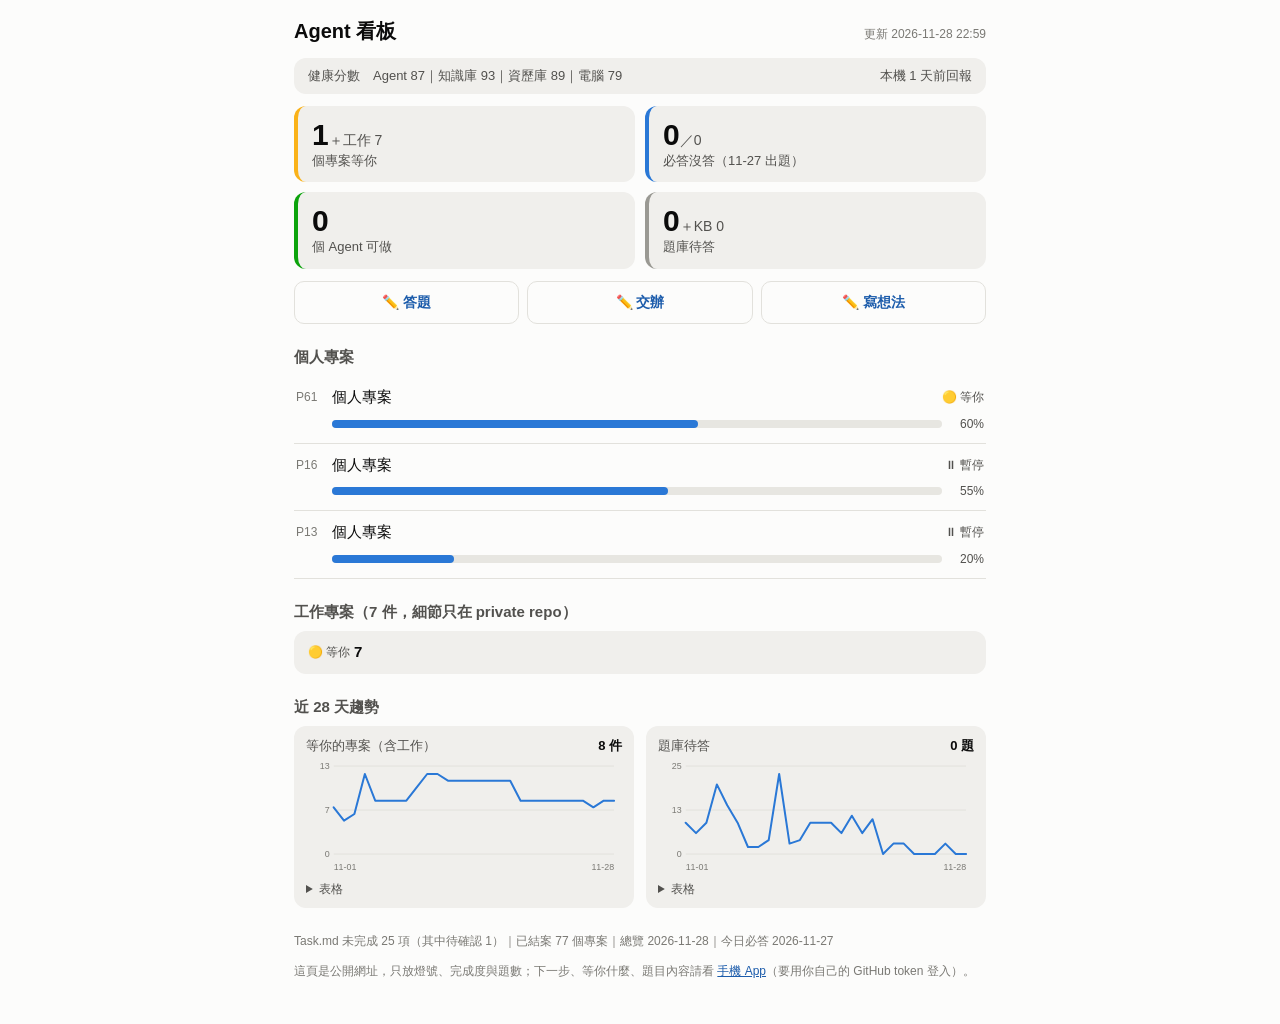
<file: index.html>
<!doctype html>
<html lang="zh-Hant">
<head>
<meta charset="utf-8">
<meta name="viewport" content="width=device-width, initial-scale=1, viewport-fit=cover">
<meta name="robots" content="noindex, nofollow, noarchive">
<meta name="theme-color" content="#fcfcfb" media="(prefers-color-scheme: light)">
<meta name="theme-color" content="#1a1a19" media="(prefers-color-scheme: dark)">
<meta name="apple-mobile-web-app-capable" content="yes">
<title>Agent 看板</title>
<style>
.viz-root{color-scheme:light;--surface-1:#fcfcfb;--surface-2:#f0efec;--line:#e2e1dc;--text-primary:#0b0b0b;--text-secondary:#52514e;--text-muted:#7a7974;
--series-1:#2a78d6;--track:#e7e6e1;--good:#0ca30c;--warning:#fab219;--serious:#ec835a;--neutral:#9a9993;--link:#1c5cab}
@media (prefers-color-scheme: dark){.viz-root{color-scheme:dark;--surface-1:#1a1a19;--surface-2:#262624;--line:#383835;--text-primary:#ffffff;--text-secondary:#c3c2b7;--text-muted:#9a998f;
--series-1:#3987e5;--track:#383835;--neutral:#8a8983;--link:#86b6ef}}
*{box-sizing:border-box}
body{margin:0;background:var(--surface-1);color:var(--text-primary);font:15px/1.5 -apple-system,"PingFang TC","Noto Sans TC","Microsoft JhengHei",sans-serif}
main{max-width:720px;margin:0 auto;padding:16px 14px calc(32px + env(safe-area-inset-bottom))}
header{display:flex;justify-content:space-between;align-items:baseline;gap:8px}
h1{font-size:20px;margin:0} h2{font-size:15px;color:var(--text-secondary);margin:22px 0 8px;font-weight:600}
.muted{color:var(--text-muted)} .small{font-size:12px}
.tiles{display:grid;grid-template-columns:repeat(2,1fr);gap:10px;margin-top:12px}
.tile{display:block;text-decoration:none;color:inherit;background:var(--surface-2);border-radius:12px;padding:12px 14px;border-left:4px solid var(--neutral)}
.tile.wait{border-left-color:var(--warning)} .tile.agent{border-left-color:var(--good)} .tile.q{border-left-color:var(--series-1)}
.big{font-size:30px;font-weight:700;line-height:1.1;font-variant-numeric:tabular-nums} .big small{font-size:14px;font-weight:500;color:var(--text-secondary)}
.lbl{font-size:13px;color:var(--text-secondary)}
.actions{display:grid;grid-template-columns:repeat(3,1fr);gap:8px;margin-top:12px}
.actions a{text-align:center;padding:10px 4px;border-radius:10px;border:1px solid var(--line);color:var(--link);text-decoration:none;font-size:14px;font-weight:600}
ul{list-style:none;margin:0;padding:0}
.proj{padding:10px 2px;border-bottom:1px solid var(--line)}
.head{display:flex;align-items:center;gap:8px}
.pid{font-size:12px;color:var(--text-muted);font-variant-numeric:tabular-nums;min-width:28px}
.name{flex:1;min-width:0;overflow:hidden;text-overflow:ellipsis;white-space:nowrap}
.chip{display:inline-flex;align-items:center;gap:3px;font-size:12px;color:var(--text-secondary);white-space:nowrap}
.chip i{font-style:normal}
.meter{display:flex;align-items:center;gap:8px;margin:6px 0 0 36px}
.bar{flex:1;height:8px;background:var(--track);border-radius:4px;overflow:hidden}
.bar span{display:block;height:100%;background:var(--series-1);border-radius:0 4px 4px 0}
.pct{font-size:12px;color:var(--text-secondary);min-width:34px;text-align:right;font-variant-numeric:tabular-nums}
.work{display:flex;flex-wrap:wrap;align-items:center;gap:6px 4px;background:var(--surface-2);border-radius:12px;padding:10px 14px}
.work .cnt{font-weight:700;margin-right:12px}
.charts{display:grid;grid-template-columns:1fr;gap:12px}
@media (min-width:600px){.charts{grid-template-columns:1fr 1fr}}
.chart{margin:0;background:var(--surface-2);border-radius:12px;padding:10px 12px}
.chart figcaption{font-size:13px;color:var(--text-secondary);display:flex;justify-content:space-between}
.chart figcaption b{color:var(--text-primary);font-variant-numeric:tabular-nums}
.plot{position:relative} svg{width:100%;height:120px;display:block;touch-action:pan-y}
.grid{stroke:var(--line);stroke-width:1;vector-effect:non-scaling-stroke}
.axis{fill:var(--text-muted);font-size:9px}
.line{fill:none;stroke:var(--series-1);stroke-width:2;stroke-linejoin:round;stroke-linecap:round;vector-effect:non-scaling-stroke}
.dot1{fill:var(--series-1)}
.cross{stroke:var(--text-muted);stroke-width:1;stroke-dasharray:2 2;vector-effect:non-scaling-stroke}
.hover{fill:var(--series-1);stroke:var(--surface-2);stroke-width:2}
.hit{fill:transparent}
.tip{position:absolute;top:0;transform:translateX(-50%);background:var(--text-primary);color:var(--surface-1);font-size:12px;padding:2px 8px;border-radius:6px;pointer-events:none;white-space:nowrap}
details{margin-top:4px;font-size:12px;color:var(--text-secondary)} table{border-collapse:collapse;margin-top:4px} td,th{padding:1px 10px 1px 0;text-align:left}
.warn{margin-top:12px;padding:10px 14px;border-radius:12px;border:2px solid var(--serious);font-size:13px}
.warn ul{margin:4px 0 0;padding-left:18px;list-style:disc}
.health{display:flex;flex-wrap:wrap;justify-content:space-between;gap:4px 12px;margin-top:12px;padding:8px 14px;border-radius:12px;background:var(--surface-2);font-size:13px;color:var(--text-secondary)}
.health .hb-warn{color:var(--serious);font-weight:600}
footer{margin-top:24px;font-size:12px;color:var(--text-muted)}
footer a{color:var(--link)}
</style>
</head>
<body class="viz-root">
<main>
<header><h1>Agent 看板</h1><span class="muted small">更新 2026-11-28 22:59</span></header>


<div class="health"><span>健康分數　Agent 87｜知識庫 93｜資歷庫 89｜電腦 79</span><span class="hb">本機 1 天前回報</span></div>
<div class="tiles"><a class="tile wait" href="app/?tab=projects"><div class="big">1<small>＋工作 7</small></div><div class="lbl">個專案等你</div></a><a class="tile q" href="app/?tab=todo"><div class="big">0<small>／0</small></div><div class="lbl">必答沒答（11-27 出題）</div></a><a class="tile agent" href="app/?tab=projects"><div class="big">0</div><div class="lbl">個 Agent 可做</div></a><a class="tile n" href="app/?tab=todo"><div class="big">0<small>＋KB 0</small></div><div class="lbl">題庫待答</div></a></div>

<div class="actions">
  <a href="app/?tab=todo">✏️ 答題</a>
  <a href="app/?tab=home">✏️ 交辦</a>
  <a href="app/?tab=chat">✏️ 寫想法</a>
</div>

<section>
<h2>個人專案</h2>
<ul><li class="proj wait"><div class="head"><span class="pid">P61</span><span class="name">個人專案</span><span class="chip wait"><i aria-hidden="true">🟡</i>等你</span></div><div class="meter"><div class="bar" role="img" aria-label="完成度 60%"><span style="width:60%"></span></div><div class="pct">60%</div></div></li><li class="proj pause"><div class="head"><span class="pid">P16</span><span class="name">個人專案</span><span class="chip pause"><i aria-hidden="true">⏸</i>暫停</span></div><div class="meter"><div class="bar" role="img" aria-label="完成度 55%"><span style="width:55%"></span></div><div class="pct">55%</div></div></li><li class="proj pause"><div class="head"><span class="pid">P13</span><span class="name">個人專案</span><span class="chip pause"><i aria-hidden="true">⏸</i>暫停</span></div><div class="meter"><div class="bar" role="img" aria-label="完成度 20%"><span style="width:20%"></span></div><div class="pct">20%</div></div></li></ul>
</section>

<section>
<h2>工作專案（7 件，細節只在 private repo）</h2>
<div class="work"><span class="chip wait"><i aria-hidden="true">🟡</i>等你</span><span class="cnt">7</span></div>
</section>

<section><h2>近 28 天趨勢</h2><div class="charts"><figure class="chart" id="t-wait">
  <figcaption>等你的專案（含工作）<b>8 件</b></figcaption>
  <div class="plot">
    <svg viewBox="0 0 320 120" preserveAspectRatio="none" data-points='[{&quot;d&quot;: &quot;11-01&quot;, &quot;v&quot;: 7}, {&quot;d&quot;: &quot;11-02&quot;, &quot;v&quot;: 5}, {&quot;d&quot;: &quot;11-03&quot;, &quot;v&quot;: 6}, {&quot;d&quot;: &quot;11-04&quot;, &quot;v&quot;: 12}, {&quot;d&quot;: &quot;11-05&quot;, &quot;v&quot;: 8}, {&quot;d&quot;: &quot;11-06&quot;, &quot;v&quot;: 8}, {&quot;d&quot;: &quot;11-07&quot;, &quot;v&quot;: 8}, {&quot;d&quot;: &quot;11-08&quot;, &quot;v&quot;: 8}, {&quot;d&quot;: &quot;11-09&quot;, &quot;v&quot;: 10}, {&quot;d&quot;: &quot;11-10&quot;, &quot;v&quot;: 12}, {&quot;d&quot;: &quot;11-11&quot;, &quot;v&quot;: 12}, {&quot;d&quot;: &quot;11-12&quot;, &quot;v&quot;: 11}, {&quot;d&quot;: &quot;11-13&quot;, &quot;v&quot;: 11}, {&quot;d&quot;: &quot;11-14&quot;, &quot;v&quot;: 11}, {&quot;d&quot;: &quot;11-15&quot;, &quot;v&quot;: 11}, {&quot;d&quot;: &quot;11-16&quot;, &quot;v&quot;: 11}, {&quot;d&quot;: &quot;11-17&quot;, &quot;v&quot;: 11}, {&quot;d&quot;: &quot;11-18&quot;, &quot;v&quot;: 11}, {&quot;d&quot;: &quot;11-19&quot;, &quot;v&quot;: 8}, {&quot;d&quot;: &quot;11-20&quot;, &quot;v&quot;: 8}, {&quot;d&quot;: &quot;11-21&quot;, &quot;v&quot;: 8}, {&quot;d&quot;: &quot;11-22&quot;, &quot;v&quot;: 8}, {&quot;d&quot;: &quot;11-23&quot;, &quot;v&quot;: 8}, {&quot;d&quot;: &quot;11-24&quot;, &quot;v&quot;: 8}, {&quot;d&quot;: &quot;11-25&quot;, &quot;v&quot;: 8}, {&quot;d&quot;: &quot;11-26&quot;, &quot;v&quot;: 7}, {&quot;d&quot;: &quot;11-27&quot;, &quot;v&quot;: 8}, {&quot;d&quot;: &quot;11-28&quot;, &quot;v&quot;: 8}]'
         data-x0="28" data-x1="312" data-yt="10" data-yb="98" data-ymax="13.2" data-unit=" 件">
      <line class="grid" x1="28" x2="312" y1="98.0" y2="98.0"/><text class="axis" x="24" y="101.0" text-anchor="end">0</text><line class="grid" x1="28" x2="312" y1="54.0" y2="54.0"/><text class="axis" x="24" y="57.0" text-anchor="end">7</text><line class="grid" x1="28" x2="312" y1="10.0" y2="10.0"/><text class="axis" x="24" y="13.0" text-anchor="end">13</text><text class="axis" x="28" y="114">11-01</text><text class="axis" x="312" y="114" text-anchor="end">11-28</text><polyline class="line" points="28.0,51.3 38.5,64.7 49.0,58.0 59.6,18.0 70.1,44.7 80.6,44.7 91.1,44.7 101.6,44.7 112.1,31.3 122.7,18.0 133.2,18.0 143.7,24.7 154.2,24.7 164.7,24.7 175.3,24.7 185.8,24.7 196.3,24.7 206.8,24.7 217.3,44.7 227.9,44.7 238.4,44.7 248.9,44.7 259.4,44.7 269.9,44.7 280.4,44.7 291.0,51.3 301.5,44.7 312.0,44.7"/>
      <line class="cross" y1="10" y2="98" x1="-9" x2="-9"/>
      <circle class="hover" r="4" cx="-9" cy="-9"/>
      <rect class="hit" x="0" y="0" width="320" height="120"/>
    </svg>
    <div class="tip" hidden></div>
  </div>
  <details><summary>表格</summary><table><tr><th>日期</th><th>等你的專案（含工作）</th></tr><tr><td>11-01</td><td>7</td></tr><tr><td>11-02</td><td>5</td></tr><tr><td>11-03</td><td>6</td></tr><tr><td>11-04</td><td>12</td></tr><tr><td>11-05</td><td>8</td></tr><tr><td>11-06</td><td>8</td></tr><tr><td>11-07</td><td>8</td></tr><tr><td>11-08</td><td>8</td></tr><tr><td>11-09</td><td>10</td></tr><tr><td>11-10</td><td>12</td></tr><tr><td>11-11</td><td>12</td></tr><tr><td>11-12</td><td>11</td></tr><tr><td>11-13</td><td>11</td></tr><tr><td>11-14</td><td>11</td></tr><tr><td>11-15</td><td>11</td></tr><tr><td>11-16</td><td>11</td></tr><tr><td>11-17</td><td>11</td></tr><tr><td>11-18</td><td>11</td></tr><tr><td>11-19</td><td>8</td></tr><tr><td>11-20</td><td>8</td></tr><tr><td>11-21</td><td>8</td></tr><tr><td>11-22</td><td>8</td></tr><tr><td>11-23</td><td>8</td></tr><tr><td>11-24</td><td>8</td></tr><tr><td>11-25</td><td>8</td></tr><tr><td>11-26</td><td>7</td></tr><tr><td>11-27</td><td>8</td></tr><tr><td>11-28</td><td>8</td></tr></table></details>
</figure><figure class="chart" id="t-bank">
  <figcaption>題庫待答<b>0 題</b></figcaption>
  <div class="plot">
    <svg viewBox="0 0 320 120" preserveAspectRatio="none" data-points='[{&quot;d&quot;: &quot;11-01&quot;, &quot;v&quot;: 9}, {&quot;d&quot;: &quot;11-02&quot;, &quot;v&quot;: 6}, {&quot;d&quot;: &quot;11-03&quot;, &quot;v&quot;: 9}, {&quot;d&quot;: &quot;11-04&quot;, &quot;v&quot;: 20}, {&quot;d&quot;: &quot;11-05&quot;, &quot;v&quot;: 14}, {&quot;d&quot;: &quot;11-06&quot;, &quot;v&quot;: 9}, {&quot;d&quot;: &quot;11-07&quot;, &quot;v&quot;: 2}, {&quot;d&quot;: &quot;11-08&quot;, &quot;v&quot;: 2}, {&quot;d&quot;: &quot;11-09&quot;, &quot;v&quot;: 4}, {&quot;d&quot;: &quot;11-10&quot;, &quot;v&quot;: 23}, {&quot;d&quot;: &quot;11-11&quot;, &quot;v&quot;: 3}, {&quot;d&quot;: &quot;11-12&quot;, &quot;v&quot;: 4}, {&quot;d&quot;: &quot;11-13&quot;, &quot;v&quot;: 9}, {&quot;d&quot;: &quot;11-14&quot;, &quot;v&quot;: 9}, {&quot;d&quot;: &quot;11-15&quot;, &quot;v&quot;: 9}, {&quot;d&quot;: &quot;11-16&quot;, &quot;v&quot;: 6}, {&quot;d&quot;: &quot;11-17&quot;, &quot;v&quot;: 11}, {&quot;d&quot;: &quot;11-18&quot;, &quot;v&quot;: 6}, {&quot;d&quot;: &quot;11-19&quot;, &quot;v&quot;: 10}, {&quot;d&quot;: &quot;11-20&quot;, &quot;v&quot;: 0}, {&quot;d&quot;: &quot;11-21&quot;, &quot;v&quot;: 3}, {&quot;d&quot;: &quot;11-22&quot;, &quot;v&quot;: 3}, {&quot;d&quot;: &quot;11-23&quot;, &quot;v&quot;: 0}, {&quot;d&quot;: &quot;11-24&quot;, &quot;v&quot;: 0}, {&quot;d&quot;: &quot;11-25&quot;, &quot;v&quot;: 0}, {&quot;d&quot;: &quot;11-26&quot;, &quot;v&quot;: 3}, {&quot;d&quot;: &quot;11-27&quot;, &quot;v&quot;: 0}, {&quot;d&quot;: &quot;11-28&quot;, &quot;v&quot;: 0}]'
         data-x0="28" data-x1="312" data-yt="10" data-yb="98" data-ymax="25.3" data-unit=" 題">
      <line class="grid" x1="28" x2="312" y1="98.0" y2="98.0"/><text class="axis" x="24" y="101.0" text-anchor="end">0</text><line class="grid" x1="28" x2="312" y1="54.0" y2="54.0"/><text class="axis" x="24" y="57.0" text-anchor="end">13</text><line class="grid" x1="28" x2="312" y1="10.0" y2="10.0"/><text class="axis" x="24" y="13.0" text-anchor="end">25</text><text class="axis" x="28" y="114">11-01</text><text class="axis" x="312" y="114" text-anchor="end">11-28</text><polyline class="line" points="28.0,66.7 38.5,77.1 49.0,66.7 59.6,28.4 70.1,49.3 80.6,66.7 91.1,91.0 101.6,91.0 112.1,84.1 122.7,18.0 133.2,87.6 143.7,84.1 154.2,66.7 164.7,66.7 175.3,66.7 185.8,77.1 196.3,59.7 206.8,77.1 217.3,63.2 227.9,98.0 238.4,87.6 248.9,87.6 259.4,98.0 269.9,98.0 280.4,98.0 291.0,87.6 301.5,98.0 312.0,98.0"/>
      <line class="cross" y1="10" y2="98" x1="-9" x2="-9"/>
      <circle class="hover" r="4" cx="-9" cy="-9"/>
      <rect class="hit" x="0" y="0" width="320" height="120"/>
    </svg>
    <div class="tip" hidden></div>
  </div>
  <details><summary>表格</summary><table><tr><th>日期</th><th>題庫待答</th></tr><tr><td>11-01</td><td>9</td></tr><tr><td>11-02</td><td>6</td></tr><tr><td>11-03</td><td>9</td></tr><tr><td>11-04</td><td>20</td></tr><tr><td>11-05</td><td>14</td></tr><tr><td>11-06</td><td>9</td></tr><tr><td>11-07</td><td>2</td></tr><tr><td>11-08</td><td>2</td></tr><tr><td>11-09</td><td>4</td></tr><tr><td>11-10</td><td>23</td></tr><tr><td>11-11</td><td>3</td></tr><tr><td>11-12</td><td>4</td></tr><tr><td>11-13</td><td>9</td></tr><tr><td>11-14</td><td>9</td></tr><tr><td>11-15</td><td>9</td></tr><tr><td>11-16</td><td>6</td></tr><tr><td>11-17</td><td>11</td></tr><tr><td>11-18</td><td>6</td></tr><tr><td>11-19</td><td>10</td></tr><tr><td>11-20</td><td>0</td></tr><tr><td>11-21</td><td>3</td></tr><tr><td>11-22</td><td>3</td></tr><tr><td>11-23</td><td>0</td></tr><tr><td>11-24</td><td>0</td></tr><tr><td>11-25</td><td>0</td></tr><tr><td>11-26</td><td>3</td></tr><tr><td>11-27</td><td>0</td></tr><tr><td>11-28</td><td>0</td></tr></table></details>
</figure></div></section>

<footer>
<p>Task.md 未完成 25 項（其中待確認 1）｜已結案 77 個專案｜總覽 2026-11-28｜今日必答 2026-11-27</p>
<p>這頁是公開網址，只放燈號、完成度與題數；下一步、等你什麼、題目內容請看 <a href="app/?tab=projects">手機 App</a>（要用你自己的 GitHub token 登入）。</p>
</footer>
</main>
<script>
document.querySelectorAll('.chart svg').forEach(function(svg){
  var pts=JSON.parse(svg.dataset.points), x0=+svg.dataset.x0, x1=+svg.dataset.x1, yt=+svg.dataset.yt, yb=+svg.dataset.yb, ymax=+svg.dataset.ymax, unit=svg.dataset.unit;
  var cross=svg.querySelector('.cross'), dot=svg.querySelector('.hover'), tip=svg.parentNode.querySelector('.tip');
  function show(ev){
    var r=svg.getBoundingClientRect(), vx=(ev.clientX-r.left)/r.width*320;
    var i=Math.round((vx-x0)/(x1-x0)*(pts.length-1)); i=Math.max(0,Math.min(pts.length-1,i));
    var p=pts[i], cx=x0+(x1-x0)*i/(pts.length-1);
    cross.setAttribute('x1',cx); cross.setAttribute('x2',cx);
    if(p.v===null){dot.setAttribute('cx',-9); tip.textContent=p.d+'：無資料';}
    else{dot.setAttribute('cx',cx); dot.setAttribute('cy',yt+(yb-yt)*(1-p.v/ymax)); tip.textContent=p.d+'：'+p.v+unit;}
    tip.hidden=false; tip.style.left=(cx/320*r.width)+'px';
  }
  function hide(){cross.setAttribute('x1',-9);cross.setAttribute('x2',-9);dot.setAttribute('cx',-9);tip.hidden=true;}
  svg.addEventListener('pointermove',show); svg.addEventListener('pointerdown',show); svg.addEventListener('pointerleave',hide);
});
</script>
</body>
</html>
</file>
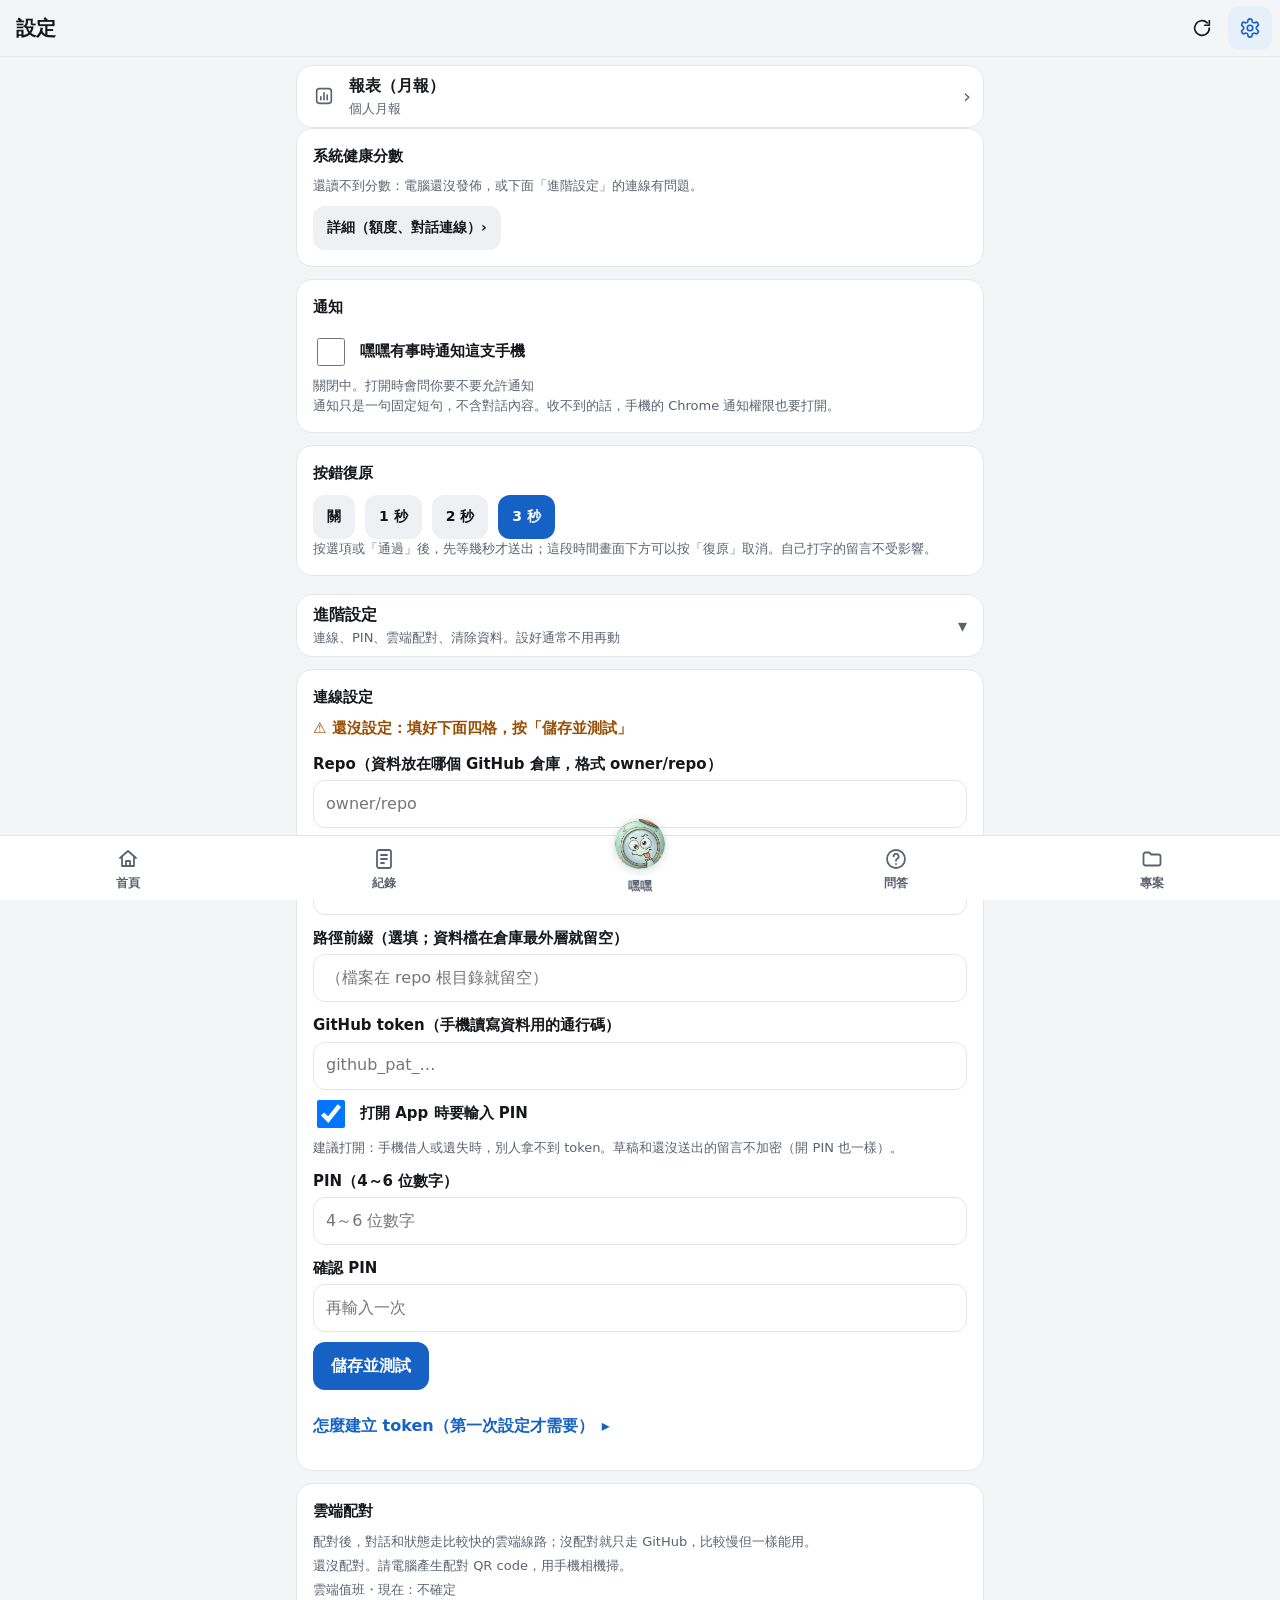
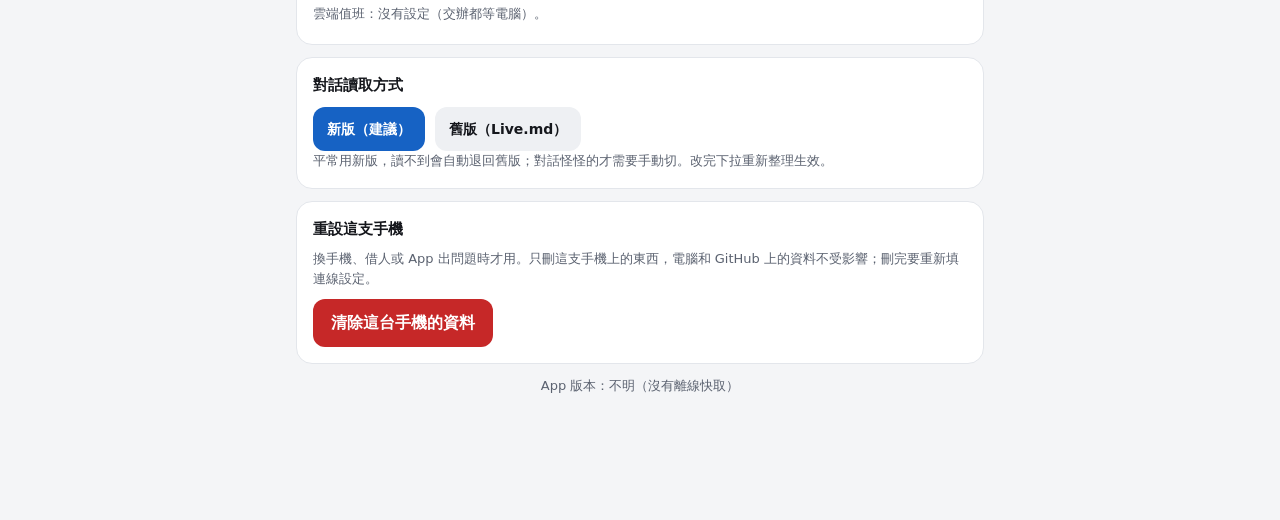
<file: app/index.html>
<!doctype html>
<html lang="zh-Hant-TW">
<head>
<meta charset="utf-8">
<meta http-equiv="Content-Security-Policy" content="default-src 'self'; connect-src https://api.github.com https://*.trycloudflare.com https://cloud-relay.heihei-relay-7vf1.workers.dev; img-src 'self' data:; style-src 'self'; script-src 'self'; base-uri 'none'; form-action 'none'">
<meta name="viewport" content="width=device-width, initial-scale=1, viewport-fit=cover, interactive-widget=resizes-content">
<meta name="robots" content="noindex,nofollow">
<meta name="color-scheme" content="light dark">
<meta name="theme-color" content="#f4f5f7" media="(prefers-color-scheme: light)">
<meta name="theme-color" content="#0f1013" media="(prefers-color-scheme: dark)">
<title>Agent</title>
<link rel="manifest" href="manifest.webmanifest">
<link rel="icon" type="image/png" href="icons/icon-192.png">
<link rel="apple-touch-icon" href="icons/apple-touch-icon.png">
<link rel="stylesheet" href="style.css">
</head>
<body>
<header class="top">
  <button id="btn-back" class="btn small ghost" type="button" aria-label="返回上一個主要頁" hidden><svg class="i" viewBox="0 0 24 24" aria-hidden="true"><path d="M15 5l-7 7 7 7"/></svg><span class="bl">返回</span></button>
  <h1 id="title">首頁</h1>
  <button id="remote-chip" class="remotechip off" type="button" aria-expanded="false" aria-controls="remote-card" aria-label="遠端狀態" hidden>關</button>
  <span id="updated" class="updated"></span>
  <button id="btn-refresh" class="btn small ghost ibtn" type="button" aria-label="重新整理"><svg class="i" viewBox="0 0 24 24" aria-hidden="true"><path d="M20 12a8 8 0 1 1-2.3-5.6"/><path d="M20 4v5h-5"/></svg></button>
  <button id="btn-more" class="btn small ghost ibtn" type="button" aria-label="設定"><svg class="i" viewBox="0 0 24 24" aria-hidden="true"><path d="M12.22 2h-.44a2 2 0 0 0-2 2v.18a2 2 0 0 1-1 1.73l-.43.25a2 2 0 0 1-2 0l-.15-.08a2 2 0 0 0-2.73.73l-.22.38a2 2 0 0 0 .73 2.73l.15.1a2 2 0 0 1 1 1.72v.51a2 2 0 0 1-1 1.74l-.15.09a2 2 0 0 0-.73 2.73l.22.38a2 2 0 0 0 2.73.73l.15-.08a2 2 0 0 1 2 0l.43.25a2 2 0 0 1 1 1.73V20a2 2 0 0 0 2 2h.44a2 2 0 0 0 2-2v-.18a2 2 0 0 1 1-1.73l.43-.25a2 2 0 0 1 2 0l.15.08a2 2 0 0 0 2.73-.73l.22-.39a2 2 0 0 0-.73-2.73l-.15-.08a2 2 0 0 1-1-1.74v-.5a2 2 0 0 1 1-1.74l.15-.09a2 2 0 0 0 .73-2.73l-.22-.38a2 2 0 0 0-2.73-.73l-.15.08a2 2 0 0 1-2 0l-.43-.25a2 2 0 0 1-1-1.73V4a2 2 0 0 0-2-2z"/><circle cx="12" cy="12" r="3"/></svg></button>
  <div id="remote-card" class="remotecard" hidden></div>
</header>
<div id="ptr" class="ptr" hidden>下拉重新整理</div>
<div id="banner" class="banner" hidden></div>
<button id="update" class="banner update" type="button" hidden>有新版本，點這裡更新</button>
<main id="view"></main>
<button id="sendpill" class="sendpill" type="button" hidden aria-live="polite"></button>
<div id="toast" class="toast" role="status" aria-live="polite" hidden></div>
<div id="undobar" class="undobar" role="status" aria-live="polite" hidden><span class="ub-text"></span><button class="ub-btn" type="button">復原</button><i class="ub-prog" aria-hidden="true"></i></div>
<nav class="tabs" id="tabs">
  <button type="button" data-tab="home"><span class="ico"><svg class="i" viewBox="0 0 24 24" aria-hidden="true"><path d="M4 11 12 4l8 7"/><path d="M6 9.5V19h12V9.5"/><path d="M10 19v-5h4v5"/></svg></span><span class="lbl">首頁</span></button>
  <button type="button" data-tab="record"><span class="ico"><svg class="i" viewBox="0 0 24 24" aria-hidden="true"><rect x="5" y="3" width="14" height="18" rx="2"/><path d="M9 8h6M9 12h6M9 16h3"/></svg></span><span class="lbl">紀錄</span></button>
  <button type="button" data-tab="chat" class="center"><span class="cico"></span><span class="lbl"></span></button>
  <button type="button" data-tab="todo"><span class="ico"><svg class="i" viewBox="0 0 24 24" aria-hidden="true"><circle cx="12" cy="12" r="9"/><path d="M9.6 9.4a2.5 2.5 0 1 1 3.6 2.3c-.7.4-1.2.9-1.2 1.7v.4"/><path d="M12 17h.01"/></svg></span><span class="lbl">問題</span></button>
  <button type="button" data-tab="tasks"><span class="ico"><svg class="i" viewBox="0 0 24 24" aria-hidden="true"><rect x="4" y="4" width="16" height="16" rx="4"/><path d="m8.5 12.3 2.4 2.4 4.6-4.9"/></svg></span><span class="lbl">任務</span></button>
</nav>
<!-- P66：線條圖示（app.js 用 lib/icons.js 的 icon() cloneNode 取用；不用 innerHTML、不連外部） -->
<template id="icons">
  <svg class="i" data-i="folder" viewBox="0 0 24 24" aria-hidden="true"><path d="M3.5 7.5a2 2 0 0 1 2-2h3.8l2 2h7.2a2 2 0 0 1 2 2v7a2 2 0 0 1-2 2h-13a2 2 0 0 1-2-2z"/></svg>
  <svg class="i" data-i="dots" viewBox="0 0 24 24" aria-hidden="true"><circle cx="5.5" cy="12" r="1.6"/><circle cx="12" cy="12" r="1.6"/><circle cx="18.5" cy="12" r="1.6"/></svg>
  <svg class="i" data-i="bell" viewBox="0 0 24 24" aria-hidden="true"><path d="M6.5 16.5V11a5.5 5.5 0 0 1 11 0v5.5l1.5 1.5H5z"/><path d="M10 20.5h4"/></svg>
  <svg class="i" data-i="chart" viewBox="0 0 24 24" aria-hidden="true"><rect x="4" y="4" width="16" height="16" rx="3"/><path d="M8.5 16v-3M12 16V8.5M15.5 16v-5"/></svg>
  <svg class="i" data-i="pen" viewBox="0 0 24 24" aria-hidden="true"><path d="M4.5 19.5h4l10-10-4-4-10 10z"/><path d="M13 7l4 4"/></svg>
  <svg class="i" data-i="pulse" viewBox="0 0 24 24" aria-hidden="true"><path d="M3 12h4l2.5-6 5 12 2.5-6h4"/></svg>
  <svg class="i" data-i="heart" viewBox="0 0 24 24" aria-hidden="true"><path d="M12 19.5s-7-4.3-7-9.7A3.8 3.8 0 0 1 12 7.6a3.8 3.8 0 0 1 7 2.2c0 5.4-7 9.7-7 9.7z"/></svg>
  <svg class="i" data-i="gear" viewBox="0 0 24 24" aria-hidden="true"><circle cx="12" cy="12" r="3.2"/><path d="M12 3v2.5M12 18.5V21M3 12h2.5M18.5 12H21M5.6 5.6l1.8 1.8M16.6 16.6l1.8 1.8M5.6 18.4l1.8-1.8M16.6 7.4l1.8-1.8"/></svg>
  <svg class="i" data-i="doc" viewBox="0 0 24 24" aria-hidden="true"><path d="M7 3.5h7l4 4V20a.5.5 0 0 1-.5.5h-10.5a.5.5 0 0 1-.5-.5V4a.5.5 0 0 1 .5-.5z"/><path d="M14 3.5V8h4M9 12h6M9 15.5h6"/></svg>
  <svg class="i" data-i="chev" viewBox="0 0 24 24" aria-hidden="true"><path d="M9.5 6l6 6-6 6"/></svg>
</template>
<script type="module" src="app.js"></script>
</body>
</html>
</file>
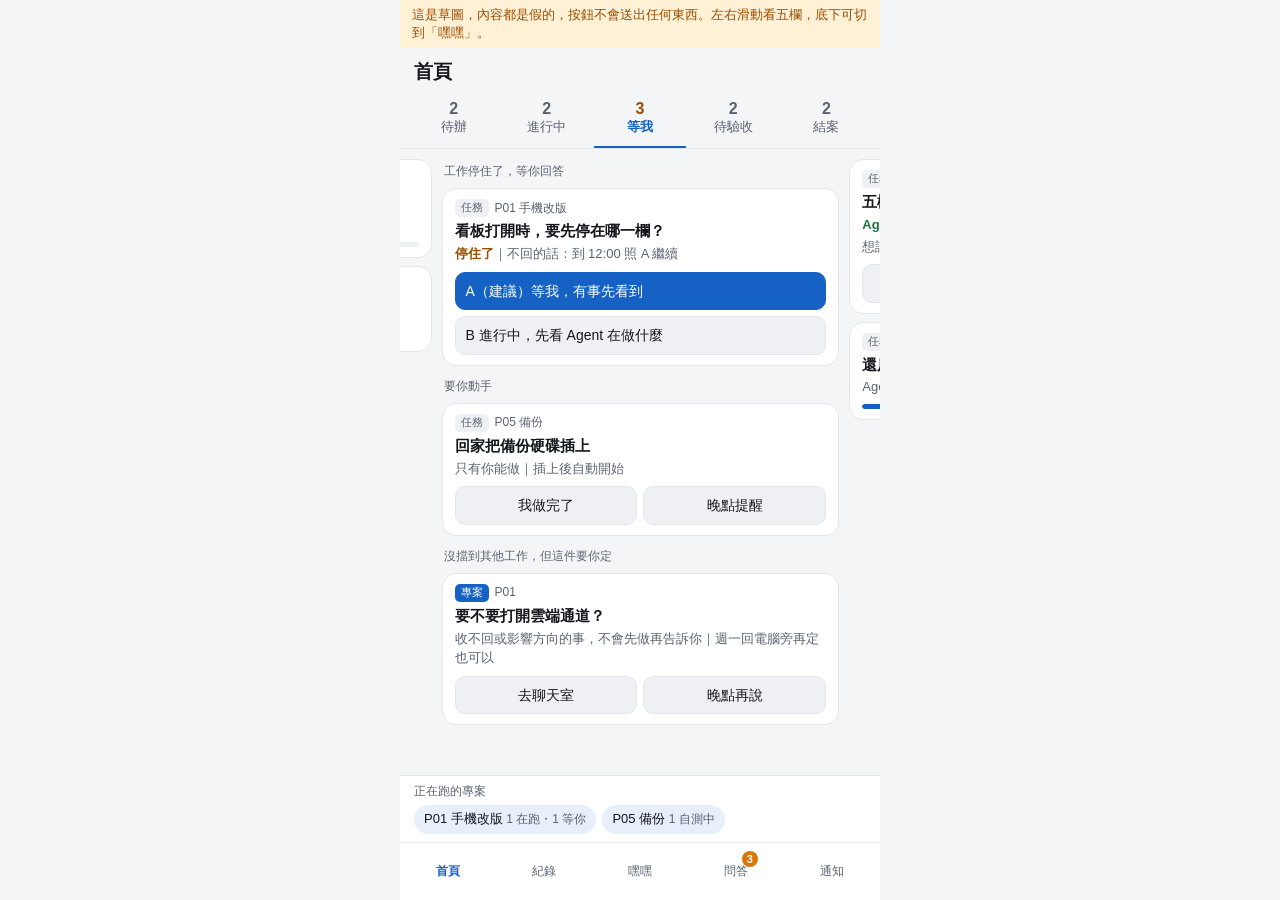
<file: app/mock/kanban.html>
<!doctype html>
<html lang="zh-Hant">
<head>
<meta charset="utf-8">
<meta name="viewport" content="width=device-width, initial-scale=1, viewport-fit=cover">
<meta name="robots" content="noindex">
<title>首頁看板草圖</title>
<style>
:root {
  --bg: #f4f5f7; --card: #fff; --card2: #eef0f3; --line: #e3e6eb; --text: #15171c; --muted: #5b6270;
  --accent: #1662c4; --accent-soft: #e7effb; --on-accent: #fff; --ok: #2a9d62; --ok-text: #1c7346;
  --warn: #d97706; --warn-text: #9a4d00; --warn-soft: #fff1d6; --you: #e7effb; --r: 14px; --nav: 58px;
}
@media (prefers-color-scheme: dark) {
  :root { --bg: #0f1013; --card: #17191d; --card2: #1f2227; --line: #2a2e35; --text: #e8eaee; --muted: #9aa1ad;
    --accent: #5aa9ff; --accent-soft: #1b2a3f; --on-accent: #07101d; --ok-text: #6fd19f; --warn-text: #f5b65c; --warn-soft: #33260f; --you: #1b2a3f; }
}
* { box-sizing: border-box; -webkit-tap-highlight-color: transparent; }
html, body { height: 100%; margin: 0; }
body { background: var(--bg); color: var(--text); font: 15px/1.45 -apple-system, "Noto Sans TC", "PingFang TC", "Microsoft JhengHei", sans-serif; overscroll-behavior: none; }
button { font: inherit; color: inherit; background: none; border: 0; padding: 0; cursor: pointer; }
.app { max-width: 480px; margin: 0 auto; height: 100dvh; display: flex; flex-direction: column; position: relative; overflow: hidden; }
.note { background: var(--warn-soft); color: var(--warn-text); font-size: 12.5px; padding: 6px 12px; flex: none; }
.screen { flex: 1; min-height: 0; display: none; flex-direction: column; }
.screen.on { display: flex; }
h1 { font-size: 19px; margin: 0; padding: 10px 14px 6px; flex: none; }

/* 欄位分頁 */
.tabs { display: flex; gap: 2px; padding: 0 8px; border-bottom: 1px solid var(--line); flex: none; }
.tab { flex: 1; padding: 8px 0 9px; font-size: 13px; color: var(--muted); border-bottom: 2.5px solid transparent; white-space: nowrap; text-align: center; }
.tab b { display: block; font-size: 16px; line-height: 1.15; font-weight: 650; }
.tab.on { color: var(--accent); border-color: var(--accent); font-weight: 600; }
.tab.me b { color: var(--warn-text); }

/* 看板：左右滑，一次看一欄，露出下一欄的邊 */
.board { flex: 1; min-height: 0; display: flex; gap: 10px; overflow-x: auto; scroll-snap-type: x mandatory; padding: 10px 14px; scrollbar-width: none; }
.board::-webkit-scrollbar { display: none; }
.col { flex: 0 0 88%; scroll-snap-align: center; overflow-y: auto; display: flex; flex-direction: column; gap: 8px; padding-bottom: 8px; }
.empty { color: var(--muted); text-align: center; padding: 26px 0; font-size: 14px; }

.card { background: var(--card); border: 1px solid var(--line); border-radius: var(--r); padding: 10px 12px; flex: none; }
.meta { display: flex; gap: 6px; align-items: center; font-size: 12px; color: var(--muted); margin-bottom: 3px; flex-wrap: wrap; }
.kind { font-size: 11px; padding: 1px 6px; border-radius: 5px; background: var(--card2); }
.kind.epic { background: var(--accent); color: var(--on-accent); }
.title { font-weight: 600; }
.sub { font-size: 13px; color: var(--muted); margin-top: 3px; }
.bar { height: 5px; background: var(--card2); border-radius: 3px; margin-top: 7px; overflow: hidden; }
.bar i { display: block; height: 100%; background: var(--accent); border-radius: 3px; }
.stop { color: var(--warn-text); font-weight: 600; }
.pass { color: var(--ok-text); font-weight: 600; }
.opts { display: flex; flex-direction: column; gap: 6px; margin-top: 8px; }
.opt { text-align: left; padding: 8px 10px; border: 1px solid var(--line); border-radius: 10px; background: var(--card2); font-size: 14px; }
.opt.rec { background: var(--accent); border-color: var(--accent); color: var(--on-accent); }
.row { display: flex; gap: 6px; margin-top: 8px; }
.row .opt { flex: 1; text-align: center; }
.link { color: var(--accent); font-size: 13px; margin-top: 6px; display: inline-block; }
.group { font-size: 12px; color: var(--muted); padding: 4px 2px 0; }

/* 底部：正在跑的專案 */
.running { flex: none; border-top: 1px solid var(--line); padding: 7px 14px 8px; background: var(--card); }
.running h2 { font-size: 12px; font-weight: 500; color: var(--muted); margin: 0 0 5px; }
.pills { display: flex; gap: 6px; overflow-x: auto; scrollbar-width: none; }
.pill { flex: none; padding: 5px 10px; border-radius: 999px; background: var(--accent-soft); font-size: 13px; }
.pill small { color: var(--muted); font-size: 12px; }

/* 聊天 */
.msgs { flex: 1; min-height: 0; overflow-y: auto; padding: 10px 12px; display: flex; flex-direction: column; gap: 8px; }
.b { max-width: 88%; padding: 8px 11px; border-radius: 14px; font-size: 14.5px; }
.b.me { align-self: flex-end; background: var(--you); }
.b.ai { align-self: flex-start; background: var(--card); border: 1px solid var(--line); }
.b .who { font-size: 12px; color: var(--muted); display: block; margin-bottom: 2px; }
.stuck { font-size: 12.5px; color: var(--warn-text); margin-top: 5px; }
.small { padding: 4px 9px; font-size: 13px; border: 1px solid var(--line); border-radius: 8px; background: var(--card); }
.input { flex: none; display: flex; gap: 6px; align-items: center; padding: 8px 10px; border-top: 1px solid var(--line); background: var(--card); }
.wk { width: 34px; height: 34px; flex: none; border: 1px solid var(--line); border-radius: 10px; font-size: 13px; color: var(--muted); }
.wk.on { background: var(--warn-soft); color: var(--warn-text); border-color: var(--warn); font-weight: 600; }
.fake { flex: 1; height: 36px; border: 1px solid var(--line); border-radius: 18px; color: var(--muted); padding: 7px 13px; font-size: 14px; }
.send { width: 36px; height: 36px; flex: none; border-radius: 50%; background: var(--accent); color: var(--on-accent); }

nav { flex: none; height: var(--nav); display: flex; border-top: 1px solid var(--line); background: var(--card); padding-bottom: env(safe-area-inset-bottom); }
nav button { flex: 1; font-size: 12px; color: var(--muted); position: relative; }
nav button.on { color: var(--accent); font-weight: 600; }
nav i { position: absolute; top: 8px; left: 56%; min-width: 16px; padding: 0 4px; border-radius: 8px; background: var(--warn); color: #fff; font: 600 11px/16px sans-serif; }
.toast { position: absolute; left: 14px; right: 14px; bottom: calc(var(--nav) + 12px); background: var(--text); color: var(--bg); padding: 9px 12px; border-radius: 10px; font-size: 13.5px; opacity: 0; pointer-events: none; transition: opacity .2s; z-index: 5; }
.toast.on { opacity: 1; }
</style>
</head>
<body>
<div class="app">
  <div class="note">這是草圖，內容都是假的，按鈕不會送出任何東西。左右滑動看五欄，底下可切到「嘿嘿」。</div>

  <section class="screen on" id="s-home">
    <h1>首頁</h1>
    <div class="tabs" role="tablist" id="tabs">
      <button class="tab" data-i="0"><b id="n0">2</b>待辦</button>
      <button class="tab" data-i="1"><b id="n1">2</b>進行中</button>
      <button class="tab me" data-i="2"><b id="n2">3</b>等我</button>
      <button class="tab" data-i="3"><b id="n3">2</b>待驗收</button>
      <button class="tab" data-i="4"><b id="n4">2</b>結案</button>
    </div>

    <div class="board" id="board">
      <div class="col" id="c0">
        <div class="card">
          <div class="meta"><span class="kind">任務</span>P01 手機改版</div>
          <div class="title">首頁加上額度小圖</div>
          <div class="sub">你今早交辦，排在「看板」後面</div>
        </div>
        <div class="card">
          <div class="meta"><span class="kind epic">專案</span>P02</div>
          <div class="title">旅遊行程頁</div>
          <div class="sub">還沒拆成任務，輪到時才拆</div>
        </div>
      </div>

      <div class="col" id="c1">
        <div class="card">
          <div class="meta"><span class="kind">任務</span>P01 手機改版<span>·</span>執行員</div>
          <div class="title">首頁改成看板</div>
          <div class="sub">現在：跑測試（第 2／4 步）｜已 18 分，預計 09:30</div>
          <div class="bar"><i style="width:50%"></i></div>
        </div>
        <div class="card">
          <div class="meta"><span class="kind">任務</span>工作</div>
          <div class="title">一件工作</div>
          <div class="sub">細節在電腦｜已 6 分</div>
        </div>
      </div>

      <div class="col" id="c2">
        <div class="group">工作停住了，等你回答</div>
        <div class="card" id="askcard">
          <div class="meta"><span class="kind">任務</span>P01 手機改版</div>
          <div class="title">看板打開時，要先停在哪一欄？</div>
          <div class="sub"><span class="stop">停住了</span>｜不回的話：到 12:00 照 A 繼續</div>
          <div class="opts">
            <button class="opt rec" data-ans="A">A（建議）等我，有事先看到</button>
            <button class="opt" data-ans="B">B 進行中，先看 Agent 在做什麼</button>
          </div>
        </div>
        <div class="group">要你動手</div>
        <div class="card">
          <div class="meta"><span class="kind">任務</span>P05 備份</div>
          <div class="title">回家把備份硬碟插上</div>
          <div class="sub">只有你能做｜插上後自動開始</div>
          <div class="row"><button class="opt" data-toast="假的：會標成「我做完了」">我做完了</button><button class="opt" data-toast="假的：會改提醒時間">晚點提醒</button></div>
        </div>
        <div class="group">沒擋到其他工作，但這件要你定</div>
        <div class="card">
          <div class="meta"><span class="kind epic">專案</span>P01</div>
          <div class="title">要不要打開雲端通道？</div>
          <div class="sub">收不回或影響方向的事，不會先做再告訴你｜週一回電腦旁再定也可以</div>
          <div class="row"><button class="opt" data-toast="假的：會切到聊天室討論">去聊天室</button><button class="opt" data-toast="假的：會改提醒時間">晚點再說</button></div>
        </div>
      </div>
      <div class="col" id="c3">
        <div class="card">
          <div class="meta"><span class="kind">任務</span>P01 手機改版</div>
          <div class="title">五欄版面</div>
          <div class="sub"><span class="pass">Agent 自測通過</span>｜測試 1237 項全過，真手機沒驗</div>
          <div class="sub">想請你試一下（選做）：完全關掉 App 再開，切到新版</div>
          <div class="row"><button class="opt" data-toast="假的：會移到結案">沒問題</button><button class="opt" data-toast="假的：會開聊天讓你說哪裡有問題">有問題</button></div>
        </div>
        <div class="card">
          <div class="meta"><span class="kind">任務</span>P05 備份</div>
          <div class="title">還原演練</div>
          <div class="sub">Agent 自測中｜過了不用你試，會自己結案</div>
          <div class="bar"><i style="width:70%"></i></div>
        </div>
      </div>

      <div class="col" id="c4">
        <div class="group">今天</div>
        <div class="card">
          <div class="meta"><span class="kind">任務</span>P01 手機改版<span>·</span>08:12</div>
          <div class="title">手機留言修正</div>
          <div class="sub">Agent 自測通過，不需要你試</div>
        </div>
        <div class="group">本週</div>
        <div class="card">
          <div class="meta"><span class="kind epic">專案</span>P03<span>·</span>11-05</div>
          <div class="title">電腦效能檢查</div>
          <div class="sub">整個專案結案｜共 6 件任務</div>
        </div>
      </div>
    </div>

    <div class="running">
      <h2>正在跑的專案</h2>
      <div class="pills">
        <button class="pill">P01 手機改版 <small>1 在跑・1 等你</small></button>
        <button class="pill">P05 備份 <small>1 自測中</small></button>
      </div>
    </div>
  </section>

  <section class="screen" id="s-chat">
    <h1>嘿嘿</h1>
    <div class="msgs">
      <div class="b me">首頁改成看板，左右滑，像 JIRA。</div>
      <div class="b ai"><span class="who">嘿嘿</span>開始做了，卡片在「進行中」。</div>
      <div class="b ai" id="chatask"><span class="who">嘿嘿｜工作停住，等你回答</span>
        看板打開時，要先停在哪一欄？
        <div class="opts">
          <button class="opt rec" data-ans="A">A（建議）等我，有事先看到</button>
          <button class="opt" data-ans="B">B 進行中，先看 Agent 在做什麼</button>
        </div>
        <div class="stuck">不回的話：到 12:00 照 A 繼續</div>
      </div>
      <div class="b me">這是標了工作的留言。
        <div class="stuck">工作留言要等加密通道打開才能送，現在關著。</div>
        <div class="row"><button class="small" data-toast="假的：會拿掉工作標記再送，內容會走一般通道">改成一般留言送出</button><button class="small" data-toast="假的：會刪除">刪除</button></div>
      </div>
    </div>
    <div class="input">
      <button class="wk" id="wk" aria-pressed="false" title="標記工作">工</button>
      <div class="fake">輸入訊息</div>
      <button class="send" aria-label="送出">↑</button>
    </div>
  </section>

  <section class="screen" id="s-other"><div class="empty" id="otherText" style="margin:auto"></div></section>

  <div class="toast" id="toast"></div>
  <nav id="nav">
    <button class="on" data-s="home">首頁</button>
    <button data-s="other" data-t="紀錄">紀錄</button>
    <button data-s="chat">嘿嘿</button>
    <button data-s="other" data-t="問答頁只放知識確認，讓 Agent 更懂你：知識庫、個人側寫、家人與資產。工程的問題不會出現在這裡。">問答<i>3</i></button>
    <button data-s="other" data-t="通知">通知</button>
  </nav>
</div>
<script>
(function () {
  var board = document.getElementById('board');
  var tabs = [].slice.call(document.querySelectorAll('.tab'));
  var cols = [].slice.call(document.querySelectorAll('.col'));
  var toastEl = document.getElementById('toast'), timer = 0;
  function toast(t) { toastEl.textContent = t; toastEl.classList.add('on'); clearTimeout(timer); timer = setTimeout(function () { toastEl.classList.remove('on'); }, 2400); }
  function mark(i) { tabs.forEach(function (t, n) { t.classList.toggle('on', n === i); }); }
  function go(i, smooth) { cols[i].scrollIntoView({ behavior: smooth ? 'smooth' : 'auto', inline: 'center', block: 'nearest' }); mark(i); }
  tabs.forEach(function (t, i) { t.onclick = function () { go(i, true); }; });
  board.addEventListener('scroll', function () {
    var mid = board.scrollLeft + board.clientWidth / 2, best = 0, bestD = 1e9;
    cols.forEach(function (c, i) { var d = Math.abs(c.offsetLeft + c.offsetWidth / 2 - mid); if (d < bestD) { bestD = d; best = i; } });
    mark(best);
  }, { passive: true });
  function show(s, text) {
    ['home', 'chat', 'other'].forEach(function (k) { document.getElementById('s-' + k).classList.toggle('on', k === s); });
    if (s === 'other') document.getElementById('otherText').textContent = text || '';
    [].forEach.call(document.querySelectorAll('#nav button'), function (b) { b.classList.toggle('on', b.dataset.s === s && (s !== 'other' || b.dataset.t === text)); });
    if (s === 'home') go(answered ? 1 : 2, false);
  }
  [].forEach.call(document.querySelectorAll('#nav button'), function (b) { b.onclick = function () { show(b.dataset.s, b.dataset.t); }; });
    var answered = false;
  [].forEach.call(document.querySelectorAll('[data-ans]'), function (b) {
    b.onclick = function () {
      if (answered) return;
      answered = true;
      var ask = document.getElementById('askcard');
      var moved = document.createElement('div'); moved.className = 'card';
      moved.innerHTML = '<div class="meta"><span class="kind">任務</span>P01 手機改版</div><div class="title">首頁改成看板</div><div class="sub">你選了 ' + b.dataset.ans + '，接著做</div>';
      ask.parentNode.removeChild(ask.previousElementSibling); ask.parentNode.removeChild(ask);
      cols[1].insertBefore(moved, cols[1].firstChild);
      document.getElementById('n2').textContent = '2'; document.getElementById('n1').textContent = '3';
      var c = document.getElementById('chatask');
      c.innerHTML = '<span class="who">嘿嘿</span>看板打開時，要先停在哪一欄？<div class="pass" style="margin-top:5px">你選了 ' + b.dataset.ans + '，接著做。</div>';
      toast('答完後，工作從「等我」回到「進行中」。電腦上的題目也會同步收掉。');
    };
  });
  [].forEach.call(document.querySelectorAll('[data-toast]'), function (b) { b.onclick = function () { toast(b.dataset.toast); }; });
  document.querySelector('.send').onclick = function () { toast('假的：草圖不會送出。'); };
  var wk = document.getElementById('wk');
  wk.onclick = function () { var on = wk.classList.toggle('on'); wk.setAttribute('aria-pressed', on); toast(on ? '這則會標成工作。原本的「工作」按鈕縮到這裡。' : '已取消工作標記。'); };
  go(2, false);
})();
</script>
</body>
</html>
</file>
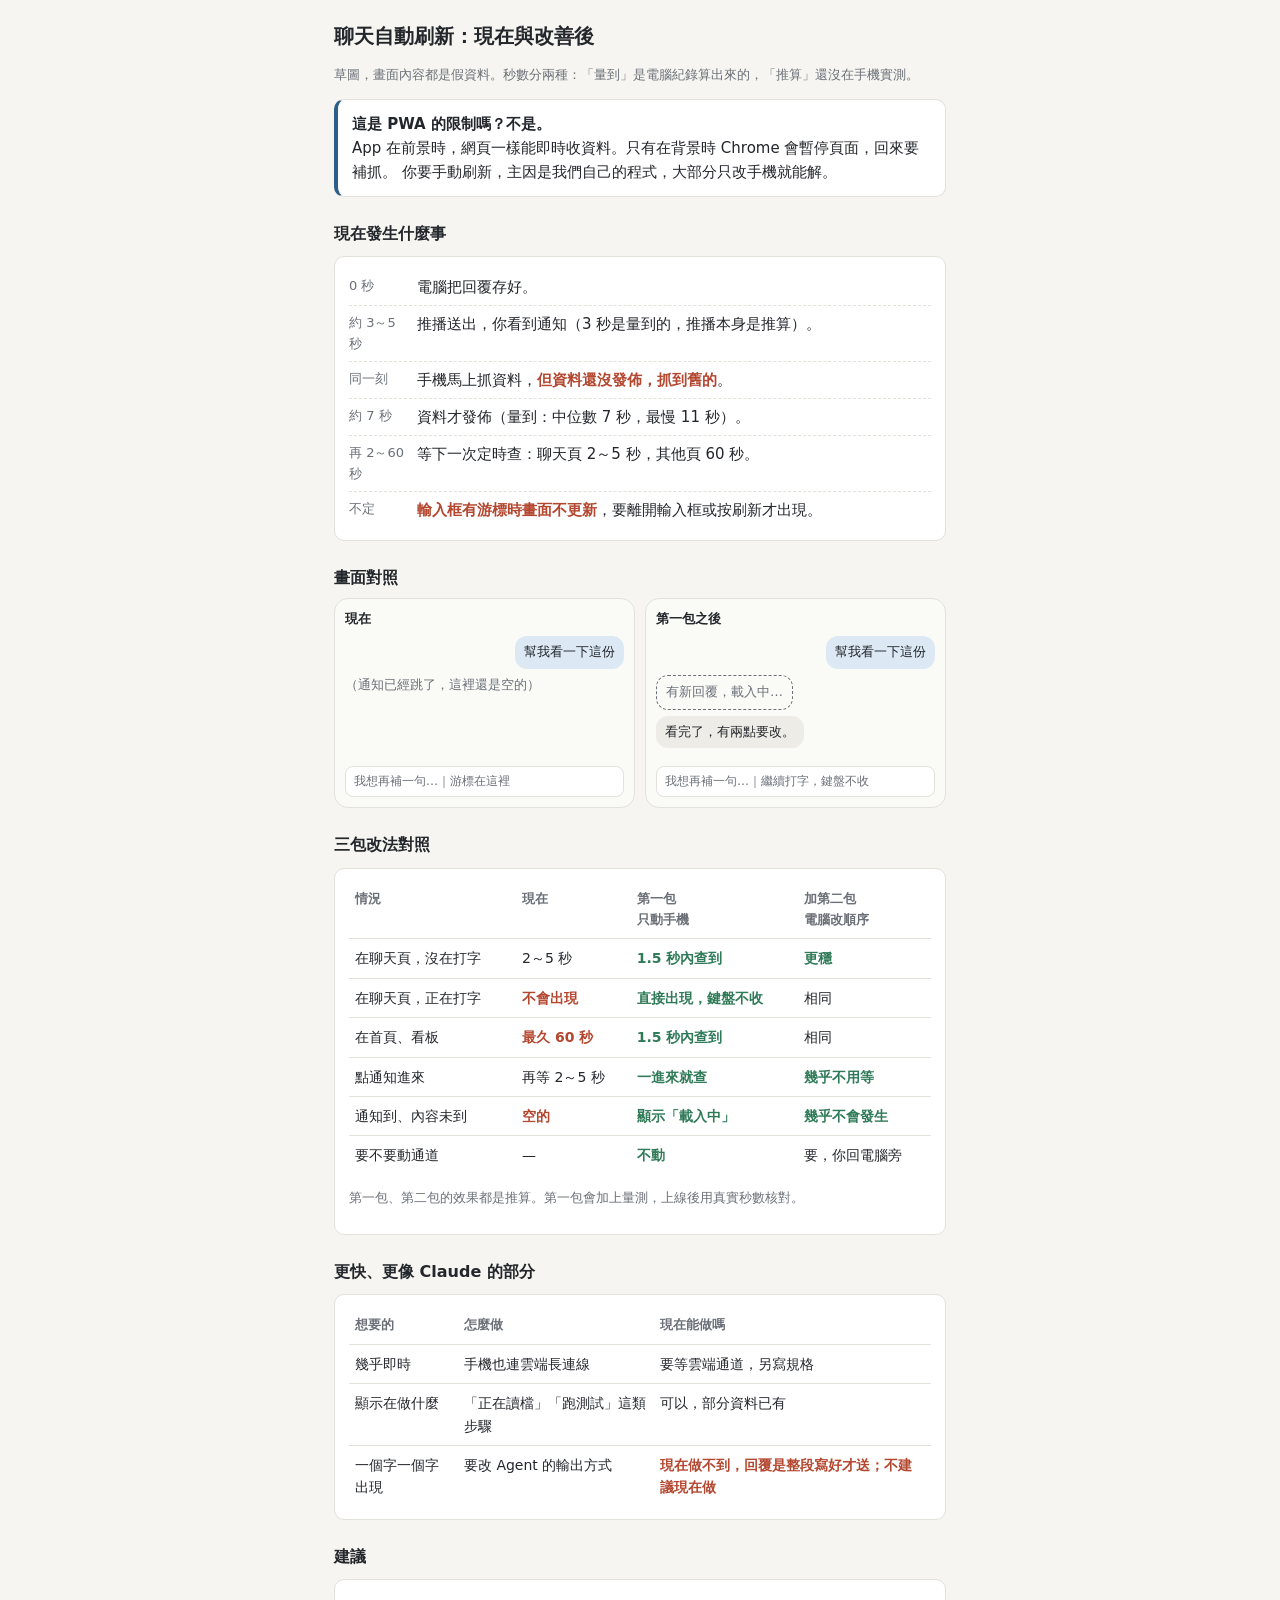
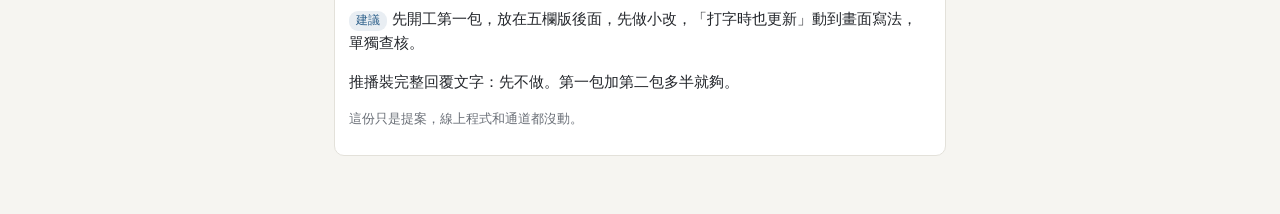
<file: app/mock/refresh.html>
<!doctype html>
<html lang="zh-Hant">
<head>
<meta charset="utf-8">
<meta name="viewport" content="width=device-width, initial-scale=1">
<title>聊天自動刷新：現在與改善後（草圖）</title>
<style>
  :root { --bg:#f6f5f1; --card:#fff; --ink:#23262b; --dim:#6b7078; --line:#e3e1da; --bad:#b4472f; --ok:#2f7a57; --accent:#2c5f8a; }
  * { box-sizing:border-box; }
  body { margin:0; background:var(--bg); color:var(--ink); font:15px/1.6 system-ui,"Noto Sans TC",sans-serif; }
  main { max-width:640px; margin:0 auto; padding:16px 14px 48px; }
  h1 { font-size:20px; margin:4px 0 2px; }
  h2 { font-size:16px; margin:24px 0 8px; }
  .note { color:var(--dim); font-size:13px; }
  .card { background:var(--card); border:1px solid var(--line); border-radius:10px; padding:12px 14px; margin:10px 0; }
  .answer { border-left:4px solid var(--accent); }
  table { width:100%; border-collapse:collapse; font-size:14px; }
  th, td { text-align:left; padding:8px 6px; border-bottom:1px solid var(--line); vertical-align:top; }
  th { font-size:13px; color:var(--dim); font-weight:600; }
  tr:last-child td { border-bottom:none; }
  .bad { color:var(--bad); font-weight:600; }
  .ok { color:var(--ok); font-weight:600; }
  ol.steps { list-style:none; margin:0; padding:0; }
  ol.steps li { display:flex; gap:10px; padding:6px 0; border-bottom:1px dashed var(--line); }
  ol.steps li:last-child { border-bottom:none; }
  .t { flex:0 0 58px; color:var(--dim); font-variant-numeric:tabular-nums; font-size:13px; padding-top:1px; }
  .phones { display:grid; grid-template-columns:1fr 1fr; gap:10px; }
  .phone { background:#fafaf7; border:1px solid var(--line); border-radius:14px; padding:10px; display:flex; flex-direction:column; gap:6px; min-height:210px; }
  .phone b { font-size:13px; }
  .bub { border-radius:12px; padding:6px 9px; font-size:13px; max-width:92%; }
  .me { background:#dce9f4; align-self:flex-end; }
  .ai { background:#eeece6; align-self:flex-start; }
  .wait { border:1px dashed var(--dim); color:var(--dim); align-self:flex-start; }
  .box { margin-top:auto; border:1px solid var(--line); border-radius:8px; padding:5px 8px; font-size:12px; color:var(--dim); background:#fff; }
  .tag { display:inline-block; font-size:12px; padding:0 7px; border-radius:9px; background:#e9eef3; color:var(--accent); }
</style>
</head>
<body>
<main>
  <h1>聊天自動刷新：現在與改善後</h1>
  <p class="note">草圖，畫面內容都是假資料。秒數分兩種：「量到」是電腦紀錄算出來的，「推算」還沒在手機實測。</p>

  <div class="card answer">
    <b>這是 PWA 的限制嗎？不是。</b><br>
    App 在前景時，網頁一樣能即時收資料。只有在背景時 Chrome 會暫停頁面，回來要補抓。
    你要手動刷新，主因是我們自己的程式，大部分只改手機就能解。
  </div>

  <h2>現在發生什麼事</h2>
  <div class="card">
    <ol class="steps">
      <li><span class="t">0 秒</span><span>電腦把回覆存好。</span></li>
      <li><span class="t">約 3～5 秒</span><span>推播送出，你看到通知（3 秒是量到的，推播本身是推算）。</span></li>
      <li><span class="t">同一刻</span><span>手機馬上抓資料，<span class="bad">但資料還沒發佈，抓到舊的</span>。</span></li>
      <li><span class="t">約 7 秒</span><span>資料才發佈（量到：中位數 7 秒，最慢 11 秒）。</span></li>
      <li><span class="t">再 2～60 秒</span><span>等下一次定時查：聊天頁 2～5 秒，其他頁 60 秒。</span></li>
      <li><span class="t">不定</span><span><span class="bad">輸入框有游標時畫面不更新</span>，要離開輸入框或按刷新才出現。</span></li>
    </ol>
  </div>

  <h2>畫面對照</h2>
  <div class="phones">
    <div class="phone">
      <b>現在</b>
      <div class="bub me">幫我看一下這份</div>
      <div class="note">（通知已經跳了，這裡還是空的）</div>
      <div class="box">我想再補一句…｜游標在這裡</div>
    </div>
    <div class="phone">
      <b>第一包之後</b>
      <div class="bub me">幫我看一下這份</div>
      <div class="bub wait">有新回覆，載入中…</div>
      <div class="bub ai">看完了，有兩點要改。</div>
      <div class="box">我想再補一句…｜繼續打字，鍵盤不收</div>
    </div>
  </div>

  <h2>三包改法對照</h2>
  <div class="card">
    <table>
      <tr><th>情況</th><th>現在</th><th>第一包<br>只動手機</th><th>加第二包<br>電腦改順序</th></tr>
      <tr><td>在聊天頁，沒在打字</td><td>2～5 秒</td><td class="ok">1.5 秒內查到</td><td class="ok">更穩</td></tr>
      <tr><td>在聊天頁，正在打字</td><td class="bad">不會出現</td><td class="ok">直接出現，鍵盤不收</td><td>相同</td></tr>
      <tr><td>在首頁、看板</td><td class="bad">最久 60 秒</td><td class="ok">1.5 秒內查到</td><td>相同</td></tr>
      <tr><td>點通知進來</td><td>再等 2～5 秒</td><td class="ok">一進來就查</td><td class="ok">幾乎不用等</td></tr>
      <tr><td>通知到、內容未到</td><td class="bad">空的</td><td class="ok">顯示「載入中」</td><td class="ok">幾乎不會發生</td></tr>
      <tr><td>要不要動通道</td><td>—</td><td class="ok">不動</td><td>要，你回電腦旁</td></tr>
    </table>
    <p class="note">第一包、第二包的效果都是推算。第一包會加上量測，上線後用真實秒數核對。</p>
  </div>

  <h2>更快、更像 Claude 的部分</h2>
  <div class="card">
    <table>
      <tr><th>想要的</th><th>怎麼做</th><th>現在能做嗎</th></tr>
      <tr><td>幾乎即時</td><td>手機也連雲端長連線</td><td>要等雲端通道，另寫規格</td></tr>
      <tr><td>顯示在做什麼</td><td>「正在讀檔」「跑測試」這類步驟</td><td>可以，部分資料已有</td></tr>
      <tr><td>一個字一個字出現</td><td>要改 Agent 的輸出方式</td><td class="bad">現在做不到，回覆是整段寫好才送；不建議現在做</td></tr>
    </table>
  </div>

  <h2>建議</h2>
  <div class="card">
    <p><span class="tag">建議</span> 先開工第一包，放在五欄版後面，先做小改，「打字時也更新」動到畫面寫法，單獨查核。</p>
    <p>推播裝完整回覆文字：先不做。第一包加第二包多半就夠。</p>
    <p class="note">這份只是提案，線上程式和通道都沒動。</p>
  </div>
</main>
</body>
</html>
</file>
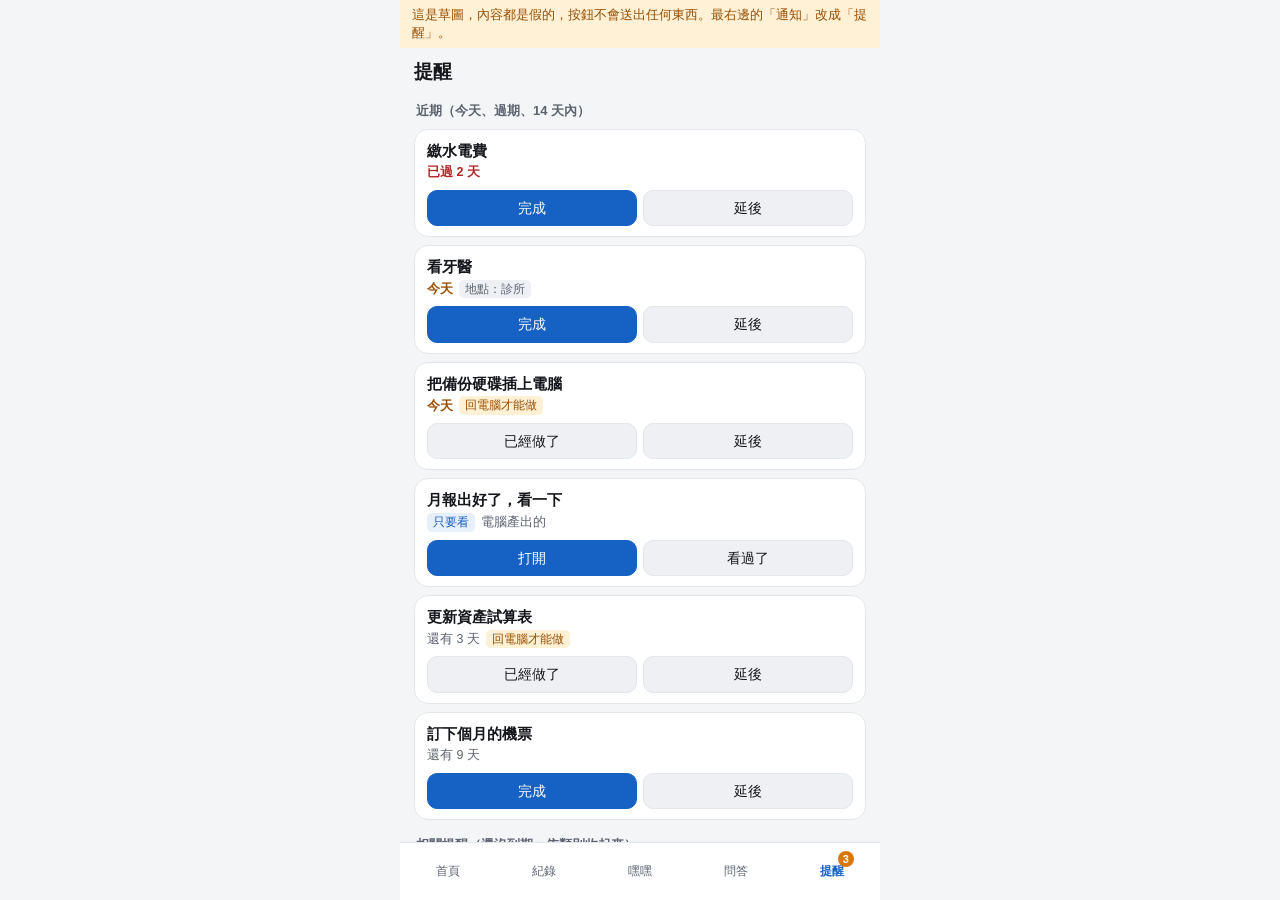
<file: app/mock/reminders.html>
<!doctype html>
<html lang="zh-Hant">
<head>
<meta charset="utf-8">
<meta name="viewport" content="width=device-width, initial-scale=1, viewport-fit=cover">
<meta name="robots" content="noindex">
<title>提醒分頁草圖</title>
<style>
:root {
  --bg: #f4f5f7; --card: #fff; --card2: #eef0f3; --line: #e3e6eb; --text: #15171c; --muted: #5b6270;
  --accent: #1662c4; --accent-soft: #e7effb; --on-accent: #fff; --ok-text: #1c7346; --warn: #d97706;
  --warn-text: #9a4d00; --warn-soft: #fff1d6; --bad: #b42323; --r: 14px; --nav: 58px;
}
@media (prefers-color-scheme: dark) {
  :root { --bg: #0f1013; --card: #17191d; --card2: #1f2227; --line: #2a2e35; --text: #e8eaee; --muted: #9aa1ad;
    --accent: #5aa9ff; --accent-soft: #1b2a3f; --on-accent: #07101d; --ok-text: #6fd19f; --warn-text: #f5b65c; --warn-soft: #33260f; --bad: #ff8a8a; }
}
* { box-sizing: border-box; -webkit-tap-highlight-color: transparent; }
html, body { height: 100%; margin: 0; }
body { background: var(--bg); color: var(--text); font: 15px/1.45 -apple-system, "Noto Sans TC", "PingFang TC", "Microsoft JhengHei", sans-serif; }
button { font: inherit; color: inherit; background: none; border: 0; padding: 0; cursor: pointer; }
.app { max-width: 480px; margin: 0 auto; height: 100dvh; display: flex; flex-direction: column; position: relative; overflow: hidden; }
.note { background: var(--warn-soft); color: var(--warn-text); font-size: 12.5px; padding: 6px 12px; flex: none; }
h1 { font-size: 19px; margin: 0; padding: 10px 14px 4px; flex: none; }
.list { flex: 1; min-height: 0; overflow-y: auto; padding: 4px 14px 14px; display: flex; flex-direction: column; gap: 8px; }
.gt { font-size: 13px; font-weight: 600; color: var(--muted); padding: 8px 2px 0; }
.card { background: var(--card); border: 1px solid var(--line); border-radius: var(--r); padding: 10px 12px; flex: none; }
.top { display: flex; align-items: flex-start; gap: 10px; }
.txt { flex: 1; min-width: 0; }
.title { font-weight: 600; }
.sub { font-size: 12.5px; color: var(--muted); margin-top: 2px; display: flex; flex-wrap: wrap; gap: 6px; align-items: center; }
.due.bad { color: var(--bad); font-weight: 600; }
.due.today { color: var(--warn-text); font-weight: 600; }
.tag { font-size: 11.5px; padding: 1px 6px; border-radius: 5px; background: var(--card2); }
.tag.pc { background: var(--warn-soft); color: var(--warn-text); }
.tag.look { background: var(--accent-soft); color: var(--accent); }
.acts { display: flex; gap: 6px; margin-top: 8px; }
.btn { flex: 1; padding: 7px 0; border: 1px solid var(--line); border-radius: 10px; background: var(--card2); font-size: 14px; text-align: center; }
.btn.main { background: var(--accent); border-color: var(--accent); color: var(--on-accent); }
details.card summary { list-style: none; cursor: pointer; display: flex; justify-content: space-between; font-weight: 600; }
details.card summary::-webkit-details-marker { display: none; }
details.card summary small { color: var(--muted); font-weight: 400; }
details.card .row { padding: 8px 0 0; border-top: 1px solid var(--line); margin-top: 8px; }
.hint { color: var(--muted); font-size: 12.5px; text-align: center; padding: 6px 0; }
nav { flex: none; height: var(--nav); display: flex; border-top: 1px solid var(--line); background: var(--card); padding-bottom: env(safe-area-inset-bottom); }
nav button { flex: 1; font-size: 12px; color: var(--muted); position: relative; }
nav button.on { color: var(--accent); font-weight: 600; }
nav i { position: absolute; top: 8px; left: 56%; min-width: 16px; padding: 0 4px; border-radius: 8px; background: var(--warn); color: #fff; font: 600 11px/16px sans-serif; }
.toast { position: absolute; left: 14px; right: 14px; bottom: calc(var(--nav) + 12px); background: var(--text); color: var(--bg); padding: 9px 12px; border-radius: 10px; font-size: 13.5px; opacity: 0; pointer-events: none; transition: opacity .2s; z-index: 5; }
.toast.on { opacity: 1; }
</style>
</head>
<body>
<div class="app">
  <div class="note">這是草圖，內容都是假的，按鈕不會送出任何東西。最右邊的「通知」改成「提醒」。</div>
  <h1>提醒</h1>
  <div class="list">
    <div class="gt">近期（今天、過期、14 天內）</div>

    <div class="card rem">
      <div class="title">繳水電費</div>
      <div class="sub"><span class="due bad">已過 2 天</span></div>
      <div class="acts"><button class="btn main" data-done>完成</button><button class="btn" data-later>延後</button></div>
    </div>

    <div class="card rem">
      <div class="title">看牙醫</div>
      <div class="sub"><span class="due today">今天</span><span class="tag">地點：診所</span></div>
      <div class="acts"><button class="btn main" data-done>完成</button><button class="btn" data-later>延後</button></div>
    </div>

    <div class="card rem">
      <div class="title">把備份硬碟插上電腦</div>
      <div class="sub"><span class="due today">今天</span><span class="tag pc">回電腦才能做</span></div>
      <div class="acts"><button class="btn" data-done>已經做了</button><button class="btn" data-later>延後</button></div>
    </div>

    <div class="card rem">
      <div class="title">月報出好了，看一下</div>
      <div class="sub"><span class="tag look">只要看</span>電腦產出的</div>
      <div class="acts"><button class="btn main" data-toast="假的：會打開月報">打開</button><button class="btn" data-done>看過了</button></div>
    </div>

    <div class="card rem">
      <div class="title">更新資產試算表</div>
      <div class="sub"><span class="due">還有 3 天</span><span class="tag pc">回電腦才能做</span></div>
      <div class="acts"><button class="btn" data-done>已經做了</button><button class="btn" data-later>延後</button></div>
    </div>

    <div class="card rem">
      <div class="title">訂下個月的機票</div>
      <div class="sub"><span class="due">還有 9 天</span></div>
      <div class="acts"><button class="btn main" data-done>完成</button><button class="btn" data-later>延後</button></div>
    </div>

    <div class="gt">相關提醒（還沒到期，依類別收起來）</div>

    <details class="card">
      <summary>生活 <small>3 件 ›</small></summary>
      <div class="row">換冰箱濾心<div class="sub">還有 30 天</div></div>
      <div class="row">更新護照<div class="sub">沒有期限</div></div>
      <div class="row">整理衣櫃<div class="sub">沒有期限</div></div>
    </details>
    <details class="card">
      <summary>財務 <small>2 件 ›</small></summary>
      <div class="row">報稅資料<div class="sub">每年 5 月｜下次 5/1</div></div>
      <div class="row">月底資產結算<div class="sub">每月月底｜下次 11/30</div></div>
    </details>
    <details class="card">
      <summary>跟正在跑的專案有關 <small>1 件 ›</small></summary>
      <div class="row">P01 手機改版：週一回電腦驗收<div class="sub">還有 2 天｜回電腦才能做</div></div>
    </details>

    <div class="hint">另有 8 項背景自動維護，不用你處理，這裡不列。</div>
  </div>
  <div class="toast" id="toast"></div>
  <nav>
    <button data-t="看板首頁">首頁</button>
    <button data-t="紀錄">紀錄</button>
    <button data-t="聊天">嘿嘿</button>
    <button data-t="問答">問答</button>
    <button class="on" data-t="就是這頁">提醒<i id="badge">3</i></button>
  </nav>
</div>
<script>
(function () {
  var el = document.getElementById('toast'), timer = 0;
  function toast(t) { el.textContent = t; el.classList.add('on'); clearTimeout(timer); timer = setTimeout(function () { el.classList.remove('on'); }, 2600); }
  document.querySelectorAll('[data-done]').forEach(function (b) {
    b.onclick = function () {
      var card = b.closest('.rem'), badge = document.getElementById('badge');
      var urgent = card.querySelector('.due.bad, .due.today');
      card.parentNode.removeChild(card);
      if (urgent) { var n = Number(badge.textContent) - 1; if (n > 0) badge.textContent = n; else badge.remove(); }
      toast('假的：會寫回 Task.md，電腦同一份也會標完成。');
    };
  });
  document.querySelectorAll('[data-later]').forEach(function (b) { b.onclick = function () { toast('假的：會問「明天／下週／選日期」，再改提醒日期。'); }; });
  document.querySelectorAll('[data-toast]').forEach(function (b) { b.onclick = function () { toast(b.dataset.toast); }; });
  document.querySelectorAll('nav button:not(.on)').forEach(function (b) { b.onclick = function () { toast('草圖只有提醒這頁。看板草圖是另一個網址。'); }; });
})();
</script>
</body>
</html>
</file>
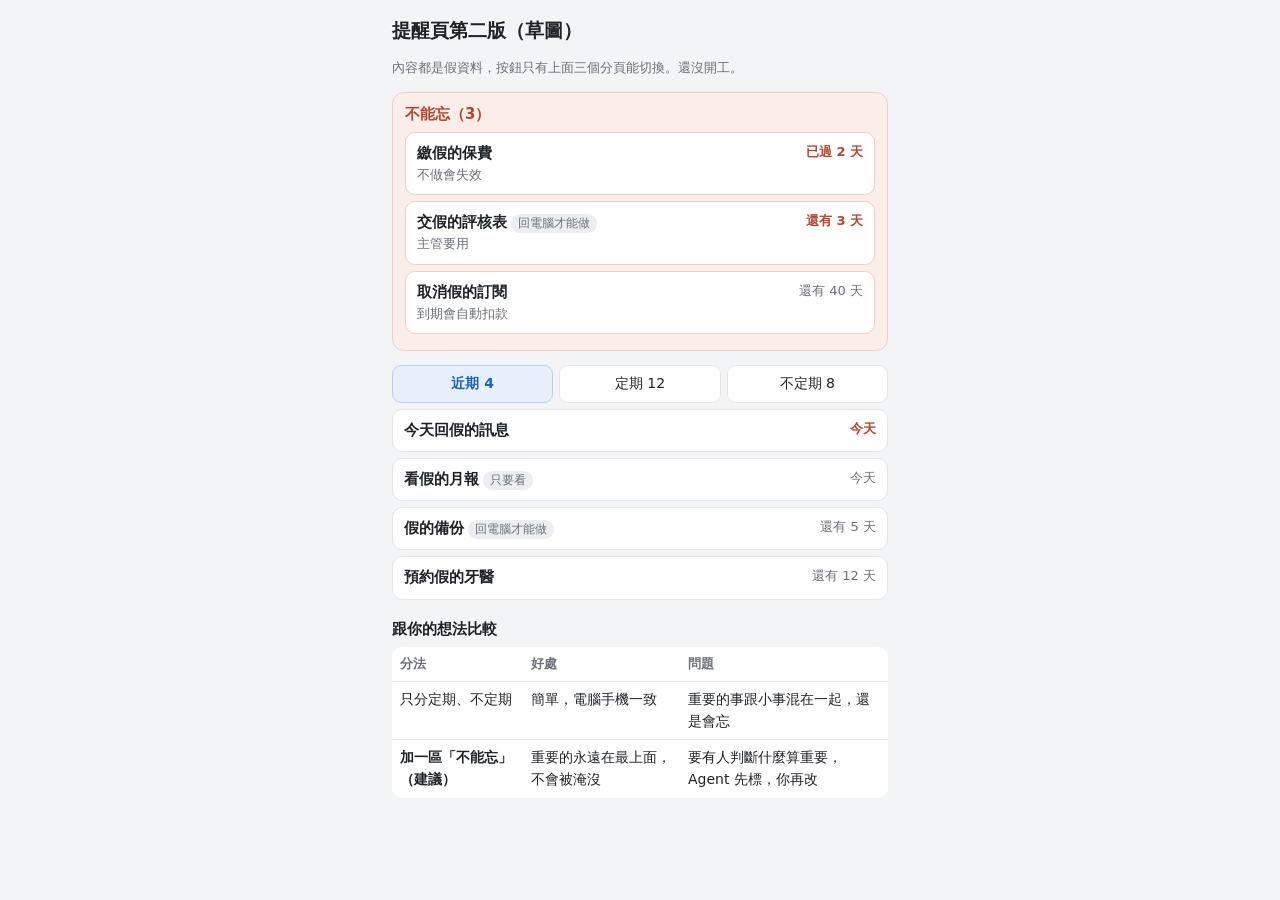
<file: app/mock/reminders2.html>
<!doctype html>
<html lang="zh-Hant">
<head>
<meta charset="utf-8">
<meta name="viewport" content="width=device-width, initial-scale=1">
<title>提醒頁第二版（草圖）</title>
<style>
  :root { --bg:#f3f4f6; --card:#fff; --ink:#1f2328; --dim:#6b7078; --line:#e3e5e8; --red:#b4472f; --redbg:#fbeee9; --blue:#1864c4; --bluebg:#e7effa; }
  * { box-sizing:border-box; }
  body { margin:0; background:var(--bg); color:var(--ink); font:15px/1.55 system-ui,"Noto Sans TC",sans-serif; }
  main { max-width:520px; margin:0 auto; padding:14px 12px 48px; }
  h1 { font-size:19px; margin:2px 0; }
  h2 { font-size:15px; margin:18px 0 6px; }
  .note { color:var(--dim); font-size:13px; }
  .must { background:var(--redbg); border:1px solid #efcfc4; border-radius:12px; padding:10px 12px; margin-top:10px; }
  .must h2 { margin:0 0 6px; color:var(--red); }
  .row { background:var(--card); border:1px solid var(--line); border-radius:10px; padding:9px 11px; margin:6px 0; display:flex; justify-content:space-between; gap:10px; align-items:flex-start; }
  .must .row { border-color:#efcfc4; }
  .t { font-weight:600; }
  .s { color:var(--dim); font-size:13px; }
  .when { flex:0 0 auto; font-size:13px; color:var(--dim); text-align:right; }
  .when.hot { color:var(--red); font-weight:600; }
  .tag { display:inline-block; font-size:12px; padding:0 7px; border-radius:9px; background:#eceef1; color:var(--dim); margin-left:4px; font-weight:400; }
  .tabs { display:flex; gap:6px; margin:14px 0 4px; }
  .tabs button { flex:1; border:1px solid var(--line); background:var(--card); border-radius:9px; padding:7px 0; font:inherit; font-size:14px; color:var(--ink); }
  .tabs button.on { background:var(--bluebg); border-color:#b8d0ee; color:var(--blue); font-weight:600; }
  .pane[hidden] { display:none; }
  .more { color:var(--blue); font-size:14px; padding:6px 2px; }
  table { width:100%; border-collapse:collapse; font-size:14px; background:var(--card); border-radius:10px; overflow:hidden; }
  th, td { text-align:left; padding:7px 8px; border-bottom:1px solid var(--line); vertical-align:top; }
  th { font-size:13px; color:var(--dim); font-weight:600; }
  tr:last-child td { border-bottom:none; }
</style>
</head>
<body>
<main>
  <h1>提醒頁第二版（草圖）</h1>
  <p class="note">內容都是假資料，按鈕只有上面三個分頁能切換。還沒開工。</p>

  <section class="must">
    <h2>不能忘（3）</h2>
    <div class="row"><div><div class="t">繳假的保費</div><div class="s">不做會失效</div></div><div class="when hot">已過 2 天</div></div>
    <div class="row"><div><div class="t">交假的評核表<span class="tag">回電腦才能做</span></div><div class="s">主管要用</div></div><div class="when hot">還有 3 天</div></div>
    <div class="row"><div><div class="t">取消假的訂閱</div><div class="s">到期會自動扣款</div></div><div class="when">還有 40 天</div></div>
  </section>

  <div class="tabs" role="tablist">
    <button class="on" data-p="soon">近期 4</button>
    <button data-p="period">定期 12</button>
    <button data-p="other">不定期 8</button>
  </div>

  <div class="pane" id="soon">
    <div class="row"><div class="t">今天回假的訊息</div><div class="when hot">今天</div></div>
    <div class="row"><div class="t">看假的月報<span class="tag">只要看</span></div><div class="when">今天</div></div>
    <div class="row"><div class="t">假的備份<span class="tag">回電腦才能做</span></div><div class="when">還有 5 天</div></div>
    <div class="row"><div class="t">預約假的牙醫</div><div class="when">還有 12 天</div></div>
  </div>

  <div class="pane" id="period" hidden>
    <h2>這期還沒做</h2>
    <div class="row"><div><div class="t">假的月底結算</div><div class="s">每月月底</div></div><div class="when hot">這期還沒做</div></div>
    <h2>之後</h2>
    <div class="row"><div><div class="t">假的洗牙</div><div class="s">每半年</div></div><div class="when">下次 5 月</div></div>
    <div class="row"><div><div class="t">假的證件檢查</div><div class="s">每年 1 月</div></div><div class="when">下次 1 月</div></div>
    <div class="more">還有 9 項 ›</div>
    <p class="note">Agent 自己會做的，只留一行：「8 項背景維護正常」。</p>
  </div>

  <div class="pane" id="other" hidden>
    <div class="row"><div class="t">有空整理假的資料夾</div><div class="when">沒日期</div></div>
    <div class="row"><div class="t">回家插假的硬碟<span class="tag">回電腦才能做</span></div><div class="when">在家</div></div>
    <div class="row"><div><div class="t">假的事項</div><div class="s">12 月起才處理</div></div><div class="when">12 月</div></div>
    <div class="more">還有 5 項 ›</div>
    <div class="row" style="justify-content:center;color:var(--blue)">＋ 新增提醒</div>
  </div>

  <h2>跟你的想法比較</h2>
  <table>
    <tr><th>分法</th><th>好處</th><th>問題</th></tr>
    <tr><td>只分定期、不定期</td><td>簡單，電腦手機一致</td><td>重要的事跟小事混在一起，還是會忘</td></tr>
    <tr><td><b>加一區「不能忘」（建議）</b></td><td>重要的永遠在最上面，不會被淹沒</td><td>要有人判斷什麼算重要，Agent 先標，你再改</td></tr>
  </table>
</main>
<script>
  const bs = document.querySelectorAll('.tabs button');
  bs.forEach((b) => b.addEventListener('click', () => {
    bs.forEach((x) => x.classList.toggle('on', x === b));
    document.querySelectorAll('.pane').forEach((p) => { p.hidden = p.id !== b.dataset.p; });
  }));
</script>
</body>
</html>
</file>
<file: app/style.css>
:root {
  color-scheme: light dark;
  /* P66：中性冷灰底＋白卡，只有一個強調色（藍）；語意色（橘、紅、綠）只用在狀態文字與狀態框 */
  --bg: #f4f5f7;
  --card: #ffffff;
  --card2: #eef0f3;
  --line: #e3e6eb;
  --text: #15171c;
  --muted: #5b6270;
  --accent: #1662c4;
  --accent-soft: #e7effb;
  --on-accent: #ffffff;
  --ok: #2a9d62;
  --warn: #d97706;
  --warn-text: #9a4d00; --ok-text: #1c7346;
  --bad: #d63a3a; --bad-text: #b42323;
  --yellow: #c9a100;
  --banner-bg: #fff1d6; --banner-fg: #7a4b00;
  --err-bg: #fde0e0; --err-fg: #8f1d1d;
  --toast-bg: #d8f3e3; --toast-fg: #14532d;
  --you: #e7effb;
  --nav-h: 64px;
  --r-card: 16px; --r-ctl: 12px;
}
@media (prefers-color-scheme: dark) {
  :root {
    --bg: #0f1013; --card: #17191d; --card2: #1f2227; --line: #2a2e35;
    --text: #e8eaee; --muted: #9aa1ad; --accent: #5aa9ff; --accent-soft: #1b2a3f; --on-accent: #07101d;
    --warn-text: var(--warn); --ok-text: var(--ok);
    --ok: #3fb97a; --warn: #f0932b; --bad: #ef4a4a; --bad-text: #ff8a8a; --yellow: #e5c542;
    --banner-bg: #3a2c12; --banner-fg: #ffd48a;
    --err-bg: #3a1616; --err-fg: #ffb3b3;
    --toast-bg: #1d3b2b; --toast-fg: #bff0d4;
    --you: #1b2a3f;
  }
}
* { box-sizing: border-box; }
html, body { margin: 0; background: var(--bg); color: var(--text); overscroll-behavior-y: contain; }
body {
  font: 16px/1.6 system-ui, -apple-system, "Noto Sans TC", "Microsoft JhengHei", sans-serif;
  padding-bottom: calc(var(--nav-h) + env(safe-area-inset-bottom) + 32px);
  -webkit-text-size-adjust: 100%;
}
[hidden] { display: none !important; }

.top {
  position: sticky; top: 0; z-index: 5;
  display: flex; align-items: center; gap: 8px;
  padding: 8px 12px; padding-top: calc(8px + env(safe-area-inset-top));
  background: var(--bg); border-bottom: 1px solid var(--line);
}
.top h1 { font-size: 20px; margin: 0; flex: 0 0 auto; }
.updated { flex: 1 1 auto; font-size: 13px; color: var(--muted); text-align: right; min-width: 0; }

.ptr { text-align: center; color: var(--muted); font-size: 14px; height: 0; overflow: hidden; }
.ptr.show { height: 40px; line-height: 40px; }

.btn {
  min-height: 48px; padding: 0 18px; border: 0; border-radius: 12px;
  background: var(--accent); color: var(--on-accent); font: inherit; font-weight: 600; cursor: pointer;
}
.btn.small { padding: 0 12px; font-size: 14px; }
.btn.ghost { background: var(--card2); color: var(--text); }
.btn.danger { background: #c62828; color: #fff; }
.btn.wide { width: 100%; }
.btn:disabled { opacity: .5; }

.banner { margin: 8px 12px 0; padding: 10px 12px; border-radius: 10px; background: var(--banner-bg); color: var(--banner-fg); font-size: 14px; }
.banner.err { background: var(--err-bg); color: var(--err-fg); }
button.banner.warn { display: block; width: calc(100% - 24px); text-align: left; border: 0; font: inherit; font-size: 14px; background: var(--err-bg); color: var(--err-fg); cursor: pointer; }

main { padding: 12px; max-width: 720px; margin: 0 auto; }
.card { background: var(--card); border: 1px solid var(--line); border-radius: 14px; padding: 14px 16px; margin-bottom: 14px; }
.card h2 { font-size: 16px; margin: 0 0 8px; color: var(--muted); font-weight: 600; }
.card h3 { font-size: 16px; margin: 10px 0 4px; }
.card ul, .card ol { padding-left: 1.3em; margin: 4px 0; }
.card p { margin: 4px 0; }
.card code, .md code { background: var(--card2); padding: 1px 5px; border-radius: 5px; font-size: 14px; }
.card a, .md a, .bubble a { color: var(--accent); }
.tablewrap { overflow-x: auto; margin: 6px 0; }
table { border-collapse: collapse; font-size: 14px; min-width: 100%; }
th, td { border: 1px solid var(--line); padding: 6px 8px; text-align: left; vertical-align: top; }
th { background: var(--card2); white-space: nowrap; }

.status { font-size: 18px; font-weight: 600; margin: 0 0 6px; }

.quota { margin-bottom: 14px; }
.qrow { background: var(--card); border: 1px solid var(--line); border-radius: 14px; padding: 12px 16px; margin-bottom: 10px; }
.qhead { display: flex; justify-content: space-between; align-items: baseline; gap: 8px; }
.qname { color: var(--muted); font-size: 14px; }
.qpct { font-size: 24px; font-weight: 700; }
.bar { height: 10px; background: var(--card2); border-radius: 6px; overflow: hidden; margin: 6px 0; }
.fill { height: 100%; background: var(--ok); border-radius: 6px; }
.qrow.warn .fill { background: var(--warn); } .qrow.warn .qpct { color: var(--warn); }
.qrow.bad .fill { background: var(--bad); } .qrow.bad .qpct { color: var(--bad); }
.qnote { font-size: 13px; color: var(--muted); word-break: break-word; }

.group-title { font-size: 15px; color: var(--muted); margin: 18px 0 8px; font-weight: 600; }
.q { background: var(--card); border: 1px solid var(--line); border-left: 4px solid var(--line); border-radius: 12px; padding: 12px 14px; margin-bottom: 12px; word-break: break-word; }
.q.deadline { border-left-color: var(--warn); }
.q.red { border-left-color: var(--bad); }
.q.yellow { border-left-color: var(--yellow); }
.qid { font-weight: 700; margin-right: 6px; }
.q .actions, .card .actions { margin-top: 10px; display: flex; gap: 10px; }
.q .actions .btn { flex: 1 1 0; }
.answerbox { margin-top: 8px; }
.cur-answer { margin-top: 6px; padding: 8px 10px; border-radius: 8px; background: var(--card2); white-space: pre-wrap; font-size: 15px; }
.cur-answer.empty-ans { color: var(--muted); }
.clamp { display: -webkit-box; -webkit-line-clamp: 3; -webkit-box-orient: vertical; overflow: hidden; }
.more { margin-top: 8px; font-size: 15px; color: var(--muted); }

textarea, input, select {
  width: 100%; min-height: 48px; padding: 10px 12px; border-radius: 10px;
  border: 1px solid var(--line); background: var(--card2); color: var(--text); font: inherit;
}
textarea { min-height: 96px; resize: vertical; }
label { display: block; margin: 12px 0 4px; font-weight: 600; }
.hint { font-size: 13px; color: var(--muted); }
.togglerow { display: flex; gap: 12px; align-items: center; min-height: 48px; }
.togglerow input[type=checkbox] { width: 28px; min-height: 28px; height: 28px; flex: 0 0 auto; }
.togglerow label { margin: 0; flex: 1; min-height: 48px; display: flex; align-items: center; } /* P74 介面健檢：整列文字都好點，不只 28px 的勾選框 */

.chatlist { display: flex; flex-direction: column; gap: 10px; margin-bottom: 14px; }
.histload { align-self: center; text-align: center; }
.histload .hint { margin-top: 4px; }
.bubble { max-width: 88%; padding: 10px 14px; border-radius: 16px; word-break: break-word; }
.bubble.agent { align-self: flex-start; background: var(--card2); border-bottom-left-radius: 4px; }
.bubble.you { align-self: flex-end; background: var(--you); border-bottom-right-radius: 4px; }
.datesep { align-self: center; font-size: 12px; color: var(--muted); background: var(--card2); border-radius: 999px; padding: 2px 12px; margin: 6px 0 2px; }
.bubble .meta { display: block; font-size: 12px; color: var(--muted); }
.chatform { display: flex; flex-direction: column; gap: 10px; }
.empty { color: var(--muted); text-align: center; padding: 24px 0; }

.chips { display: flex; gap: 8px; overflow-x: auto; padding-bottom: 8px; margin-bottom: 8px; }
.chip { flex: 0 0 auto; min-height: 48px; min-width: 56px; padding: 0 16px; border-radius: 24px; border: 1px solid var(--line); background: var(--card); color: var(--text); font: inherit; }
.chip.active { background: var(--accent); color: var(--on-accent); border-color: var(--accent); font-weight: 600; }

.proj { background: var(--card); border: 1px solid var(--line); border-radius: 14px; margin-bottom: 12px; }
.proj > button.phead { width: 100%; min-height: 48px; text-align: left; background: none; border: 0; color: var(--text); font: inherit; padding: 12px 14px; display: block; }
.proj .ptitle { display: flex; gap: 8px; align-items: baseline; }
.pid { flex: 0 0 auto; font-weight: 700; color: var(--accent); }
.pname { font-weight: 600; word-break: break-word; }
.pst { flex: 0 0 auto; margin-left: auto; }
.pprog { margin: 8px 0 4px; display: flex; gap: 10px; align-items: center; font-size: 14px; color: var(--muted); }
.pprog .bar { flex: 1 1 auto; margin: 0; }
.pline { font-size: 15px; margin-top: 6px; word-break: break-word; }
.pline b { color: var(--muted); font-weight: 600; margin-right: 6px; }
.proj .detail { border-top: 1px solid var(--line); padding: 10px 14px 14px; font-size: 15px; word-break: break-word; }
.proj .detail h1, .proj .detail h2, .proj .detail h3 { font-size: 16px; }

.feed ul { list-style: none; padding: 0; margin: 0; }
.feed li { padding: 10px 0; border-bottom: 1px solid var(--line); word-break: break-word; }
.feed li:last-child { border-bottom: 0; }
.feed .meta { font-size: 13px; color: var(--muted); }

.steps li { margin-bottom: 4px; }

.tabs {
  position: fixed; left: 0; right: 0; bottom: 0; z-index: 10;
  display: grid; grid-template-columns: repeat(5, 1fr);
  background: var(--card); border-top: 1px solid var(--line);
  padding-bottom: env(safe-area-inset-bottom);
}
.tabs button {
  min-height: var(--nav-h); background: none; border: 0; color: var(--muted);
  font: inherit; font-size: 12px; font-weight: 600; border-top: 3px solid transparent;
  display: flex; flex-direction: column; align-items: center; justify-content: center; gap: 0; padding: 4px 0;
}
.tabs .ico { font-size: 22px; line-height: 1.2; }
.tabs button.active { color: var(--accent); border-top-color: var(--accent); }
.tabs .count { color: var(--warn); margin-left: 3px; font-size: 12px; }

.toast {
  position: fixed; left: 12px; right: 12px; z-index: 20;
  bottom: calc(var(--nav-h) + env(safe-area-inset-bottom) + 36px);
  padding: 12px 14px; border-radius: 12px; background: var(--toast-bg); color: var(--toast-fg); text-align: center;
}
.toast.err { background: var(--err-bg); color: var(--err-fg); }
/* 按錯復原提示條（11-08 a-dh553q）：跟提示同一個位置、底欄上方；像 Gmail「已傳送／復原」，不擋畫面其他按鈕 */
.undobar {
  position: fixed; left: 12px; right: 12px; z-index: 21; overflow: hidden;
  bottom: calc(var(--nav-h) + env(safe-area-inset-bottom) + 36px);
  display: flex; align-items: center; gap: 12px; min-height: 52px; padding: 4px 4px 4px 16px;
  border-radius: var(--r-ctl, 12px); background: #2b2f33; color: #fff;
  box-shadow: 0 4px 16px rgba(0,0,0,.25); touch-action: manipulation; -webkit-user-select: none; user-select: none;
}
.undobar[hidden] { display: none; }
.undobar .ub-text { flex: 1; min-width: 0; font-size: 16px; line-height: 1.4; overflow: hidden; text-overflow: ellipsis; white-space: nowrap; }
.undobar .ub-btn {
  flex: none; min-width: 72px; min-height: 44px; padding: 0 14px; border: 0; border-radius: 10px;
  background: transparent; color: #9fd0ff; font: inherit; font-size: 16px; font-weight: 700;
}
.undobar .ub-btn:active { background: rgba(255,255,255,.12); }
.undobar .ub-btn:focus-visible { outline: 2px solid currentColor; outline-offset: 2px; }
.undobar .ub-prog { position: absolute; left: 0; bottom: 0; height: 3px; width: 100%; background: currentColor; opacity: .55; transform-origin: left center; }
.undobar.paused .ub-prog { animation-play-state: paused !important; }
@keyframes ub-shrink { to { transform: scaleX(0); } }
@media (prefers-reduced-motion: reduce) { .undobar .ub-prog { animation: none !important; } }
@media (prefers-color-scheme: dark) { .undobar { background: #3a4046; border: 1px solid #555c63; } }
body.tab-chat .undobar { bottom: calc(var(--chatbar-h, 84px) + var(--nav-h) + env(safe-area-inset-bottom) + 8px); }

.lock { max-width: 360px; margin: 40px auto 0; text-align: center; }
.lock input { text-align: center; font-size: 24px; letter-spacing: 8px; }

/* ---- v3 第 1 階段：待我、日記 ---- */
.tabs .lbl { white-space: nowrap; }
.sumcard { display: flex; gap: 16px; align-items: center; }
.bignum { font-size: 44px; font-weight: 700; line-height: 1; min-width: 56px; text-align: center; color: var(--accent); }
.sumtitle { font-size: 18px; font-weight: 600; }
.qcard { scroll-margin-top: 64px; }
.qcard.done { opacity: .92; }
.qmeta { display: flex; flex-wrap: wrap; gap: 6px; align-items: center; margin-bottom: 4px; }
.tag { font-size: 13px; padding: 2px 8px; border-radius: 10px; background: var(--card2); color: var(--muted); }
.tag.warn { background: var(--banner-bg); color: var(--banner-fg); font-weight: 600; }
.qtitle { font-size: 16px; line-height: 1.5; }
.qblock { font-size: 14px; color: var(--muted); margin-top: 4px; }
.qstate { margin-top: 8px; padding: 8px 10px; border-radius: 8px; background: var(--card2); font-size: 15px; word-break: break-word; }
.qstate.received { background: var(--toast-bg); color: var(--toast-fg); }
.opts { display: flex; flex-direction: column; gap: 8px; margin: 6px 0 10px; }
.opt { display: flex; gap: 10px; align-items: flex-start; text-align: left; min-height: 52px; padding: 10px 12px; border-radius: 12px; border: 2px solid var(--line); background: var(--card); color: var(--text); font: inherit; }
.opt .okey { flex: 0 0 auto; min-width: 2.2em; font-weight: 700; }
.opt .olabel { flex: 1 1 auto; word-break: break-word; }
.opt.on { border-color: var(--accent); background: var(--card2); }
.opt:disabled { opacity: .5; }
.quick { display: grid; grid-template-columns: repeat(2, 1fr); gap: 8px; margin-top: 10px; }
.quick .btn { min-height: 52px; }
.draftbox { margin-bottom: 4px; }
.draft-hint { font-size: 13px; color: var(--warn-text); margin-top: 4px; }
.jstatus { font-size: 20px; font-weight: 700; margin: 4px 0 6px; }
.jstatus.collected { color: var(--ok); }
.guide { margin: 12px 0 4px; }
.guide summary { min-height: 48px; display: flex; align-items: center; font-weight: 600; cursor: pointer; }
.guide label { margin-top: 8px; }
body.busy { cursor: progress; }
textarea:disabled, .btn:disabled { opacity: .5; }
.sticky-actions { position: sticky; bottom: calc(var(--nav-h) + env(safe-area-inset-bottom) + 8px); z-index: 4; padding: 8px 0; background: linear-gradient(to top, var(--card) 70%, transparent); }

/* ---- v3 第 1 階段修正 ---- */
.banner.stale { white-space: nowrap; overflow: hidden; text-overflow: ellipsis; padding: 6px 12px; font-size: 13px; margin-top: 6px; }
.sumcard { padding: 8px 14px; margin-bottom: 8px; gap: 10px; flex-wrap: nowrap; }
.sumcard .bignum { font-size: 30px; min-width: 40px; }
.sumcard .sumtitle { font-size: 16px; white-space: nowrap; }
.sumcard .sumhint { margin-left: auto; white-space: nowrap; }
.recent { padding: 0 14px; margin-bottom: 8px; }
.recent summary { min-height: 44px; display: flex; align-items: center; cursor: pointer; font-size: 15px; color: var(--muted); }
.recent[open] { padding-bottom: 8px; }
.qcard textarea { min-height: 64px; }
.chips { padding-bottom: 4px; margin-bottom: 4px; }
.group-title { margin: 8px 0 6px; }

/* ---- v3 第 2 階段：首頁、專案、動態、更多 ---- */
.statuscard { border-left: 6px solid var(--line); }
.statuscard.running { border-left-color: var(--accent); }
.statuscard.waiting-you { border-left-color: var(--warn); }
.statuscard.idle { border-left-color: var(--ok); }
.statuscard.stale, .statuscard.wait-local { border-left-color: var(--yellow); }
.statuscard.error { border-left-color: var(--bad); }
.stline { display: flex; align-items: center; gap: 10px; }
.stlabel { font-size: 24px; font-weight: 700; }
.stdetail { margin: 4px 0; font-size: 16px; word-break: break-word; }
.bignum.small { font-size: 30px; min-width: 36px; }
.clamp1 { display: -webkit-box; -webkit-line-clamp: 2; -webkit-box-orient: vertical; overflow: hidden; }
.ptags { display: flex; flex-wrap: wrap; gap: 6px; margin: 6px 0 2px; }
.pline.missing span { color: var(--muted); font-style: italic; }
.back { margin-bottom: 10px; min-width: 96px; }
.morelist { display: flex; flex-direction: column; gap: 10px; }
.moreitem { display: flex; gap: 14px; align-items: center; text-align: left; min-height: 64px; padding: 10px 14px; border-radius: 14px; border: 1px solid var(--line); background: var(--card); color: var(--text); font: inherit; }
.moreitem .ico { font-size: 26px; }
.moretitle { font-weight: 700; font-size: 17px; }
.timeline { display: flex; flex-direction: column; gap: 10px; }
.ev { background: var(--card); border: 1px solid var(--line); border-left: 4px solid var(--accent); border-radius: 12px; padding: 10px 14px; word-break: break-word; }
.ev.low { border-left-color: var(--line); background: var(--card2); }
.evhead { display: flex; flex-wrap: wrap; gap: 6px; align-items: center; margin-bottom: 4px; }
.evtime { font-size: 13px; color: var(--muted); }
.evtext { font-size: 16px; }
.evgroup { display: flex; gap: 10px; align-items: center; width: 100%; min-height: 48px; background: none; border: 0; color: var(--text); font: inherit; text-align: left; }
.ev ul { margin: 4px 0 0; padding-left: 1.2em; font-size: 14px; }
.banner.update { display: block; width: calc(100% - 24px); margin: 8px 12px 0; border: 0; text-align: center; font: inherit; font-weight: 700; min-height: 48px; background: var(--accent); color: var(--on-accent); }
.relq { display: flex; gap: 8px; text-align: left; margin-top: 6px; }
.jstatus.warn { color: var(--warn); }
body.typing .tabs { display: none; }
body.typing { padding-bottom: 16px; }
.quota.stale { border-color: var(--bad); border-width: 2px; }
.qstale { margin: 0 0 8px; padding: 8px 10px; border-radius: 8px; background: var(--err-bg); color: var(--err-fg); font-weight: 700; }
.qrow.old .fill, .qrow.old .qpct { opacity: .35; text-decoration: line-through; }
.qrow.stale .qpct { opacity: .6; }
.qreset { margin-top: 4px; font-weight: 700; color: var(--warn-text); }
.quota .qrow { margin-bottom: 8px; }

/* ---- 查核修正 ---- */
.chipwrap { position: relative; }
.chipwrap::after { content: ''; position: absolute; right: 0; top: 0; bottom: 4px; width: 40px; pointer-events: none; background: linear-gradient(to left, var(--bg), transparent); }
.statuscard .stdetail { margin-bottom: 2px; }

/* ---- v3 第 3 階段：導覽（中央對話鈕凸起）、任務、紀錄、對話頁 ---- */
.top .updated { font-size: 12px; }
#btn-back { flex: 0 0 auto; padding: 0 10px; }
#btn-more { flex: 0 0 auto; min-width: 48px; font-size: 22px; line-height: 1; position: relative; }
#btn-more.on { background: var(--accent); color: var(--on-accent); }
#btn-more .count { position: absolute; top: -4px; right: -4px; min-width: 20px; height: 20px; padding: 0 5px; border-radius: 10px; background: var(--warn); color: #111; font-size: 12px; line-height: 20px; margin: 0; text-align: center; }
.tabs { overflow: visible; }
.tabs button.center { position: relative; border-top-color: transparent; justify-content: flex-end; padding-bottom: 4px; }
.tabs button.center .cico {
  position: absolute; top: -18px; left: 50%; transform: translateX(-50%);
  width: 52px; height: 52px; border-radius: 50%;
  display: flex; align-items: center; justify-content: center; font-size: 26px; line-height: 1;
  background: var(--card); color: var(--text);
  border: 1px solid var(--line); box-shadow: 0 2px 8px rgba(20, 28, 40, .12);
}
.tabs button.center.active .cico { box-shadow: 0 0 0 3px var(--accent), 0 3px 12px rgba(0, 0, 0, .35); }
.tabs button.center .cico .cimg { width: 100%; height: 100%; border-radius: 50%; object-fit: cover; display: block; pointer-events: none; -webkit-user-select: none; user-select: none; } /* 11-09：嘿嘿頭像取代 emoji */
.tabs button.center.active { border-top-color: transparent; }
.tabs.inchat button.center .cico { top: 3px; width: 38px; height: 38px; font-size: 20px; border-width: 2px; }
.tabs.inchat button.center.active .cico { box-shadow: none; }
.tabs .count { background: var(--warn); color: #111; border-radius: 9px; padding: 0 6px; font-size: 12px; margin-left: 4px; }
.clamp2 { display: -webkit-box; -webkit-line-clamp: 2; -webkit-box-orient: vertical; overflow: hidden; }
.prewrap { white-space: pre-wrap; word-break: break-word; }
.seg { display: flex; gap: 8px; margin-bottom: 6px; }
.seg .chip { flex: 1 1 0; }
.thead { display: block; width: 100%; text-align: left; background: none; border: 0; color: var(--text); font: inherit; padding: 0; min-height: 48px; }
.ttitle { display: flex; gap: 8px; align-items: baseline; }
.tname { font-weight: 600; word-break: break-word; flex: 1 1 auto; min-width: 0; }
.tproj { font-size: 14px; color: var(--accent); margin: 2px 0 0; }
.tstatebox { margin-top: 6px; }
.tag.tstate { display: inline-block; font-size: 13px; padding: 3px 10px; border-radius: 12px; word-break: break-word; }
.tag.review { background: var(--toast-bg); color: var(--toast-fg); font-weight: 600; }
.tag.bad { background: var(--err-bg); color: var(--err-fg); font-weight: 600; }
.taskcard.st-waiting, .taskcard.st-resumable { border-left-color: var(--warn); }
.taskcard.st-review { border-left-color: var(--ok); }
.taskcard.st-doing { border-left-color: var(--accent); }
.taskcard.st-failed { border-left-color: var(--bad); }
.tdetail { margin-top: 8px; padding-top: 8px; border-top: 1px solid var(--line); font-size: 15px; }
.tgroup { padding: 0 14px 6px; }
.tgroup summary { min-height: 48px; display: flex; align-items: center; cursor: pointer; font-size: 15px; color: var(--muted); font-weight: 600; }
.tgroup .q { margin-top: 8px; }
.relchips { display: flex; flex-wrap: wrap; gap: 6px; margin: 6px 0 2px; }
.chiplink { border: 1px solid var(--line); cursor: pointer; font: inherit; font-size: 13px; min-height: 44px; padding: 0 12px; color: var(--accent); background: var(--card2); }
.qprojsel { margin-bottom: 8px; }
/* P74 介面改進 A：日記步驟條（4 格平均分，中間連線） */
.jstepwrap { margin: 8px 0 2px; }
.jsteps { display: grid; grid-template-columns: repeat(4, 1fr); margin: 0; padding: 0; list-style: none; }
.jstep { position: relative; display: flex; flex-direction: column; align-items: center; gap: 4px; font-size: 13px; color: var(--muted); text-align: center; }
.jstep::before { content: ''; position: absolute; top: 13px; left: -50%; width: 100%; height: 2px; background: var(--line); z-index: 0; }
.jstep:first-child::before { display: none; }
.jstep.past::before, .jstep.on::before { background: var(--accent); }
.jdot { position: relative; z-index: 1; display: inline-flex; align-items: center; justify-content: center; width: 28px; height: 28px; border-radius: 50%; border: 2px solid var(--line); background: var(--card); font-size: 13px; font-weight: 700; }
.jstep.past { color: var(--text); }
.jstep.past .jdot { background: var(--accent); border-color: var(--accent); color: var(--on-accent); }
.jstep.on { color: var(--accent); font-weight: 700; }
.jstep.on .jdot { border-color: var(--accent); color: var(--accent); }
.jnow { margin-top: 8px; font-size: 14px; color: var(--text); }
.pstat { font-size: 13px; margin: 2px 0 4px; color: var(--muted); }
.pstat.s-dirty { color: var(--warn-text); font-weight: 600; }
.pstat.s-sent { color: var(--ok-text); }
.cur-answer { white-space: pre-wrap; }
.notecard { border-left-color: var(--accent); }
.notebody { margin: 4px 0; }
.chatpage { padding-bottom: 4px; }
.chathint { margin: 4px 2px; }
/* ---- P62 M3b：聊天頁 ---- */
.bstatus { align-self: flex-end; font-size: 12px; color: var(--muted); margin: -6px 4px 0; max-width: 88%; text-align: right; }
.bstatus.ok { color: var(--ok-text); }
.bstatus.warn { color: var(--warn-text); }
.bstatus.bad { color: var(--bad); }
.bubble .bstatus { margin: 4px 0 6px; max-width: none; text-align: left; }
/* LINE 式：時間在氣泡外側下方（你靠右、嘿嘿靠左） */
.bmeta { font-size: 12px; color: var(--muted); margin: -6px 4px 0; max-width: 88%; }
.bmeta.you { align-self: flex-end; text-align: right; }
.bmeta.agent { align-self: flex-start; text-align: left; }
/* 標題列遠端膠囊（只有聊天頁）：綠＝開著、灰＝關著、橘＝監聽停了／沉默、紅＝沒網路 */
.remotechip { position: relative; flex: 0 0 auto; min-height: 36px; padding: 0 10px; border-radius: 14px; font: inherit; font-size: 12px; font-weight: 600; border: 1px solid transparent; cursor: pointer; white-space: nowrap; }
.remotechip.on { background: #d8f3e3; color: #14532d; border-color: #2a9d62; }
.remotechip.cloud { background: var(--card2); color: var(--text); border-color: var(--accent); }
.bmeta.agent.sourced { align-self: flex-end; text-align: right; }
.presence-warn { margin-left: 6px; font-size: 11px; }
.remotecard .rtext, .remotecard .presence-warning { flex-basis: 100%; }
.remotechip.off { background: var(--card2); color: var(--muted); border-color: var(--line); }
.remotechip.warn { background: #ffe8c2; color: #7a3b00; border-color: #d97706; }
.remotechip.offline { background: #fde0e0; color: #8f1d1d; border-color: #d63a3a; }
@media (prefers-color-scheme: dark) {
  .remotechip.on { background: #1d3b2b; color: #bff0d4; border-color: #3fb97a; }
  .remotechip.warn { background: #3d2a0e; color: #ffd48a; border-color: #f0932b; }
  .remotechip.offline { background: #3a1616; color: #ffb3b3; border-color: #ef4a4a; }
}
.remotecard { position: absolute; left: 8px; right: 8px; top: 100%; margin-top: 4px; padding: 10px 12px; background: var(--card); border: 1px solid var(--line); border-radius: var(--r-card); box-shadow: 0 6px 20px rgba(0, 0, 0, .18); z-index: 6; }
.remotecard .remoteline { margin: 0 auto; }
.bubble.pending.failed { border: 1px solid var(--bad); }
.bubble.typing { display: flex; align-items: center; gap: 8px; flex-wrap: wrap; font-size: 14px; color: var(--muted); }
.bubble.typing .meta { flex: 0 0 100%; }
.bubble.typing.stalled { background: transparent; border: 1px dashed var(--line); }
.tdots { display: inline-flex; gap: 4px; }
.tdots span { width: 6px; height: 6px; border-radius: 50%; background: var(--muted); animation: tblink 1.2s infinite ease-in-out; }
.tdots span:nth-child(2) { animation-delay: .2s; }
.tdots span:nth-child(3) { animation-delay: .4s; }
@keyframes tblink { 0%, 80%, 100% { opacity: .25; } 40% { opacity: 1; } }
.bubble.clipped .bbody { max-height: 11.5em; overflow: hidden; -webkit-mask-image: linear-gradient(#000 70%, transparent); mask-image: linear-gradient(#000 70%, transparent); }
.bubble .more { margin-top: 6px; min-height: 36px; }
.remoteline { display: flex; flex-wrap: wrap; gap: 6px; align-items: center; max-width: 720px; margin: 0 auto 6px; font-size: 13px; }
.remoteline.off .rtext { color: var(--muted); }
.remoteline .workhint { color: var(--muted); font-size: 12px; }
.remote-slot:empty { display: none; }
.newpill { display: block; margin: 0 auto 6px; min-height: 36px; padding: 0 14px; border: 0; border-radius: 18px; background: var(--accent); color: var(--on-accent); font: inherit; font-size: 14px; }
.chatbar {
  position: fixed; left: 0; right: 0; z-index: 9;
  bottom: calc(var(--nav-h) + env(safe-area-inset-bottom));
  padding: 8px 12px; background: var(--card); border-top: 1px solid var(--line);
}
body.typing .chatbar { bottom: 0; }
.chatrow { display: flex; gap: 8px; align-items: stretch; max-width: 720px; margin: 0 auto; }
.chatrow textarea { flex: 1 1 auto; min-height: 52px; height: 52px; resize: none; }
.chatrow .btn { flex: 0 0 auto; min-width: 72px; }
.ctxchip { display: flex; align-items: center; gap: 6px; max-width: 720px; margin: 0 auto 6px; padding: 2px 4px 2px 12px; border-radius: 18px; background: var(--card2); font-size: 14px; }
.ctxtext { flex: 1 1 auto; min-width: 0; overflow: hidden; text-overflow: ellipsis; white-space: nowrap; font-weight: 600; }
.ctxx { flex: 0 0 auto; min-width: 44px; min-height: 44px; border: 0; background: none; color: var(--text); font: inherit; font-size: 18px; }
body.tab-chat { padding-bottom: calc(var(--chatbar-h, 84px) + var(--nav-h) + env(safe-area-inset-bottom) + 16px); }
body.tab-chat.typing { padding-bottom: calc(var(--chatbar-h, 84px) + 16px); }
.relq .qid { flex: 0 0 auto; white-space: nowrap; margin-right: 0; }
.relq { align-items: baseline; }
.qid { white-space: nowrap; }
.ttitle .qid { flex: 0 0 auto; }
.card .actions .btn { white-space: nowrap; }

/* ---- v3 UI/UX 檢視後（2026-10-27）：新首頁、對比、觸控回饋 ---- */
.top #btn-refresh { flex: 0 0 auto; min-width: 48px; font-size: 22px; line-height: 1; padding: 0 10px; }
@keyframes spin { to { transform: rotate(360deg); } }
#btn-refresh.spin { animation: spin .6s linear infinite; }
button, a.btn { -webkit-tap-highlight-color: transparent; transition: transform .12s ease, filter .12s ease; }
.btn:active, .chip:active, .moreitem:active, .opt:active, .thead:active, .phead:active, .statusline:active { transform: scale(.98); filter: brightness(.9); }
@media (prefers-reduced-motion: reduce) { *, #btn-refresh.spin { transition: none !important; scroll-behavior: auto !important; animation: none !important; } }
.tabs button.center .cico { transition: top .2s, width .2s, height .2s, font-size .2s; }
@media (prefers-color-scheme: light) { .tabs button.center .cico { box-shadow: 0 2px 8px rgba(0, 0, 0, .18); } }

.qhead .qname { margin-right: auto; }
.qsev { font-size: 13px; font-weight: 700; }
.qrow.warn .qsev { color: var(--warn-text); } .qrow.bad .qsev { color: var(--bad); }

/* 狀態列（一行） */
.statuswrap { margin-bottom: 10px; }
.statusline { display: flex; align-items: center; gap: 8px; width: 100%; min-height: 48px; padding: 6px 12px; text-align: left; font: inherit; color: var(--text);
  background: var(--card); border: 1px solid var(--line); border-left: 4px solid var(--line); border-radius: 12px; }
.statusline.st-running { border-left-color: var(--accent); }
.statusline.st-idle { border-left-color: var(--ok); }
.statusline.st-stale, .statusline.st-wait-local { border-left-color: var(--yellow); }
.statusline.st-error { border-left-color: var(--bad); }
.sl-text { flex: 1 1 auto; min-width: 0; font-weight: 600; white-space: nowrap; overflow: hidden; text-overflow: ellipsis; }
.sl-right { flex: 0 1 auto; font-size: 14px; color: var(--muted); white-space: nowrap; }
.chev { flex: 0 0 auto; color: var(--muted); font-size: 20px; line-height: 1; }
.stopen { margin-top: 6px; padding: 10px 14px; border-radius: 12px; background: var(--card); border: 1px solid var(--line); }
.stopen .btn { margin-top: 8px; }

/* 重要提醒 */
.rk { flex: 0 0 auto; font-size: 13px; font-weight: 700; padding: 2px 8px; border-radius: 10px; background: var(--card); white-space: nowrap; }

/* 精簡額度 */
.qmwarn { font-size: 13px; font-weight: 700; color: var(--warn-text); text-align: right; }
.qsep { border-top: 1px solid var(--line); margin: 8px 0 6px; }

/* 更多資訊（預設收合） */
.mtitle { font-weight: 700; flex: 0 0 auto; }

/* 升格表單（Q210 A） */
.promoteform { grid-column: 1 / -1; padding: 10px; border-radius: 12px; background: var(--card2); }
.promoteform label { margin-top: 6px; }
.promoteform .quick { margin-top: 8px; }
.promoted-note { grid-column: 1 / -1; padding: 10px 12px; border-radius: 10px; background: var(--toast-bg); color: var(--toast-fg); font-weight: 600; }
.promoted-hint { margin-top: 4px; color: var(--ok-text); font-weight: 600; }

.oneline { flex: 1 1 auto; min-width: 0; white-space: nowrap; overflow: hidden; text-overflow: ellipsis; }
.homepage .card { margin-bottom: 10px; }

/* 問題頁分組標題（工作／個人） */
.promoted-stale { grid-column: 1 / -1; text-align: left; }

/* v4 M2：過時內容、電腦已收到、灰色卡、系統訊息小字 */
.muted { color: var(--muted); opacity: .85; }
.qcard.ghost { opacity: .7; }
.qstate.ghost { background: transparent; border: 1px dashed var(--line); color: var(--muted); font-size: 14px; }
.sysline { font-size: 12px; color: var(--muted); text-align: center; margin: 4px 0; overflow: hidden; text-overflow: ellipsis; white-space: nowrap; }
.nowstatus { margin-top: 4px; }
.btn.small { min-height: 44px; padding: 6px 14px; font-size: 14px; }
.sl-text { white-space: normal; display: -webkit-box; -webkit-line-clamp: 2; -webkit-box-orient: vertical; line-height: 1.35; }
.statusline.sy-live { border-left-color: var(--accent); }
.statusline.sy-pc-offline { border-left-color: var(--yellow); }
.statusline.sy-offline { border-left-color: var(--bad); }
.tgroup > summary { list-style: none; }
.tgroup > summary::-webkit-details-marker { display: none; }
.tgroup > summary::after { content: '▸'; margin-left: auto; color: var(--muted); }
.tgroup[open] > summary::after { content: '▾'; }

/* ---- v4 M3：寫入紀錄（outbox）、我寫過的 ---- */
.sendpill {
  position: fixed; z-index: 7; right: 10px; top: calc(54px + env(safe-area-inset-top)); max-width: calc(100% - 20px);
  min-height: 40px; padding: 6px 14px; border-radius: 20px; border: 1px solid var(--line); font: inherit; font-size: 14px; font-weight: 600;
  background: var(--card); color: var(--text); box-shadow: 0 2px 10px rgba(0, 0, 0, .25); text-align: left;
}
.sendpill.busy { border-color: var(--accent); }
/* P62 M8：對話頁的提示改成輸入列正上方的一條，並讓捲動內容多留一條的高度，不會蓋到回覆後面的快速動作 */
body.tab-chat .sendpill { left: 0; right: 0; top: auto; max-width: none; height: var(--pill-h, 44px); min-height: 0; border-radius: 0; border-width: 1px 0 0; box-shadow: none; text-align: center; bottom: calc(var(--chatbar-h, 84px) + var(--nav-h) + env(safe-area-inset-bottom)); z-index: 8; }
body.tab-chat.typing .sendpill { bottom: var(--chatbar-h, 84px); }
body.tab-chat.has-pill { padding-bottom: calc(var(--chatbar-h, 84px) + var(--nav-h) + env(safe-area-inset-bottom) + 16px + var(--pill-h, 44px)); }
body.tab-chat.typing.has-pill { padding-bottom: calc(var(--chatbar-h, 84px) + 16px + var(--pill-h, 44px)); }
.sendpill.ok { background: var(--toast-bg); color: var(--toast-fg); border-color: transparent; }
.sendpill.warn { background: var(--banner-bg); color: var(--banner-fg); border-color: transparent; }
.sendpill.bad { background: var(--err-bg); color: var(--err-fg); border-color: transparent; }
.mineline {
  display: flex; align-items: center; gap: 8px; width: 100%; min-height: 44px; padding: 6px 12px; margin: -6px 0 10px;
  border: 0; border-radius: 10px; background: transparent; color: var(--accent); font: inherit; font-size: 15px; font-weight: 600; text-align: left;
}
.mineline.bad { color: var(--bad); }
.retryall { display: flex; align-items: center; gap: 10px; margin: 8px 0; }
.chip.bad { color: var(--bad); border-color: var(--bad); }
.mineline .chev { margin-left: auto; color: var(--muted); }
.minerow { padding: 0; overflow: hidden; }
.mhead { display: block; width: 100%; padding: 12px 14px 8px; border: 0; background: none; color: var(--text); font: inherit; text-align: left; }
.mtop { display: flex; align-items: center; gap: 8px; margin-bottom: 4px; }
.mico { font-size: 18px; }
.mkind { font-weight: 700; }
.mtime { color: var(--muted); font-size: 13px; }
.mchip { margin-left: auto; font-weight: 600; }
.mchip.ph-queued { background: var(--banner-bg); color: var(--banner-fg); }
.mchip.ph-failed { background: var(--err-bg); color: var(--err-fg); }
.mchip.ph-waiting { background: var(--card2); color: var(--text); }
.mchip.ph-received { background: var(--toast-bg); color: var(--toast-fg); }
.mchip.ph-handled { background: var(--card2); color: var(--muted); }
.mprev { white-space: pre-wrap; word-break: break-word; }
.mlabel { margin-top: 4px; font-size: 13px; color: var(--muted); word-break: break-word; }
.minerow.ph-failed .mlabel { color: var(--err-fg); }
.minerow.ph-handled .mprev { color: var(--muted); }
.mhint { padding: 0 14px 10px; margin: 0; }
.minerow > .obacts, .minerow > .mineedit { padding: 0 14px 12px; margin-top: 0; }
.mineedit textarea { margin-bottom: 8px; }
.obacts { grid-template-columns: repeat(2, 1fr); }
.obacts .btn { min-height: 44px; }
.bubble.pending { opacity: .85; border: 1px dashed var(--accent); }
.taskcard.pending { border-left: 4px solid var(--accent); }
.taskcard.pending.ob-failed { border-left-color: var(--bad); }
.qstate.ob-queued, .qstate.ob-sending { background: var(--banner-bg); color: var(--banner-fg); }
.qstate.ob-failed { background: var(--err-bg); color: var(--err-fg); }
.promoted-note.ob-failed { color: var(--err-fg); }

/* v4.2：已收到但還有你要做的題、超過 3 小時的額度 */
.qstate.stillyours { background: var(--banner-bg); color: var(--banner-fg); font-weight: 700; }
.card.quota.qold .qpct, .card.quota.qold .qname, .card.quota.qold .qnote { color: var(--muted); }
.qnext { margin-top: 4px; font-size: 12px; color: var(--muted); }

/* v5 M1：題目卡標題區是一顆 button（點了展開／收合）；選項分組；動手卡 */
button.qhead { display: block; width: 100%; text-align: left; background: none; border: 0; color: var(--text); font: inherit; padding: 0; margin: 0; min-height: 48px; }
.qhead.static { display: block; }
.qtap { font-size: 13px; color: var(--muted); margin-top: 2px; }
.optgroups { display: flex; flex-direction: column; gap: 4px; }
.ogroup-name { font-size: 14px; font-weight: 600; color: var(--muted); margin-top: 6px; }
.choicemiss { color: var(--warn-text); }

/* v5 M2：提醒事項頁 */
.remitem.overdue { border-left: 4px solid var(--bad); }
.remitem .thead { min-height: 44px; }
/* 提醒卡上的「✓ 完成」「💬 回覆」：不用點開就看得到（2026-10-30） */
.remacts { padding: 0 12px 10px; }
.remacts .quick { margin-top: 0; }
.remacts .quick .btn { min-height: 40px; }
.remsetting.badrow { border-left: 4px solid var(--bad); }
.remcontent { font-size: 14px; color: var(--muted); margin-top: 4px; word-break: break-word; white-space: pre-wrap; }
.mchip.ph-unknown { background: var(--card2); color: var(--muted); }

/* v5 M3：紀錄中心（健身／電影／動漫） */
.chips.wrap { flex-wrap: wrap; overflow: visible; }
.chips.wrap .chip { min-height: 44px; padding: 0 12px; }
.rhcard h2 { margin: 0; font-size: 18px; color: var(--text); }
.rhead { display: flex; gap: 12px; align-items: center; }
.rico { font-size: 28px; line-height: 1; }
.rsum { margin: 10px 0 4px; font-size: 15px; }
.rupd { margin-bottom: 4px; }
.rbar { display: flex; gap: 8px; align-items: center; margin-bottom: 8px; }
.rbar .rtitle { flex: 1 1 auto; margin: 0; font-size: 18px; }
.rbar.rsub { justify-content: space-between; }
.rbar.rend { justify-content: flex-end; }
.rback { min-height: 44px; }
.rpreview { margin: 0 0 10px; font-weight: 600; }
.rstats { display: grid; grid-template-columns: repeat(3, 1fr); gap: 8px; margin-bottom: 10px; }
.rstat { background: var(--card); border: 1px solid var(--line); border-radius: 12px; padding: 8px; text-align: center; }
.rnum { font-size: 22px; font-weight: 700; }
.rsearch { margin-bottom: 8px; }
.rfilters { margin-bottom: 8px; }
.rfilters .hint { margin: 6px 0 2px; }
.rsel { margin-bottom: 8px; }
.rdaterange { display: flex; align-items: center; gap: 6px; margin-bottom: 8px; }
.rdaterange input { min-width: 0; }
.rcount { margin: 4px 0 6px; }
/* 清單列（P50c 起是緊湊列；舊的大卡片規則已併進下面的「P50c」段） */
.rcard.archived { opacity: .8; }
.rmain { text-align: left; border: 0; background: transparent; color: inherit; font: inherit; cursor: pointer; }
.rmain:active { background: var(--card2); }
.rname { font-weight: 600; word-break: break-word; }
.rbadge { display: inline-block; margin-top: 4px; }
.rdetail .rkv { display: flex; gap: 12px; padding: 4px 0; border-bottom: 1px solid var(--line); }
.rk { flex: 0 0 auto; min-width: 5.5em; color: var(--muted); font-size: 14px; }
.rv { flex: 1 1 auto; word-break: break-word; white-space: pre-wrap; }
.rdetailacts { display: grid; grid-template-columns: repeat(2, 1fr); gap: 8px; margin-bottom: 14px; }
.rconfirm { border-color: var(--bad); }
.rfield { margin-bottom: 4px; }
.rfield.haserr input, .rfield.haserr textarea, .rfield.haserr select { border-color: var(--bad); }
.rerr { color: var(--err-fg); background: var(--err-bg); border-radius: 8px; padding: 4px 8px; margin-top: 4px; font-size: 14px; }
.warnline { color: var(--warn-text); margin: 4px 0; }
.rdaterow { display: flex; gap: 8px; align-items: center; }
.rsave { position: sticky; bottom: calc(var(--nav-h) + env(safe-area-inset-bottom) + 8px); z-index: 2; background: var(--bg); padding: 8px 0; }
.rexrow { border: 1px solid var(--line); border-radius: 10px; padding: 8px; margin: 8px 0; }
.rexnums { display: grid; grid-template-columns: repeat(4, 1fr); gap: 6px; margin: 6px 0; }
.rexnums input { padding: 6px 8px; }
.rex .rexhead { display: flex; justify-content: space-between; align-items: center; gap: 8px; }
.rex .rexname { margin: 0; color: var(--text); font-size: 17px; }
.rlast { margin: 2px 0 8px; }
.rset { display: grid; grid-template-columns: 1.6em 1fr auto 1fr auto auto; gap: 6px; align-items: center; margin-bottom: 6px; }
.rsetn { font-weight: 700; text-align: center; }
.rsetin { padding: 8px; text-align: center; }
.rmode { min-width: 60px; padding: 0 8px; }
.rmode.mode-warmup { background: var(--card2); }
.rmode.mode-drop { border-color: var(--warn); color: var(--warn-text); }
.rmode.mode-failure { border-color: var(--bad); color: var(--bad); font-weight: 700; }
.rdel { min-width: 44px; padding: 0; color: var(--muted); }
.rsetadd { width: 100%; margin-top: 4px; }
.rexadd { display: flex; gap: 8px; }
.rexadd .btn { flex: 0 0 auto; }
.rexshow { padding: 4px 0; border-bottom: 1px solid var(--line); }
.rhistrow { display: flex; justify-content: space-between; gap: 8px; padding: 4px 0; font-size: 14px; flex-wrap: wrap; }
.rplanbtn { margin-bottom: 6px; text-align: left; }
.rstart .btn { margin-bottom: 8px; }
.rarch { margin: 6px 0; }
.rempty .btn { margin-top: 12px; }
.rsave { display: flex; gap: 10px; }
.rsave .btn { flex: 1 1 0; }
.rmorefilters { margin: 4px 0 8px; }
.rmorefilters summary { min-height: 44px; display: flex; align-items: center; cursor: pointer; color: var(--accent); font-weight: 600; }
.rdetail h2.rname { color: var(--text); font-size: 18px; }
.rdaterange .hint { white-space: nowrap; }

/* v5 M3 修正：推算狀態、相關作品、各季評分編輯、逐組「左右各／單手」 */
.rinf { background: var(--banner-bg); color: var(--banner-fg); font-weight: 600; }
.rinfbar { display: flex; flex-wrap: wrap; gap: 8px; align-items: center; margin: 6px 0 8px; }
.rinfbar .hint { flex: 1 1 10em; }
.rrelated { display: flex; flex-wrap: wrap; gap: 8px; align-items: center; margin-top: 10px; }
.rrelated .hint { flex: 0 0 100%; }
.rseasons .rexnums { grid-template-columns: repeat(2, 1fr); }
.rseasons .rexrow input { width: 100%; box-sizing: border-box; }
.rsetflags { display: flex; gap: 8px; margin: -2px 0 10px 2.2em; }
.rflag { min-height: 36px; padding: 0 12px; }

/* ---- P50b：任務頁、紀錄頁頂端分頁（跟問題頁同一種 chip 列；放得下就平分寬度，放不下橫向滑動） ---- */
.tabbar .chip { flex: 1 1 0; min-width: 0; padding: 0 8px; white-space: nowrap; text-align: center; overflow: hidden; text-overflow: ellipsis; } /* 11-28 m-t1uy0aij：所有分頁組（專案、紀錄日期、問答、篩選、提醒分類）一律等寬平分、同高同圓角 */
.chipwrap.nofade::after, .chipwrap:has(> .tabbar)::after { display: none; } /* 等寬平分的分頁列不需要「還能滑」漸層 */

/* ---- P50c：電影／動漫／健身清單密度 ----
   一屏要看到 8 筆以上：搜尋、篩選、＋放同一行；統計一行小字；篩選與排序收進底部面板；每筆一列約 54px */
.rtool { display: flex; gap: 8px; align-items: center; margin-bottom: 6px; }
.rtool .rsearch { flex: 1 1 0; min-width: 0; min-height: 44px; margin: 0; padding: 6px 12px; }
.rfiltbtn { flex: 0 0 auto; min-height: 44px; padding: 0 12px; font-size: 15px; display: inline-flex; align-items: center; gap: 6px; }
.rfiltn { min-width: 20px; height: 20px; padding: 0 5px; border-radius: 10px; background: var(--accent); color: var(--on-accent); font-size: 12px; font-weight: 700; line-height: 20px; text-align: center; }
.rnewbtn { flex: 0 0 auto; min-width: 44px; min-height: 44px; padding: 0; font-size: 24px; line-height: 1; }
.rsumline { display: flex; justify-content: space-between; align-items: baseline; gap: 8px; margin: 0 2px 6px; }
.rsumtext { flex: 1 1 auto; min-width: 0; white-space: nowrap; overflow: hidden; text-overflow: ellipsis; }
.rsumline .rcount { flex: 0 0 auto; margin: 0; white-space: nowrap; }
.rchips { display: flex; flex-wrap: wrap; gap: 6px; margin-bottom: 6px; }
.rfchip { min-height: 40px; min-width: 0; padding: 0 12px; font-size: 14px; background: var(--card2); }
.rrow { display: flex; align-items: stretch; min-height: 54px; margin-bottom: 4px; padding: 0; border: 1px solid var(--line); border-radius: 12px; background: var(--card); overflow: hidden; }
.rrow .rmain { flex: 1 1 auto; min-width: 0; min-height: 52px; padding: 6px 4px 6px 12px; display: flex; flex-direction: column; justify-content: center; }
.rrow .rname { white-space: nowrap; overflow: hidden; text-overflow: ellipsis; line-height: 1.3; }
.rmeta { display: flex; align-items: center; gap: 6px; min-width: 0; }
.rmetatext { flex: 1 1 auto; min-width: 0; white-space: nowrap; overflow: hidden; text-overflow: ellipsis; line-height: 1.4; }
.rmeta .rbadge { flex: 0 0 auto; margin: 0; padding: 0 6px; font-size: 11px; white-space: nowrap; }
.rrow .rquick { flex: 0 0 auto; display: flex; align-items: center; gap: 6px; padding: 0 8px 0 0; }
.rquickbtn { min-width: 44px; min-height: 40px; padding: 0 10px; font-size: 14px; white-space: nowrap; }
.rquickbtn:not(.ghost) { background: var(--card2); color: var(--accent); border: 1px solid var(--accent); } /* 每列都有的動作鈕用淡色，不要整排大紅大藍搶畫面 */
.rlist .rempty { padding: 16px 0; }
/* 底部面板（單手拇指好按）：暗色背景點一下關閉；最下面「顯示 N 筆」大鍵 */
/* 面板打開時鎖住背後頁面的捲動（面板內容自己捲）；用 :has 跟著面板 DOM 走，面板被換掉或整頁重畫時會自動解鎖，不會卡住 */
html:has(.rsheet), body:has(.rsheet) { overflow: hidden; overscroll-behavior: none; }
.rsheetbg { position: fixed; inset: 0; z-index: 40; background: rgba(0, 0, 0, .55); touch-action: none; }
.rsheet { position: fixed; left: 0; right: 0; bottom: 0; z-index: 41; max-width: 720px; margin: 0 auto; max-height: 82vh; max-height: 82dvh; display: flex; flex-direction: column; background: var(--card); border: 1px solid var(--line); border-bottom: 0; border-radius: 18px 18px 0 0; box-shadow: 0 -6px 24px rgba(0, 0, 0, .4); padding-bottom: env(safe-area-inset-bottom); }
.rsheethead { display: flex; align-items: center; justify-content: space-between; padding: 4px 8px 0 16px; }
.rsheettitle { font-weight: 700; font-size: 17px; }
.rsheetclose { min-width: 44px; min-height: 44px; padding: 0; }
.rsheetbody { flex: 1 1 auto; overflow-y: auto; overscroll-behavior: contain; padding: 0 16px 8px; }
.rsheetsec { margin-bottom: 6px; }
.rsheetlabel { margin: 6px 0 4px; font-size: 13px; font-weight: 600; color: var(--muted); }
.rsheet .chips.wrap { gap: 8px; margin-bottom: 4px; padding-bottom: 0; }
.rsheet .chips.wrap .chip { min-height: 40px; padding: 0 14px; font-size: 15px; }
.rsheetfoot { display: flex; gap: 8px; padding: 8px 16px 10px; border-top: 1px solid var(--line); background: var(--card); }
.rsheetclear { flex: 0 0 auto; min-width: 72px; }
.rsheetdone { flex: 1 1 auto; }
.rsheet .rsel { margin-bottom: 4px; }
/* 健身：開始訓練收成一小塊 */
.rstart { padding: 8px 10px; margin-bottom: 8px; }
.rstart .btn { margin-bottom: 0; }
.rstart .btn.wide { margin-bottom: 6px; }
.rstartrow { display: flex; flex-wrap: wrap; gap: 8px; margin-top: 4px; }
.rstartrow .btn { flex: 1 1 100px; min-width: 0; min-height: 44px; margin: 0; padding: 0 10px; text-align: center; overflow: hidden; text-overflow: ellipsis; white-space: nowrap; }
.rstartrow .rplanbtn { flex: 3 1 200px; white-space: normal; overflow: visible; text-overflow: clip; font-size: 14px; line-height: 1.25; padding: 6px 10px; } /* 計畫名完整顯示，太長就換行，高度 ≥ 44px */

/* ---- P50c：整體手機操作（通用規則） ---- */
.chip { min-height: 44px; }
.top { padding-top: calc(5px + env(safe-area-inset-top)); padding-bottom: 5px; } /* 標題列再矮一點（原本上下各 8px） */
.card.slim { padding: 6px; margin-bottom: 8px; } /* 只放一顆鍵的卡（任務頁「＋新增任務」）：少一圈留白 */
.card.slim .btn { min-height: 44px; }
@media (max-width: 320px) {
  .rfiltbtn { padding: 0 10px; }
  .rsumtext { font-size: 12px; }
}
.remote-slot { display: inline-flex; flex-wrap: wrap; gap: 6px; align-items: center; }
.remote-slot .remnote { color: var(--muted); font-size: 12px; }

/* ==== P66：極簡改版（設計稿 docs/ui_p66/design.html）====
   規則：一個強調色、語意色只上在文字與狀態框、不用左側色條；卡片圓角 16、按鈕與輸入框 12、篩選晶片全圓；
   間距 4／8／12／16／24；點擊目標 ≥ 44px。這一段放最後，覆蓋前面各版累積的同名規則。 */
body { line-height: 1.55; }
main { padding: 8px 16px 12px; }
svg.i { width: 22px; height: 22px; fill: none; stroke: currentColor; stroke-width: 1.8; stroke-linecap: round; stroke-linejoin: round; flex: 0 0 auto; display: block; }
:focus-visible { outline: 2px solid var(--accent); outline-offset: 2px; }

/* 標題列：透明圖示鈕，返回是藍字 */
.top { gap: 4px; padding: calc(6px + env(safe-area-inset-top)) 8px 6px 16px; background: var(--bg); border-bottom: 1px solid var(--line); }
.top h1 { font-size: 20px; font-weight: 700; }
.top .updated { font-size: 12px; }
.top .ibtn, .top #btn-refresh, #btn-more { flex: 0 0 auto; width: 44px; min-width: 44px; min-height: 44px; padding: 0; display: inline-grid; place-items: center; background: transparent; color: var(--text); border-radius: var(--r-ctl); font-size: 0; }
#btn-more.on { background: var(--accent-soft); color: var(--accent); }
#btn-more .count { font-size: 11px; top: 2px; right: 0; }
#btn-refresh.spin { animation: none; }
#btn-refresh.spin svg { animation: spin .8s linear infinite; }
#btn-back { display: inline-flex; align-items: center; gap: 0; min-height: 44px; padding: 0 8px 0 0; margin-left: -8px; background: transparent; color: var(--accent); font-size: 16px; }
#btn-back svg.i { width: 22px; height: 22px; }

/* 底部導覽：線條圖示＋短標籤；選中＝藍色、線條加粗；嘿嘿是品牌，保留 😁 但縮小 */
.tabs { background: var(--card); border-top: 1px solid var(--line); }
.tabs button { font-size: 12px; font-weight: 600; color: var(--muted); border-top: 0; gap: 2px; padding: 6px 0 4px; }
.tabs button.active { color: var(--accent); }
.tabs .ico { display: flex; align-items: center; justify-content: center; height: 26px; font-size: 0; line-height: 0; }
.tabs .ico svg.i { width: 24px; height: 24px; }
.tabs button.active svg.i { stroke-width: 2.2; }
.tabs .count { font-size: 11px; padding: 0 5px; margin-left: 3px; border-radius: 8px; line-height: 16px; display: inline-block; }
.tabs button.center .cico { box-shadow: 0 2px 8px rgba(20, 28, 40, .12); }
.tabs button.center.active .cico { background: var(--accent-soft); border-color: var(--accent); box-shadow: none; }
.tabs.inchat button.center .cico { top: 2px; width: 30px; height: 30px; font-size: 20px; border: 0; background: transparent; box-shadow: none; }
@media (prefers-color-scheme: dark) { .tabs button.center .cico { box-shadow: 0 2px 10px rgba(0, 0, 0, .5); } }

/* 卡片：同一種外觀；不再用左側色條表達狀態（狀態改由文字顏色講） */
.card, .q, .proj, .ev, .moreitem, .qrow, .rstat, .rrow { border: 1px solid var(--line); border-radius: var(--r-card); }
.card { padding: 16px; margin-bottom: 12px; }
.card h2 { font-size: 15px; font-weight: 600; color: var(--text); margin: 0 0 8px; }
.q { padding: 14px 16px; margin-bottom: 10px; }
.q.deadline, .q.red, .q.yellow, .notecard, .remitem.overdue, .remsetting.badrow, .ev,
.taskcard.st-waiting, .taskcard.st-resumable, .taskcard.st-review, .taskcard.st-doing, .taskcard.st-failed, .taskcard.pending { border-left: 1px solid var(--line); }
.taskcard.pending.ob-failed, .bubble.pending.failed { border-color: var(--bad); }
.group-title { font-size: 13px; font-weight: 600; color: var(--muted); margin: 20px 4px 8px; }

/* 標籤：預設只是一段小字；要注意的（期限、逾期、失敗、完成）才上色 */
.tag { background: transparent; padding: 0; border-radius: 0; font-size: 13px; color: var(--muted); }
.tag.warn { background: transparent; color: var(--warn-text); font-weight: 600; }
.tag.today { color: var(--accent, var(--fg)); font-weight: 600; }
.tag.bad { background: transparent; color: var(--bad-text); font-weight: 600; }
.tag.review { background: transparent; color: var(--ok-text); font-weight: 600; }
.tag.kindtag { color: var(--text); border: 1px solid var(--line); border-radius: 8px; padding: 0 6px; } /* 11-21 提醒：看「全部」時工作提醒的小框 */
.tag.tstate { padding: 0; font-size: 13px; }
.qmeta, .tstatebox { display: flex; flex-wrap: wrap; gap: 4px 12px; align-items: baseline; }
.qmeta .qid, .ttitle .qid { font-weight: 700; color: var(--text); }
.tag.mchip { padding: 2px 10px; border-radius: 999px; }
.chiplink { min-height: 44px; padding: 0 2px; margin-right: 10px; border: 0; background: transparent; color: var(--accent); font-size: 14px; text-align: left; }
.relchips { gap: 0; margin: 2px 0 0; }

/* 篩選晶片：全圓、選中用淡藍底藍字 */
.chip { border-radius: 999px; border: 1px solid var(--line); background: var(--card); font-size: 15px; padding: 0 14px; }
.chip.active { background: var(--accent-soft); color: var(--accent); border-color: transparent; font-weight: 600; }
.chipwrap::after { background: linear-gradient(to left, var(--bg), transparent); }

/* 按鈕：主＝藍底（一頁一顆）、次＝灰底、文字連結＝藍字 */
.btn { border-radius: var(--r-ctl); }
.btn.ghost { background: var(--card2); color: var(--text); }
.btn.link { background: transparent; color: var(--accent); padding: 0 4px; min-height: 44px; }
.quick { gap: 8px; }
.quick .btn { min-height: 48px; }
.remacts .quick .btn { min-height: 44px; }

/* 輸入框 */
textarea, input, select { border-radius: var(--r-ctl); background: var(--card); border: 1px solid var(--line); }
textarea:focus, input:focus, select:focus { outline: 2px solid var(--accent); outline-offset: 0; border-color: transparent; }
label { font-size: 15px; }

/* 選項 */
.opt { border: 1px solid var(--line); border-radius: var(--r-ctl); }
.opt.on { border-color: var(--accent); background: var(--accent-soft); }
.opt.on .okey { color: var(--accent); }

/* 狀態框（排隊中、失敗、電腦已收到）：保留淡色底，這是寫入安全的回饋 */
.qstate { border-radius: var(--r-ctl); font-size: 14px; }
.qstate.sent { background: var(--card2); }

/* 專案、任務的編號不再是藍色（藍色只給可點的東西） */
.pid { color: var(--text); }
.tproj { color: var(--muted); font-size: 13px; }
.fill { background: var(--accent); }

/* ---- 首頁 ---- */
.homepage .statuswrap { margin: 0 0 4px; }
.statusline { min-height: 44px; padding: 4px 2px; background: transparent; border: 0; border-radius: 0; color: var(--muted); font-size: 14px; font-weight: 400; }
.statusline .sl-text { font-weight: 400; }
.statusline.st-error, .statusline.sy-offline { color: var(--bad-text); }
.statusline.st-stale, .statusline.sy-pc-offline, .statusline.st-wait-local { color: var(--warn-text); }
.stopen { margin: 0 0 8px; border-radius: var(--r-card); }
.mineline { margin: 0 0 4px; padding: 4px 2px; min-height: 44px; font-size: 14px; }
.sechead { display: flex; align-items: baseline; justify-content: space-between; gap: 8px; margin: 12px 2px 8px; }
.sechead h2 { margin: 0; font-size: 15px; font-weight: 600; }
.focuscard { padding: 18px 16px 16px; }
.flabel { font-size: 13px; font-weight: 600; margin-bottom: 2px; }
.ftitle { font-size: 20px; font-weight: 600; line-height: 1.35; margin: 0 0 16px; word-break: break-word; }
.ftitle .qid { margin-right: 8px; }
.focuscard.calm { padding: 24px 16px; text-align: center; }
.focuscard.calm .ftitle { font-size: 18px; margin: 0 0 4px; }
.fsub { color: var(--muted); font-size: 15px; }
.t-bad { color: var(--bad-text); }
.t-warn { color: var(--warn-text); }
.t-accent { color: var(--accent); }
.t-ok { color: var(--ok-text); }
.t-muted { color: var(--muted); }
.nextlist { padding: 0 4px 0 16px; }
.nrow { display: flex; align-items: center; gap: 10px; width: 100%; min-height: 52px; padding: 4px 8px 4px 0; border: 0; border-bottom: 1px solid var(--line); background: transparent; color: var(--text); font: inherit; font-size: 15px; text-align: left; }
.nrow:last-child { border-bottom: 0; }
.ntitle { flex: 1 1 auto; min-width: 0; display: flex; align-items: baseline; gap: 6px; }
.ntitle .qid { flex: 0 0 auto; margin: 0; }
.nmeta { flex: 0 0 auto; font-size: 13px; font-weight: 600; white-space: nowrap; }
.nmeta.t-muted { font-weight: 400; }
.nmore { display: block; width: 100%; min-height: 44px; padding: 0; border: 0; background: transparent; color: var(--accent); font: inherit; font-size: 14px; font-weight: 600; text-align: left; }
.qline { display: flex; align-items: center; gap: 12px; width: 100%; min-height: 56px; padding: 10px 12px 10px 16px; margin-top: 4px; text-align: left; color: var(--text); font: inherit; cursor: pointer; }
.qltitle { flex: 0 0 auto; font-size: 13px; color: var(--muted); }
.qlbody { flex: 1 1 auto; min-width: 0; }
.qlrow { display: flex; flex-wrap: wrap; gap: 2px 16px; align-items: baseline; }
.qlrow.rt { margin-top: 2px; }
.qlv { white-space: nowrap; font-size: 15px; }
.qlv .qlk { color: var(--muted); font-size: 13px; margin-right: 6px; }
.qlv b { font-weight: 600; font-variant-numeric: tabular-nums; }
.qlv .qlsev { margin-left: 4px; font-size: 12px; font-weight: 600; }
.qlv.warn b, .qlv.warn .qlsev { color: var(--warn-text); }
.qlv.bad b, .qlv.bad .qlsev { color: var(--bad-text); }
.qlv.old b { opacity: .5; text-decoration: line-through; }
.qlv.dim { opacity: .6; }
.qline .qmwarn { text-align: left; margin-top: 2px; }
.qline.stale { border-color: var(--warn); }
.card.qline:active { transform: scale(.99); }

/* ---- 問題頁 ---- */
.qhead .qtitle { font-size: 16px; font-weight: 600; line-height: 1.45; margin-top: 2px; }
.qtap { font-size: 13px; }
.qblock { font-size: 14px; }

.dmeta { font-size: 13px; color: var(--muted); margin-top: 2px; }
.card.slim { padding: 0; border: 0; background: transparent; }
.taskcard .tname { font-weight: 600; }
.morelink { display: flex; align-items: center; justify-content: space-between; width: 100%; min-height: 48px; margin-top: 8px; padding: 0 4px; border: 0; background: transparent; color: var(--accent); font: inherit; font-size: 15px; font-weight: 600; }

/* ---- 更多：一張卡、內部分列、灰色線條圖示 ---- */
.morelist { gap: 0; background: var(--card); border: 1px solid var(--line); border-radius: var(--r-card); padding: 0 0 0 16px; }
.moreitem { border: 0; border-bottom: 1px solid var(--line); border-radius: 0; background: transparent; min-height: 60px; padding: 8px 12px 8px 0; gap: 14px; }
.moreitem:last-child { border-bottom: 0; }
.moreitem .ico { font-size: 0; color: var(--muted); }
.moreitem .moretitle { font-size: 16px; font-weight: 600; }
.moreitem .chev { margin-left: auto; }

/* ---- 健康頁：額度不要框中有框 ---- */
.card .qrow { border: 0; border-bottom: 1px solid var(--line); border-radius: 0; padding: 10px 0; margin: 0; background: transparent; }
.card .qrow:last-of-type { border-bottom: 0; }
.qpct { font-size: 22px; font-weight: 600; font-variant-numeric: tabular-nums; }
.bar { height: 6px; }

/* ---- 對話 ---- */
.bubble.agent { background: var(--card); border: 1px solid var(--line); }
.bubble.you { background: var(--you); }
.chatbar { border-top: 1px solid var(--line); }

/* ---- 紀錄中心：每列的快速鍵用淡藍底，不用藍框 ---- */
.rquickbtn:not(.ghost) { background: var(--accent-soft); color: var(--accent); border: 0; }
.rrow { border-radius: var(--r-ctl); }

/* ---- 空狀態 ---- */
.empty { padding: 32px 16px; font-size: 15px; }

/* ---- 提示 ---- */
.toast { border-radius: var(--r-ctl); }
.sendpill { border-radius: 999px; }
body.tab-chat .sendpill { border-radius: 0; }
svg.i.dots circle { fill: currentColor; stroke: none; }
.statusline .sl-text { display: block; -webkit-line-clamp: unset; overflow: visible; white-space: normal; }
.sl-main, .sl-sub { display: block; }
.sl-sub { font-size: 13px; margin-top: 1px; }
/* 舊的 .jstep 標籤樣式已改成步驟條（P74 介面改進 A） */
.tgroup { padding: 0 16px 8px; }
.tgroup summary { min-height: 52px; }
.minerow .mico { display: none; } /* P66：種類已經寫在旁邊（筆記、任務、對話、回答），不再加 emoji 圖示 */
.remacts { padding: 8px 0 0; }
.remacts .quick .btn:not(.ghost) { background: var(--accent-soft); color: var(--accent); } /* 每張提醒都有的「完成」不搶主按鈕 */

/* 2026-11-04 晚：兩塊額度固定顯示（公司／個人）；個人沒開視窗時整行淡化 */
.qlwho, .qwho { font-weight: 600; font-size: 13px; color: var(--muted); margin-right: 8px; }
.qwho { margin: 6px 0 2px; }
.qidle { opacity: .6; }
.qlrow.qidle { font-size: 13px; color: var(--muted); }

/* 對話：長按選單、引用條、引用氣泡（引用回覆；格式見 lib/quote.js） */
.msgb { -webkit-user-select: none; user-select: none; -webkit-touch-callout: none; -webkit-tap-highlight-color: transparent; }
.msgmenu { position: fixed; inset: 0; z-index: 60; display: flex; flex-direction: column; justify-content: flex-end; }
.msgback { position: absolute; inset: 0; background: rgba(0, 0, 0, .4); }
.msgsheet { position: relative; max-height: 80vh; overflow-y: auto; padding: 12px 12px calc(12px + env(safe-area-inset-bottom)); background: var(--card); border-radius: 16px 16px 0 0; box-shadow: 0 -4px 20px rgba(0, 0, 0, .25); }
.msgpreview { margin: 0 4px 8px; font-size: 13px; color: var(--muted); overflow: hidden; display: -webkit-box; -webkit-line-clamp: 2; -webkit-box-orient: vertical; }
.msgitem { min-height: 48px; margin: 4px 0; font-size: 16px; text-align: left; }
.msgcancel { text-align: center; margin-top: 8px; }
.quotebar { display: flex; align-items: center; gap: 6px; max-width: 720px; margin: 0 auto 6px; padding: 2px 4px 2px 12px; border-left: 3px solid var(--accent); border-radius: 8px; background: var(--card2); font-size: 14px; }
.quotebar .qbtext { flex: 1 1 auto; min-width: 0; overflow: hidden; white-space: nowrap; text-overflow: ellipsis; }
.quotebar .qbtext b { font-weight: 600; color: var(--muted); }
.qquote { margin: 4px 0 6px; padding: 2px 8px; border-left: 3px solid var(--accent); border-radius: 4px; background: rgba(127, 127, 127, .14); font-size: 13px; color: var(--muted); overflow: hidden; display: -webkit-box; -webkit-line-clamp: 2; -webkit-box-orient: vertical; }
.qquote.nf { font-style: italic; }
.cliptmp { position: fixed; top: 0; left: 0; width: 1px; height: 1px; opacity: 0; }
.lphint { display: flex; align-items: center; gap: 6px; max-width: 720px; margin: 0 auto 6px; padding: 0 4px 0 12px; border-radius: 18px; background: var(--card2); font-size: 14px; color: var(--muted); }
.lphint .qbtext { flex: 1 1 auto; }

/* P70 M3b（Q334＝A）：提醒收合標題一行、題目背景收起、選項說明 */
.tname.clamp1l { display: block; white-space: nowrap; overflow: hidden; text-overflow: ellipsis; }
.qbg { margin-top: 12px; border-top: 1px solid var(--line); padding-top: 4px; }
.qbg summary { min-height: 44px; display: flex; align-items: center; cursor: pointer; font-size: 14px; color: var(--muted); }
.optnotes { margin-top: 8px; }
.optnote { font-size: 14px; line-height: 1.5; margin-top: 4px; word-break: break-word; }
.optnote .okey { font-weight: 700; margin-right: 2px; }
.qbg summary::after { content: ' ▸'; }
.qbg[open] summary::after { content: ' ▾'; }

/* P70 UX：剛送出的題精簡成一行；提醒卡的回覆回饋 */
.qkept { display: block; width: 100%; text-align: left; margin: 6px 0; padding: 10px 12px; border-radius: 10px; border: 1px solid var(--line); background: var(--card2); color: var(--muted); font: inherit; font-size: 15px; word-break: break-word; }
.remacts .qstate.replynote { margin: 0 0 8px; font-size: 14px; }

/* ---- P71：首頁工作狀態卡、聊天頁進行中列 ----
   動態點只在「真的有消息」時動（由 lib/workstatus.js 決定 class）；動畫只用 transform／opacity；prefers-reduced-motion 時改成靜止實心點；
   狀態一律有文字，不只靠顏色；可點的列至少 44px 高。 */
.wcard { margin: 0 0 8px; padding: 4px 12px 10px; background: var(--card); border: 1px solid var(--line); border-radius: var(--r-card); }
.wc-head { display: flex; align-items: center; gap: 10px; width: 100%; min-height: 48px; padding: 4px 0; background: transparent; border: 0; font: inherit; color: var(--text); text-align: left; cursor: pointer; touch-action: manipulation; }
.wc-title { flex: 1 1 auto; min-width: 0; display: flex; flex-direction: column; gap: 1px; }
.wc-headline { font-size: 17px; font-weight: 700; line-height: 1.3; }
.wc-age { font-size: 13px; color: var(--muted); }
.wc-lamp { position: relative; flex: 0 0 auto; width: 12px; height: 12px; border-radius: 50%; background: var(--muted); }
.wc-lamp.green { background: var(--ok); }
.wc-lamp.blue { background: var(--accent); }
.wc-lamp.yellow { background: var(--yellow); }
.wc-lamp.orange { background: var(--warn); }
.wc-lamp.gray { background: var(--muted); }
.wc-lamp.pulse::after, .wi-dot.pulse::after { content: ''; position: absolute; inset: 0; border-radius: 50%; background: var(--accent); animation: wsring 1.8s ease-out infinite; }
@keyframes wsring { 0% { transform: scale(1); opacity: .55; } 100% { transform: scale(2.6); opacity: 0; } }
.wc-banner { display: flex; align-items: center; justify-content: space-between; gap: 8px; margin: 2px 0 6px; padding: 8px 10px; border-radius: 10px; font-size: 14px; line-height: 1.4; border: 1px solid var(--line); background: var(--card2); color: var(--text); }
.wc-banner.orange { background: var(--banner-bg); color: var(--banner-fg); border-color: var(--warn); }
.wc-banner.gray { color: var(--muted); }
.wc-banner .btn { flex: 0 0 auto; }
.wc-line2 { font-size: 14px; color: var(--muted); }
.wc-line3 { margin-top: 2px; font-size: 14px; color: var(--text); }
.wc-items { display: flex; flex-direction: column; gap: 2px; margin-top: 8px; }
.wi { position: relative; display: flex; align-items: flex-start; gap: 10px; width: 100%; min-height: 44px; padding: 8px 8px; border: 0; border-radius: 12px; background: var(--card2); font: inherit; color: var(--text); text-align: left; }
button.wi { cursor: pointer; touch-action: manipulation; -webkit-user-select: none; user-select: none; }
button.wi:active { transform: scale(.98); }
.wi.clickable { box-shadow: inset 0 0 0 1px var(--warn); }
.wi-dot { position: relative; flex: 0 0 auto; width: 10px; height: 10px; margin-top: 6px; border-radius: 50%; background: var(--muted); }
.wi-dot.pulse { background: var(--accent); }
.wi-dot.late, .wi-dot.silent { background: var(--warn); }
.wi-main { flex: 1 1 auto; min-width: 0; display: flex; flex-direction: column; gap: 1px; }
.wi-name { font-size: 15px; font-weight: 600; line-height: 1.35; word-break: break-word; }
.wi-sub { font-size: 12px; color: var(--muted); }
.wi-prog { font-size: 13px; color: var(--text); line-height: 1.4; }
.wi-bar { display: block; height: 6px; margin-top: 4px; border-radius: 3px; background: var(--line); overflow: hidden; }
.wi-bar i { display: block; height: 100%; background: var(--accent); border-radius: 3px; }
.wi-note { flex: 0 0 auto; max-width: 38%; font-size: 12px; font-weight: 600; text-align: right; color: var(--muted); line-height: 1.35; }
.wi-note.pulse { color: var(--accent); }
.wi-note.late, .wi-note.silent { color: var(--warn-text); }
.wi .chev { align-self: center; }
.wc-more { display: block; width: 100%; min-height: 44px; margin-top: 2px; background: transparent; border: 0; font: inherit; font-size: 14px; color: var(--accent); text-align: left; padding: 0 8px; cursor: pointer; touch-action: manipulation; }
.wc-open { margin-top: 6px; }
.wc-sec { margin: 10px 0 4px; font-size: 13px; font-weight: 700; color: var(--muted); }
.wc-done { display: flex; flex-wrap: wrap; align-items: center; gap: 2px 8px; padding: 4px 0; }
.wc-dname { font-size: 14px; font-weight: 600; }
.wc-open .btn { margin-top: 8px; }
.wc-done .btn { margin-top: 0; margin-left: auto; }
.runbar { position: sticky; top: calc(56px + env(safe-area-inset-top)); z-index: 4; padding: 4px 0; background: var(--bg); }
.runline { display: flex; align-items: center; gap: 10px; width: 100%; min-height: 44px; padding: 4px 10px; border: 1px solid var(--line); border-radius: 12px; background: var(--card); font: inherit; font-size: 14px; color: var(--text); text-align: left; cursor: pointer; touch-action: manipulation; }
.runline .wi-dot { margin-top: 0; }
/* o-6dnuav：點開的清單是置頂列正下方的浮層（不推動對話、自己捲動，捲到底不會帶動後面的對話） */
.runpanel { position: absolute; left: 0; right: 0; top: calc(100% - 2px); max-height: min(62vh, 480px); overflow-y: auto; overscroll-behavior: contain; -webkit-overflow-scrolling: touch; padding: 8px 8px 4px; border: 1px solid var(--line); border-radius: 12px; background: var(--card); box-shadow: 0 10px 24px rgba(0, 0, 0, .45); }
.runpanel .wc-sec { margin: 0 2px 2px; }
.runpanel .wc-items { margin-top: 4px; }
.runpanel .wi, .runclose { touch-action: manipulation; -webkit-tap-highlight-color: transparent; user-select: none; -webkit-user-select: none; }
.runclose { display: block; width: 100%; min-height: 44px; margin-top: 4px; border: 0; background: transparent; font: inherit; font-size: 14px; color: var(--muted); cursor: pointer; }
@media (prefers-reduced-motion: reduce) {
  .wc-lamp.pulse::after, .wi-dot.pulse::after { animation: none; opacity: 0; }
}

/* P71 修正：狀態卡每一項可點展開、三個統計可點、等你清單、詳情 */
.wc-chips { display: flex; flex-wrap: wrap; align-items: center; gap: 2px; margin: 4px 0 2px; }
.wc-chip { display: inline-flex; align-items: center; gap: 4px; min-height: 44px; padding: 6px 9px; border: 1px solid var(--line); border-radius: 22px; background: var(--card2); font: inherit; font-size: 14px; white-space: nowrap; color: var(--text); cursor: pointer; touch-action: manipulation; }
.wc-chip.on { border-color: var(--accent); }
.wc-chip.static { border-color: transparent; background: transparent; color: var(--muted); cursor: default; padding-left: 2px; padding-right: 6px; }
.wc-chip .chev { color: var(--muted); }
.wi-wrap { display: flex; flex-direction: column; }
.wi.expandable { min-height: 44px; cursor: pointer; touch-action: manipulation; }
.wi-dot.wait { background: var(--yellow); }
.wi-dot.done { background: var(--ok); }
.wi-dot.fail { background: var(--warn); }
.wi-note.wait { color: var(--warn-text); }
.wi-note.done { color: var(--ok-text); }
.wi-note.fail { color: var(--warn-text); }
.wi-detail { margin: 2px 0 6px 18px; padding: 8px 10px; border-radius: 10px; background: var(--card); border: 1px solid var(--line); }
.wi-dl { display: grid; grid-template-columns: max-content 1fr; gap: 4px 10px; margin: 0; font-size: 14px; line-height: 1.45; }
.wi-dl dt { color: var(--muted); font-size: 13px; }
.wi-dl dd { margin: 0; word-break: break-word; }
.wi-actions { display: flex; flex-wrap: wrap; gap: 8px; margin-top: 10px; }
.wi-actions .btn { min-height: 44px; margin-top: 0; }

/* ---- P72：原話一行、④ 一行入口 ---- */
.wi-said { display: flex; align-items: center; gap: 6px; width: calc(100% - 18px); min-height: 44px; margin: 0 0 2px 18px; padding: 0 8px 0 0; border: 0; background: transparent; font: inherit; font-size: 13px; color: var(--muted); text-align: left; cursor: pointer; touch-action: manipulation; }
.wi-said.static { cursor: default; min-height: 28px; }
.wi-said-text { flex: 1 1 auto; min-width: 0; word-break: break-word; }
.wi-said .chev { flex: 0 0 auto; color: var(--accent); }
.homelinks { display: flex; flex-wrap: wrap; gap: 6px 4px; margin: 2px 0 8px; }
.hl-btn { min-height: 44px; padding: 6px 12px; border: 1px solid var(--line); border-radius: 22px; background: var(--card); color: var(--text); font: inherit; font-size: 14px; cursor: pointer; touch-action: manipulation; }
.hl-btn.warn { border-color: var(--warn); color: var(--warn-text); font-weight: 600; }

/* ---- P72：首頁新版（電腦狀態一行、① 提問卡、② 依交辦分組、③ 交辦卡） ----
   狀態一律有文字（階段用 ✓●○ 符號加字，旗標用「⚑ 等你」文字），不只靠顏色；按鈕與可點列至少 44px；動畫沿用 P71（reduced-motion 已關）。 */
.wline { padding: 2px 12px; margin-bottom: 8px; }
.wline .wc-head { min-height: 44px; }
.wc-age.strong { font-size: 15px; font-weight: 600; color: var(--text); }
.p72sec { margin: 0 0 6px; }
.p72sec .sechead { margin-top: 10px; }
.pcard { margin: 0 0 10px; padding: 12px 14px; background: var(--card); border: 1px solid var(--line); border-radius: var(--r-card); }
.pcard.ask { border-left: 5px solid var(--yellow); }
.pcard.ask.pc, .pcard.ask.work { border-left-color: var(--line); background: var(--card2); }
.pcard.tone-warn { border-color: var(--warn); }
.pc-who { font-size: 13px; color: var(--muted); }
.pc-q { margin: 4px 0 6px; font-size: 17px; font-weight: 600; line-height: 1.4; word-break: break-word; }
/* 長問題（11-08 m-3j7eyfwo）：小一號、行距放寬；先收 4 行，「展開全文」看完整 */
.pc-q.long { font-size: 16px; line-height: 1.5; }
.pc-q.clamp4 { display: -webkit-box; -webkit-line-clamp: 4; -webkit-box-orient: vertical; overflow: hidden; }
.pc-more { display: block; min-height: 40px; margin: -4px 0 2px; padding: 0 2px; border: 0; background: transparent; color: var(--accent); font: inherit; font-size: 14px; font-weight: 600; text-align: left; cursor: pointer; touch-action: manipulation; }
.pc-more[hidden] { display: none; }
.pc-opts { display: flex; flex-direction: column; gap: 8px; margin: 8px 0 4px; }
.pc-opt { display: flex; align-items: center; justify-content: space-between; gap: 8px; width: 100%; min-height: 48px; padding: 8px 14px; text-align: left; }
.pc-tag { flex: 0 0 auto; font-size: 12px; font-weight: 700; padding: 1px 8px; border-radius: 10px; background: var(--on-accent); color: var(--accent); }
.pc-opt.ghost .pc-tag { background: var(--accent-soft); }
.pc-link { display: block; min-height: 44px; margin: 0; padding: 0 2px; border: 0; background: transparent; color: var(--accent); font: inherit; font-size: 15px; font-weight: 600; text-align: left; cursor: pointer; touch-action: manipulation; }
.pc-ifno { margin-top: 2px; font-size: 13px; color: var(--muted); line-height: 1.4; }
.pc-note { margin-top: 4px; font-size: 14px; color: var(--muted); }
.pc-answer { font-size: 14px; color: var(--text); word-break: break-word; }
.pc-phase { margin-top: 4px; font-size: 14px; font-weight: 600; color: var(--accent); }
.pc-phase.ok { color: var(--ok-text); }
.pc-phase.warn { color: var(--warn-text); }
.pc-actions { display: flex; flex-wrap: wrap; gap: 8px; margin-top: 8px; }
.pc-actions .btn { min-height: 44px; margin-top: 0; }
.pcard .draftbox textarea { width: 100%; min-height: 64px; margin-top: 6px; font-size: 16px; }
.pg-head { display: flex; align-items: center; gap: 8px; width: 100%; min-height: 44px; padding: 4px 4px; border: 0; background: transparent; font: inherit; color: var(--text); text-align: left; cursor: pointer; touch-action: manipulation; }
.pg-head.static { cursor: default; min-height: 36px; }
.pgroup { margin-bottom: 8px; }
.pg-jobs { display: flex; flex-direction: column; gap: 2px; margin-left: 6px; }
.pg-loose-title { margin: 8px 4px 2px; font-size: 12px; color: var(--muted); }
.pg-loose { opacity: .92; font-size: 90%; }
.oc-head { display: flex; align-items: flex-start; justify-content: space-between; gap: 8px; }
.oc-title { margin: 0; font-size: 16px; font-weight: 700; line-height: 1.35; word-break: break-word; }
.oc-state { flex: 0 0 auto; font-size: 12px; font-weight: 700; color: var(--accent); padding-top: 2px; }
.oc-state.flag { color: var(--warn-text); }
.pcard.order.st-delivered { border-left: 5px solid var(--ok); }
.pcard.order.flag-user { border-left: 5px solid var(--yellow); }
.pcard.order.flag-other { border-left: 5px solid var(--muted); }
.stbar { display: flex; gap: 2px; margin: 8px 0 4px; padding: 0; list-style: none; font-size: 12px; color: var(--muted); }
.stbar li { flex: 1 1 0; display: flex; align-items: center; gap: 3px; padding: 4px 4px; border-top: 3px solid var(--line); }
.stbar li.done { border-top-color: var(--ok); color: var(--ok-text); }
.stbar li.cur { border-top-color: var(--accent); color: var(--text); font-weight: 700; }
.flag-user .stbar li.cur { border-top-color: var(--yellow); }
.flag-other .stbar li.cur { border-top-color: var(--muted); }
.oc-flag { font-size: 13px; font-weight: 700; color: var(--warn-text); }
.oc-guess { margin: 4px 0; font-size: 14px; color: var(--muted); }
.oc-note { margin-top: 2px; font-size: 14px; line-height: 1.4; word-break: break-word; }
.remtab .thead .qid { display: none; } /* 看板版提醒頁不放任務編號 */
.oc-lines { display: grid; gap: 4px; }
.oc-line b { font-weight: 600; }
.oc-proof { margin-top: 4px; font-size: 14px; word-break: break-all; }
.oc-proof { display: flex; flex-wrap: wrap; align-items: center; }
.oc-proof a { display: inline-flex; align-items: center; min-height: 44px; color: var(--accent); }
.oc-path { font-family: ui-monospace, Menlo, Consolas, monospace; font-size: 13px; }
.pcard .wi-said { margin-left: 0; width: 100%; }
.wc-more.stale, .wc-more.review { color: var(--muted); }
.wc-more.review { font-weight: 600; color: var(--text); }
@media (prefers-reduced-motion: reduce) { .pc-opt, .pc-link, .pg-head { transition: none; } }
.failrow { display: flex; gap: 8px; align-items: center; justify-content: flex-end; flex-wrap: wrap; }

/* P74 C2：單則模式切換，送出仍共用同一按鈕。 */
.chatrow textarea { min-width: 0; }
.cloud-banner { margin-bottom: 12px; }
.cloud-usage { margin: 4px 0 12px; }

/* ---- P74 R1～R3：五欄版（預設關）。下面全部掛在 body.five 或 .v75／.noticepage 底下，關著時沒有任何效果。---- */
body.five .tabs .ico { position: relative; }
.tabs .bdg { position: absolute; top: -4px; left: 100%; margin-left: -6px; min-width: 17px; width: max-content; white-space: nowrap; box-sizing: border-box; height: 17px; padding: 0 4px; border-radius: 9px; color: #fff; font-size: 12px; line-height: 17px; text-align: center; font-weight: 700; }
.tabs .bdg.q { background: var(--accent); color: var(--on-accent); }
.tabs .bdg.n { background: var(--bad); }
.homepage.v75 { padding-bottom: 0; }
.v75top { display: flex; align-items: center; gap: 4px; min-height: 32px; margin-top: -6px; }
.v75st { display: flex; align-items: center; gap: 6px; flex: 1 1 auto; min-width: 0; min-height: 32px; padding: 0 2px; border: 0; background: none; color: var(--muted); font: inherit; font-size: 13px; text-align: left; }
.v75st.bad { color: var(--warn-text); font-weight: 600; }
.v75q { flex: 0 0 auto; min-height: 32px; padding: 0 2px; border: 0; background: none; color: var(--muted); font: inherit; font-size: 13px; }
.v75alert { flex: 0 0 auto; min-width: 28px; min-height: 36px; border: 0; background: none; color: var(--warn); font-size: 12px; }
.v75panel { margin: 0 0 6px; }
.v75sec { margin: 0 0 2px; }
.v75head { display: flex; align-items: baseline; justify-content: space-between; gap: 8px; margin: 4px 2px 2px; }
.v75head h2 { margin: 0; font-size: 14px; font-weight: 700; }
.v75head h2 small { font-weight: 400; color: var(--muted); font-size: 13px; }
.v75more { min-height: 28px; padding: 0 2px; border: 0; background: none; color: var(--accent); font: inherit; font-size: 13px; }
.v75 .pcard { margin: 0 0 6px; padding: 6px 11px 8px; }
.v75 .pcard.ask { display: flex; flex-wrap: wrap; align-items: center; column-gap: 6px; }
.v75 .pcard.ask > .pc-who, .v75 .pcard.ask > .pc-q, .v75 .pcard.ask > .pc-note, .v75 .pcard.ask > .pc-phase, .v75 .pcard.ask > .pc-answer, .v75 .pcard.ask > .pc-actions, .v75 .pcard.ask > .draftbox { flex: 0 0 100%; }
.v75 .pcard .wi-said, .v75 .pcard .pc-ifno, .v75 .pcard .stbar, .v75 .pcard .oc-note, .v75 .pcard .oc-proof, .v75 .pcard .oc-guess { display: none; }
.v75 .pc-who { font-size: 12.5px; }
.v75 .pc-q { margin: 1px 0 4px; font-size: 15px; line-height: 1.35; }
.v75 .pc-opts { flex: 1 1 auto; flex-direction: row; flex-wrap: wrap; gap: 6px; margin: 2px 0 0; }
.v75 .pc-opt { width: auto; flex: 1 1 auto; min-height: 40px; padding: 4px 12px; font-size: 14px; }
.v75 .pc-link { flex: 0 0 auto; min-height: 40px; margin-top: 2px; font-size: 14px; white-space: nowrap; }
.v75 .pc-actions { margin-top: 4px; gap: 6px; }
.v75 .pc-actions .btn { min-height: 40px; font-size: 14px; }
.v75 .oc-title { font-size: 15px; }
.v75 .oc-head { align-items: baseline; }
.v75 .pc-phase { margin-top: 2px; font-size: 13px; }
.v75 .wc-more { min-height: 36px; margin-top: 0; }
.v75run, .v75done { display: flex; flex-direction: column; width: 100%; padding: 4px 2px 4px 8px; border: 0; border-left: 3px solid transparent; border-bottom: 1px solid var(--line); background: none; color: var(--text); font: inherit; text-align: left; cursor: pointer; touch-action: manipulation; }
.v75run { min-height: 44px; padding-top: 3px; padding-bottom: 3px; line-height: 1.3; }
.v75done { flex-direction: row; justify-content: space-between; align-items: center; min-height: 38px; gap: 8px; font-size: 14px; }
.v75done > span:first-child { min-width: 0; overflow: hidden; text-overflow: ellipsis; white-space: nowrap; }
.v75r1 { display: flex; align-items: baseline; justify-content: space-between; gap: 8px; }
.v75r1 b { font-size: 14.5px; font-weight: 600; min-width: 0; overflow: hidden; text-overflow: ellipsis; white-space: nowrap; }
.v75sub { flex: 0 0 auto; font-size: 12.5px; color: var(--muted); white-space: nowrap; }
.v75r2 { font-size: 12.5px; color: var(--muted); overflow: hidden; text-overflow: ellipsis; white-space: nowrap; }
.v75run.orange { border-left-color: var(--warn); }
.v75run.orange .v75sub, .v75run.orange .v75r2 { color: var(--warn-text); font-weight: 600; }
.v75runwrap .wi-detail { margin-left: 8px; }
.v75empty { padding: 6px 2px; font-size: 14px; color: var(--muted); }
.v75links { display: grid; grid-template-columns: repeat(4, 1fr); gap: 6px; margin-top: 6px; padding-top: 8px; border-top: 1px solid var(--line); }
.v75lnk { min-height: 40px; padding: 0 4px; white-space: nowrap; border: 1px solid var(--line); border-radius: 20px; background: var(--card); color: var(--text); font: inherit; font-size: 13.5px; cursor: pointer; touch-action: manipulation; }
.v75pend { margin-top: 6px; }
.v75lnk.key { border-color: var(--accent); color: var(--accent); background: var(--accent-soft); font-weight: 700; }
.v75list { margin: 6px 0 0; padding: 2px 8px; border: 1px solid var(--line); border-radius: 12px; background: var(--card); }
.v75li { display: flex; align-items: baseline; justify-content: space-between; gap: 8px; padding: 6px 0; border-bottom: 1px solid var(--line); font-size: 14px; }
.v75li:last-child { border-bottom: 0; }
.v75todo .group-title { margin-top: 8px; }
.v75nhead { display: flex; align-items: center; justify-content: space-between; margin-bottom: 6px; }
.v75nhead b { font-size: 17px; }
.noticepage .go, .v75go { color: var(--accent); font-size: 13.5px; }
.noticepage button.go, .v75go { border: 0; background: none; font: inherit; font-size: 13.5px; padding: 0; min-height: 36px; text-align: left; cursor: pointer; }
.v75nsec { margin: 8px 2px 4px; font-size: 14px; font-weight: 700; }
.noticepage .n { display: flex; gap: 8px; align-items: flex-start; width: 100%; padding: 10px 3px; border: 0; border-bottom: 1px solid var(--line); background: none; color: inherit; font: inherit; text-align: left; }
.noticepage button.n { cursor: pointer; touch-action: manipulation; }
.noticepage .n .unread { flex: none; width: 8px; height: 8px; margin-top: 8px; border-radius: 50%; background: var(--bad); }
.noticepage .n .read { flex: none; width: 8px; }
.noticepage .kind { flex: none; margin-top: 2px; padding: 0 6px; border-radius: 7px; font-size: 12px; font-weight: 700; }
.noticepage .k-bad { background: var(--err-bg); color: var(--err-fg); }
.noticepage .k-ok { background: var(--toast-bg); color: var(--toast-fg); }
.noticepage .k-rem { background: var(--banner-bg); color: var(--banner-fg); }
.noticepage .bd { flex: 1 1 auto; min-width: 0; display: flex; flex-direction: column; font-size: 15px; line-height: 1.4; word-break: break-word; }
.v75nacts { display: flex; gap: 16px; }
.quickchips { display: flex; gap: 6px; max-width: 720px; margin: 0 auto 6px; overflow-x: auto; }
.quickchips .qchip { min-height: 36px; padding: 0 12px; font-size: 14px; }
.decidebar { display: block; width: 100%; max-width: 720px; min-height: 44px; margin: 0 auto 6px; padding: 0 12px; border: 0; border-radius: 10px; background: var(--accent-soft); color: var(--accent); font: inherit; font-size: 14px; font-weight: 600; text-align: left; cursor: pointer; }
.proj .v75ask { padding: 0 14px 12px; }
.proj .v75ask .btn { min-height: 44px; min-width: 96px; }
.actions.lay { flex-wrap: wrap; }
.v75run.static { cursor: default; min-height: 36px; }

/* P74 五欄版：額度過時灰字、點開看讀取時間；嘿嘿的工作膠囊 */
.v75qv.stale { color: var(--muted); opacity: .75; font-style: italic; }
.v75qsep { color: var(--muted); }
.v75qpanel { display: grid; gap: 6px; }
.v75qrow { display: flex; flex-wrap: wrap; gap: 2px 8px; align-items: baseline; font-size: 13.5px; }
.v75qrow.stale { color: var(--muted); }
.v75qrow .v75sub { flex-basis: 100%; }
.quickchips .qchip.workpill { border: 1.5px dashed var(--warn-text); color: var(--warn-text); background: transparent; }
.quickchips .qchip.workpill.on { border-style: solid; background: var(--warn-text); color: var(--card); font-weight: 700; }
.quickchips .qchip.workpill:disabled { opacity: 1; }
.work-warn { max-width: 720px; margin: 0 auto 6px; color: var(--warn-text); font-size: 13px; }
/* P74：五欄版新訊息，僅滑入一次；載入提示不是訊息泡泡。 */
.five .reply-loading { padding: 8px 12px; text-align: center; }
.five .reply-enter { animation: reply-enter 180ms ease-out; }
@keyframes reply-enter { from { opacity: 0; transform: translateY(6px); } to { opacity: 1; transform: translateY(0); } }
@media (prefers-reduced-motion: reduce) { .five .reply-enter { animation: none; } }

/* P74 看板：沿用草圖的冷灰、藍色與系統字型，一次看一欄並露出下一欄。 */
body.kanban.kanban-home-on { padding-bottom: 0; }
body.kanban.kanban-home-on main { padding: 0; }
.kanban-home { display: flex; flex-direction: column; height: calc(100dvh - 68px - var(--nav-h) - env(safe-area-inset-top) - env(safe-area-inset-bottom)); min-height: 240px; }
.kb-status { margin: 4px 12px; }
/* 11-10 大查核：看板首頁 main 沒有左右留白，「不能忘 N 件」那行原本貼著螢幕左緣，跟下面幾行對不齊 */
.kanban-home > .mustline { flex: none; width: auto; margin: 2px 12px 0; padding: 0; }
/* P74 o-7rpss6：我回電腦開關（首頁頂端，一眼看出開或關） */
.deskrow { flex: none; display: flex; align-items: center; gap: 10px; margin: 4px 12px 6px; padding: 6px 10px; border: 1px solid var(--line); border-radius: 10px; background: var(--card); }
.deskrow.on { border-color: var(--accent); background: var(--accent-soft); }
.desk-toggle { display: inline-flex; align-items: center; gap: 8px; flex: none; min-height: 40px; padding: 0 12px 0 6px; border: 1px solid var(--line); border-radius: 20px; background: var(--card2); color: var(--text); font: inherit; font-size: 14px; cursor: pointer; -webkit-tap-highlight-color: transparent; user-select: none; }
.desk-toggle.on { border-color: var(--accent); background: var(--accent); color: var(--on-accent, #fff); font-weight: 600; }
.desk-knob { position: relative; width: 34px; height: 20px; border-radius: 10px; background: var(--line); flex: none; }
.desk-knob::after { content: ''; position: absolute; top: 2px; left: 2px; width: 16px; height: 16px; border-radius: 50%; background: #fff; transition: left .15s; }
.desk-toggle.on .desk-knob { background: rgba(255, 255, 255, .35); }
.desk-toggle.on .desk-knob::after { left: 16px; }
.desk-line { min-width: 0; font-size: 13px; color: var(--muted); overflow-wrap: anywhere; }
.deskrow.on .desk-line { color: var(--text); font-weight: 600; }
@media (prefers-reduced-motion: reduce) { .desk-knob::after { transition: none; } }
.kb-tabs { display: flex; gap: 2px; padding: 0 8px; border-bottom: 1px solid var(--line); flex: none; }
.kb-tab { flex: 1; min-width: 0; min-height: 58px; padding: 7px 0; border: 0; border-bottom: 3px solid transparent; background: none; color: var(--muted); font: inherit; font-size: 13px; cursor: pointer; }
.kb-tab b { display: block; font-size: 16px; line-height: 1.2; }
.kb-tab.on { color: var(--accent); border-color: var(--accent); font-weight: 600; }
.kb-tab.me b { color: var(--warn-text); }
.kb-board { position: relative; flex: 1; min-height: 0; display: flex; gap: 24px; overflow-x: auto; scroll-snap-type: x mandatory; scroll-padding-left: 12px; padding: 10px 12px; scrollbar-width: none; }
.kb-board::-webkit-scrollbar { display: none; }
.kb-col { flex: 0 0 100%; /* P74 介面改進 D：一次一整欄，不露出被切字的半張；上方欄位列就是位置指示 */ min-width: 0; scroll-snap-align: start; overflow-y: auto; display: flex; flex-direction: column; gap: 8px; padding-bottom: 8px; }
.kb-card { background: var(--card); border: 1px solid var(--line); border-radius: 14px; padding: 10px 12px; flex: none; overflow-wrap: anywhere; }
.kb-meta { display: flex; gap: 6px; align-items: center; font-size: 12px; color: var(--muted); margin-bottom: 3px; }
.kb-kind { font-size: 12px; padding: 1px 6px; border-radius: 5px; background: var(--card2); }
.work-chip { display: inline-block; margin-left: 6px; font-size: 12px; font-weight: 400; padding: 1px 6px; border-radius: 5px; background: var(--card2); color: var(--muted); vertical-align: middle; }
.kb-pid { min-height: 40px; min-width: 44px; padding: 2px 8px; border: 0; border-radius: 6px; background: var(--accent-soft); color: var(--accent); font: inherit; font-size: 12px; cursor: pointer; }
.kb-title { font-weight: 600; }
.kb-sub { font-size: 13px; color: var(--muted); margin-top: 3px; }
.kb-sub.stop { color: var(--warn-text); font-weight: 600; }
.kb-progress { width: 100%; height: 6px; accent-color: var(--accent); }
/* 在跑卡：進度條是核心（m-0vvnthde）。新進度進來時條子延伸、步數跳一下（m-acjp0g8a）；減少動態時都不動 */
.kb-run { margin-top: 8px; }
.kb-runhead { display: flex; flex-wrap: wrap; align-items: baseline; gap: 4px 8px; font-size: 14px; line-height: 1.4; }
.kb-step { font-weight: 700; color: var(--accent); font-variant-numeric: tabular-nums; display: inline-block; }
.kb-steptext { color: var(--text); overflow-wrap: anywhere; }
.kb-bar { position: relative; height: 10px; margin: 8px 0 6px; border-radius: 5px; background: color-mix(in srgb, var(--muted) 22%, transparent); overflow: hidden; }
.kb-bar > i { position: absolute; inset: 0 auto 0 0; width: 0; border-radius: 5px; background: var(--accent); transition: width .9s cubic-bezier(.2,.8,.2,1); }
.kb-bar.time > i { background: color-mix(in srgb, var(--accent) 70%, var(--muted)); }
.kb-bar.open > i { width: 35%; background: color-mix(in srgb, var(--accent) 55%, transparent); animation: kbopen 2.4s ease-in-out infinite; }
@keyframes kbopen { 0% { transform: translateX(-100%); } 100% { transform: translateX(300%); } }
.kb-runfoot { font-size: 12px; color: var(--muted); }
.kb-runfoot.late { color: var(--warn, #c77700); }
.kb-step.bump { animation: kbbump .7s ease-out; }
@keyframes kbbump { 0% { transform: translateY(0) scale(1); } 30% { transform: translateY(-4px) scale(1.18); } 100% { transform: translateY(0) scale(1); } }
.kb-run.moved { animation: kbglow 1.6s ease-out; border-radius: 8px; }
@keyframes kbglow { 0% { background: color-mix(in srgb, var(--accent) 22%, transparent); } 100% { background: transparent; } }
.kb-old { margin-top: 8px; }
.kb-old > summary { color: var(--muted); font-size: 13px; padding: 12px 2px; min-height: 44px; cursor: pointer; }
.kb-wins-note { font-size: 13px; color: var(--muted); margin: 0 2px 8px; line-height: 1.5; }
/* 等電腦卡三行（m-wgw1mhv9）：要你做／為什麼要在電腦前／預估 */
.kb-pcneed { display: grid; grid-template-columns: auto 1fr; gap: 4px 10px; margin: 6px 0 0; font-size: 14px; line-height: 1.45; }
.kb-pcneed dt { color: var(--muted); white-space: nowrap; }
/* 11-10 大查核：「為什麼要在電腦前」不換行時左欄佔掉約三分之一寬，右欄被擠成一行四五個字；窄螢幕讓標籤最多兩行 */
@media (max-width: 420px) { .kb-pcneed dt { white-space: normal; max-width: 4.5em; } }
.kb-pcneed dd { margin: 0; overflow-wrap: anywhere; }
.kb-empty { color: var(--muted); text-align: center; padding: 26px 0; font-size: 14px; }
.kb-order > .pcard.order { margin: 0; padding: 0; border: 0; border-radius: 0; background: none; }
.kb-card .pcard { margin: 8px 0 0; padding: 8px 0 0; border: 0; border-top: 1px solid var(--line); border-radius: 0; }
.kb-card .pc-ifno::before, .kb-chat-asks .pc-ifno::before { content: '不回的話：'; }
.kb-quota { flex: none; border-top: 1px solid var(--line); padding: 6px 12px 8px; background: var(--card); font-size: 13px; }
.kb-qrow { display: grid; grid-template-columns: 1.3fr 1fr 1fr 1.5fr; align-items: baseline; padding: 2px 0; font-variant-numeric: tabular-nums; }
.kb-qrow.stale { opacity: .65; }
.kb-qhead { color: var(--muted); font-size: 12px; }
.kb-qat { color: var(--muted); font-size: 12px; }
.kb-quota .warn { color: var(--warn-text); font-weight: 700; }
.kb-quota .bad { color: var(--bad-text); font-weight: 700; }
.kb-chat-asks { margin: 8px 0; max-width: 95%; }
.work-toggle { width: 44px; min-height: 44px; flex: none; padding: 0; border: 1px solid var(--line); border-radius: 10px; background: var(--card); color: var(--muted); font: inherit; font-size: 20px; line-height: 1; cursor: pointer; }
.work-toggle.on { background: var(--banner-bg); border-color: var(--warn-text); color: var(--warn-text); font-weight: 700; }
.work-toggle:disabled { opacity: 1; cursor: default; }
.work-toggle:active, .kb-tab:active, .kb-pid:active { opacity: .7; }
.five .obacts { display: flex; flex-wrap: wrap; }
.five .obacts .btn { flex: 0 1 auto; }
.five .bubble.pending { opacity: 1; }
/* P74 介面改進第 4 項（11-07）：對話裡的文字連結上下多一點可點範圍，排版不變 */
.bubble a, .msg a { padding: 10px 0; margin: -10px 0; }
/* P74 介面改進 C：沒資料又出錯時的再試一次 */
.retrybox { display: grid; gap: 12px; justify-items: center; }
.retrybox .btn { max-width: 280px; min-height: 48px; }
/* P74（11-07 m-yzw2s8kx）：待驗收卡的技術成品收起來 */
.oc-opts { display: grid; gap: 8px; margin-top: 10px; }
/* 驗收卡上的決定項（11-08 x-wobdz9dn）：跟提問卡同一套樣子，包在一個淡框裡 */
.oc-decide { margin: 10px 0 4px; padding: 8px 0 0; border-top: 1px solid var(--line); }
.oc-decide-head { font-size: 13px; font-weight: 700; color: var(--warn-text); margin-bottom: 6px; }
.oc-decide .pcard.ask { margin: 0 0 8px; padding: 10px 12px; }
.pc-actions .btn[disabled] { opacity: .55; cursor: not-allowed; }
.oc-opt { width: 100%; min-height: 48px; text-align: left; justify-content: flex-start; }

/* P74 當前共識（11-07 o-u2kgwy）：頂端最後更新、已定綠邊、待確認橘邊 */
.cs-updated { font-size: 14px; color: var(--muted, #666); margin: 10px 0 6px; }
.cs-legend { display: flex; gap: 8px; margin-bottom: 10px; }
.cs-chip { display: inline-block; font-size: 12px; font-weight: 600; line-height: 1; padding: 4px 8px; border-radius: 999px; margin-left: 8px; vertical-align: middle; }
.cs-legend .cs-chip { margin-left: 0; }
.cs-chip.done { background: #e3f4e8; color: #1d6b36; }
.cs-chip.pending { background: #fdecd8; color: #8a4a00; }
.cs-sec { border-left: 4px solid transparent; padding: 2px 0 6px 12px; margin: 14px 0; }
.cs-sec.done { border-left-color: #3a9d5d; }
.cs-sec.pending { border-left-color: #e08a1e; background: #fffaf3; }
.cs-sec h2 { margin-top: 6px; }
.cs h1 { font-size: 22px; line-height: 1.35; }
.cs strong.cs-flag { color: #8a4a00; background: #fdecd8; padding: 0 3px; border-radius: 3px; }
@media (prefers-color-scheme: dark) {
  .cs-chip.done { background: #173524; color: #8fd8a8; }
  .cs-chip.pending, .cs strong.cs-flag { background: #3a2a14; color: #f3c27f; }
  .cs-sec.pending { background: #221b12; }
}
/* P74 介面第二輪（11-07 o-yqyedx）：遠端標籤外觀不變、可點範圍上下各多 4px（36→44）；細節裡的連結上下撐到 44 */
.remotechip::after { content: ''; position: absolute; left: 0; right: 0; top: -4px; bottom: -4px; }
/* o-8lx1rc：電腦離線時首頁狀態行變色 */
.kb-status.kb-pc.warn { color: #8a4a00; font-weight: 600; }
@media (prefers-color-scheme: dark) { .kb-status.kb-pc.warn { color: #f3c27f; } }

/* P74 體驗檢查（11-07 傍晚） */
/* 聊天頁的提示框移到輸入列上方，不蓋住輸入框與送出鈕 */
body.tab-chat .toast { bottom: calc(var(--chatbar-h, 84px) + var(--nav-h) + env(safe-area-inset-bottom) + 8px); }
body.tab-chat.has-pill .toast { bottom: calc(var(--chatbar-h, 84px) + var(--nav-h) + env(safe-area-inset-bottom) + var(--pill-h, 44px) + 8px); }
body.tab-chat.typing .toast { bottom: calc(var(--chatbar-h, 84px) + 8px); }
body.tab-chat.typing.has-pill .toast { bottom: calc(var(--chatbar-h, 84px) + var(--pill-h, 44px) + 8px); }
/* 打字時先收起「N 件在跑」「有 N 件要你決定」，多留幾行對話 */
body.typing .runbar, body.typing .decidebar { display: none; }
/* 提醒卡：「還沒完成，只是想說」是小字連結，不跟「完成」長得一樣 */
.remacts .quick .btn.link { background: transparent; }
/* 從專案點相關任務：看板上那張卡閃一下 */
.kb-card.kb-flash { outline: 2px solid var(--accent); outline-offset: 2px; transition: outline-color .3s; }

/* P74 文件連結（11-07 m-9ruzn4tc）：已發佈的檔名可點、在 App 內讀；沒發佈的標「（電腦上）」，不顯眼 */
a.doclink { color: var(--accent); text-decoration: underline; text-underline-offset: 2px; word-break: break-all; padding: 2px 0; }
.docpc { color: var(--muted); font-size: 0.85em; white-space: nowrap; }

/* P74 回覆看不到（11-07 m-ola0f1nt）：聊天最底「嘿嘿 HH:MM 在『…』底下補了回覆」、嘿嘿分頁的新回覆數字 */
.unseenhints { display: flex; flex-direction: column; gap: 6px; margin: 10px 0 4px; }
.unseenhint { display: flex; align-items: center; justify-content: space-between; gap: 8px; width: 100%; min-height: 44px; padding: 8px 12px; border: 1px solid var(--accent); border-radius: 12px; background: var(--card); color: var(--text); font: inherit; font-size: 15px; text-align: left; cursor: pointer; }
.unseenhint .chev { color: var(--accent); font-size: 18px; }
/* 11-10 m-ifpzu9nl：一鍵把沒看過的回覆提示全部收起來 */
.unseenclear { align-self: flex-end; min-height: 44px; padding: 8px 12px; border: 0; background: none; color: var(--muted, #888); font: inherit; font-size: 14px; text-decoration: underline; cursor: pointer; }
.tabs .bdg.c { background: var(--bad); left: auto; right: -6px; margin-left: 0; }
/* P74 M5：膠囊展開卡「看全部」電腦／雲端能力對照 */
.remotecard .capmore { flex-basis: 100%; text-align: left; background: none; border: 0; padding: 4px 0; color: var(--accent); font: inherit; font-size: 13px; cursor: pointer; }
.remotecard .capall { flex-basis: 100%; display: grid; gap: 8px; margin: 2px 0 6px; }
.remotecard .capall[hidden] { display: none; }
.remotecard .captitle { font-size: 13px; font-weight: 600; }
.remotecard .caprow ul { margin: 2px 0 0; padding-left: 18px; font-size: 13px; color: var(--text); }
.remotecard .cap-soon ul { color: var(--muted); }
.bubble.kb-flash { outline: 2px solid var(--accent); outline-offset: 2px; }

/* 11-20 手機問答區優化（o-uyp63m）：選項直接帶說明、建議與不回的話直接顯示，作答不用打開背景 */
.opt .olabel { display: flex; flex-wrap: wrap; align-items: baseline; gap: 4px 8px; }
.opt .otext { font-weight: 600; }
.opt .orec { font-size: 12px; line-height: 1.6; padding: 0 8px; color: var(--accent); background: var(--accent-soft); border-radius: 999px; }
.opt .odesc { flex: 0 0 100%; font-size: 14px; line-height: 1.5; color: var(--muted); font-weight: 400; }
.qfacts { margin: 2px 0 10px; display: flex; flex-direction: column; gap: 4px; font-size: 14px; line-height: 1.5; word-break: break-word; }
.qfact b { font-weight: 700; }
.qaddnote { min-height: 44px; margin-bottom: 8px; }

/* ---- 2026-11-20 問答一次到位 ---- */
/* 前情、逐項：顯示在題目下面，14px、不灰、不收 */
.qctx, .pc-bg { font-size: 14px; line-height: 1.5; margin: 2px 0 8px; color: var(--text); word-break: break-word; }
.qitems { margin: 0 0 10px; padding-left: 1.5em; font-size: 14px; line-height: 1.5; }
.qitems li { margin: 4px 0; word-break: break-word; }
.qitems li b { font-weight: 700; }
.qitems .qside { display: block; font-size: 13px; color: var(--muted); font-weight: 400; }
/* 建議的選項：排第一顆、藍框淡底＋建議標籤；選了（.on）才是實心藍＋✓，多小題時「建議」和「已選」才分得開（11-20 改版後截圖：沒選的 B1 看起來像選了） */
.opt.rec { border: 2px solid var(--accent); } /* 複驗 S5：只留藍框＋建議標籤，不加底色，跟「已選」的實心藍分得開 */
.opt.on, .opt.rec.on { background: var(--accent); border-color: var(--accent); color: var(--on-accent); }
.opt.on .okey, .opt.on .odesc { color: inherit; }
.opt.on .odesc { opacity: .92; }
.opt.on .orec { background: var(--on-accent); color: var(--accent); }
.opts.askopts { margin: 8px 0 6px; }
.opts.missing { outline: 2px solid var(--err-fg); outline-offset: 3px; border-radius: 12px; }
.btn.is-off, .btn.is-off:hover { background: var(--card2); color: var(--muted); box-shadow: none; }
.qrecall { margin: 2px 0 8px; }
.actions.doing2 { display: flex; gap: 8px; }
.actions.doing2 .btn { flex: 1 1 0; }
.tag.due-soon { background: var(--warn); color: #111; font-weight: 700; }
.qcollapse { margin-left: auto; min-height: 36px; padding: 0 6px; border: 0; background: transparent; color: var(--accent); font: inherit; font-size: 14px; font-weight: 600; cursor: pointer; }
/* 頁首進度 */
.qhead-prog { margin: 6px 2px 4px; font-size: 15px; }
.qprog { height: 6px; margin-top: 6px; border-radius: 3px; background: var(--card2); overflow: hidden; }
.qprog i { display: block; height: 100%; background: var(--accent); }
.group-title.sub { margin-top: 12px; font-size: 14px; }
/* 其他（有空再答）：兩行一列 */
.qrow { display: flex; align-items: stretch; gap: 8px; margin: 6px 0; padding: 8px 10px; border: 1px solid var(--line); border-radius: 12px; background: var(--card); scroll-margin-top: 64px; }
.qrow-main { flex: 1 1 auto; min-width: 0; padding: 0; border: 0; background: transparent; color: var(--text); font: inherit; text-align: left; display: flex; flex-direction: column; gap: 4px; min-height: 44px; }
.qrow-t { display: -webkit-box; -webkit-line-clamp: 2; -webkit-box-orient: vertical; overflow: hidden; } /* 題號＋題目合計最多 2 行（內層 .qrow-title 是 inline，自己的 clamp 不生效） */
.qrow-t .qid { margin-right: 6px; }
.qrow-title { display: -webkit-box; -webkit-line-clamp: 2; -webkit-box-orient: vertical; overflow: hidden; }
.qrow-t .qrow-title { display: inline; }
.qrow-sug { font-size: 14px; color: var(--muted); }
.qrow-rec { flex: 0 0 auto; align-self: center; min-height: 44px; white-space: nowrap; }
/* 答完的卡：三行 */
.qans { padding-bottom: 10px; }
.qa-title { font-size: 16px; line-height: 1.4; display: -webkit-box; -webkit-line-clamp: 2; -webkit-box-orient: vertical; overflow: hidden; word-break: break-word; }
.qa-ans, .pc-answer { margin-top: 6px; font-size: 15px; font-weight: 600; word-break: break-word; }
.qa-foot { margin-top: 6px; display: flex; align-items: center; justify-content: space-between; gap: 8px; }
.qa-foot .pc-phase, .qstate-text { margin: 0; font-size: 14px; color: var(--accent); font-weight: 600; }
.qstate-text.did { color: var(--ok-text); }
.qa-result { margin-top: 4px; font-size: 14px; color: var(--ok-text); word-break: break-word; }
.qedit { margin-top: 10px; padding-top: 8px; border-top: 1px dashed var(--line); }
/* 首頁「要你處理」摘要列 */
.attn { margin: 6px 0 8px; padding: 8px 12px; border: 1px solid var(--line); border-radius: 12px; background: var(--card); }
.attn-row { display: flex; flex-wrap: wrap; align-items: center; gap: 2px 4px; font-size: 15px; }
.attn-total { font-weight: 700; margin-right: 2px; }
.attn-sep { color: var(--muted); }
.attn-seg, .attn-urgent { min-height: 36px; padding: 0 4px; border: 0; background: transparent; color: var(--accent); font: inherit; font-weight: 600; cursor: pointer; text-align: left; }
.attn-urgent { display: block; width: 100%; min-height: 40px; padding: 0; font-weight: 500; font-size: 14px; }
.undobar .ub-text { white-space: normal; display: -webkit-box; -webkit-line-clamp: 2; -webkit-box-orient: vertical; }
.attn-item { display: inline-flex; align-items: center; white-space: nowrap; }
.attn-item .attn-sep { margin: 0 2px; }

/* 11-26 提醒卡瘦身（規格 6-2）：左邊圓圈一下完成（5 秒可復原）、標題兩行、日期靠右、其他操作收進「⋯」 */
.q.remcard { padding: 2px 4px 4px 0; margin-bottom: 6px; }
.remcard .remrow { display: flex; align-items: flex-start; gap: 2px; }
.remcheck { flex: 0 0 auto; width: 44px; height: 44px; padding: 0; border: 0; background: none; position: relative; isolation: isolate; display: flex; align-items: center; justify-content: center; color: var(--on-accent); font: inherit; font-weight: 700; font-size: 14px; cursor: pointer; }
.remcheck::before { content: ''; position: absolute; left: 11px; top: 11px; width: 22px; height: 22px; box-sizing: border-box; border: 2px solid var(--muted); border-radius: 50%; z-index: -1; }
.remcheck.on::before { background: var(--accent); border-color: var(--accent); }
.remcheck.off::before { border-style: dashed; opacity: .4; }
.remcard .thead.remmain { flex: 1 1 auto; min-width: 0; min-height: 44px; padding-top: 9px; }
.remcard .tname { font-weight: 600; font-size: 15px; line-height: 1.3; }
.remcard .tstatebox.remsub { margin-top: 1px; gap: 2px 8px; }
.remcard .remsub .tag { font-size: 12px; line-height: 1.35; }
.remside { flex: 0 0 auto; display: flex; align-items: flex-start; }
.tag.remdate { display: flex; flex-direction: column; align-items: flex-end; text-align: right; line-height: 1.3; padding-top: 9px; white-space: nowrap; font-size: 13px; }
.tag.remdate .rd-word { font-size: 12px; }
.remmore { flex: 0 0 auto; width: 36px; height: 44px; margin-top: 2px; padding: 0; border: 0; background: none; color: var(--muted); font-size: 20px; line-height: 1; cursor: pointer; }
.remmore[aria-expanded="true"] { color: var(--accent); }
.remcard.held .tname { text-decoration: line-through; color: var(--muted); }
.tag.imp { color: var(--warn-text); font-weight: 600; }
.remcard .remacts { padding: 4px 6px 4px 46px; }
.remmenu .quick { display: flex; flex-wrap: wrap; gap: 6px; margin: 4px 0 6px; }
.remmenu .quick .btn { min-height: 40px; }
.remdate-pick input[type="date"] { min-height: 44px; padding: 0 10px; border: 1px solid var(--line); border-radius: 10px; background: var(--card); color: var(--text); font: inherit; }
.remcard .tproj { padding: 0 6px 0 46px; font-size: 13px; color: var(--muted); }
.remcard .tdetail { padding: 0 6px 0 46px; }
.remempty { margin: 0 0 8px; }
/* 11-28 設定頁整理：健康分數一列四格、進階設定折疊列、連線狀態一行、版本 */
.hgrid { display: grid; grid-template-columns: repeat(4, 1fr); gap: 8px; margin: 4px 0 10px; }
.hcell { background: var(--card2); border-radius: var(--r-ctl); padding: 8px 4px; text-align: center; }
.hcell .hnum { font-size: 22px; font-weight: 700; line-height: 1.2; }
.hcard .jstatus { font-size: 15px; font-weight: 600; margin: 2px 0 4px; }
.setadv { margin: 18px 0 14px; }
.setadv > summary { list-style: none; display: flex; align-items: center; gap: 12px; min-height: 60px; padding: 8px 16px; background: var(--card); border: 1px solid var(--line); border-radius: var(--r-card); cursor: pointer; }
.setadv > summary::-webkit-details-marker { display: none; }
.setadv > summary::after { content: '▸'; margin-left: auto; color: var(--muted); font-size: 18px; }
.setadv[open] > summary { margin-bottom: 12px; }
.setadv[open] > summary::after { content: '▾'; }
.setadv .moretitle { font-size: 16px; font-weight: 600; }
.setstate { font-size: 15px; font-weight: 600; margin: 0 0 6px; color: var(--ok-text); }
.setstate.warn { color: var(--warn-text); }
.setadv .appver { text-align: center; margin: 8px 0 16px; }
.setadv .guide > summary { list-style: none; color: var(--accent); }
.setadv .guide > summary::-webkit-details-marker { display: none; }
.setadv .guide > summary::after { content: '▸'; margin-left: 8px; }
.setadv .guide[open] > summary::after { content: '▾'; }

/* 11-28 首頁減雜訊：上方說明字變小、要你處理卡縮緊、交給電腦列併電腦狀態、額度一行 */
.kanban-home .kb-status { margin: 2px 12px; font-size: 12px; }
.deskrow { margin: 2px 12px 4px; padding: 4px 8px; }
.deskrow .desk-toggle { min-height: 36px; }
.deskrow .kb-pc { min-width: 0; font-size: 12px; color: var(--muted); overflow-wrap: anywhere; }
.deskrow .kb-pc.warn { color: #8a4a00; font-weight: 600; }
@media (prefers-color-scheme: dark) { .deskrow .kb-pc.warn { color: #f3c27f; } }
.kanban-home .attn { margin: 2px 0 4px; padding: 4px 12px; }
.kanban-home .attn-row { font-size: 14px; }
.kanban-home .attn-seg { min-height: 32px; }
.kanban-home .attn-urgent { min-height: 30px; font-size: 13px; }
.kb-quota.kb-qone { display: flex; flex-wrap: wrap; align-items: baseline; gap: 2px 10px; padding: 5px 12px; font-size: 12px; font-variant-numeric: tabular-nums; }
.kb-qone .kb-qk { color: var(--muted); }
.kb-qone .kb-qa.stale { opacity: .65; }
.kb-qone .kb-qdot { color: var(--muted); }
.kb-qone .kb-qat { margin-left: 4px; color: var(--muted); font-size: 11px; }
.kb-qone .qlrow { display: inline-flex; align-items: baseline; gap: 4px; padding: 0; }
.kb-qone .qlrow .qlwho { color: var(--muted); }
.kb-qone .qlv > span:not(.qlsev) { display: none; } /* 一行版不放重置日期（健康頁看得到） */
.kb-qone .qlv b { font-size: 12px; font-weight: 600; }
/* 11-28 紀錄頁壓緊（使用者「總覽拿掉…原本的頁面的排版問題，不要可以往下太多，盡量一個頁面可以顯示所有訊息」）：只作用在紀錄頁（.recpage） */
.recpage .chips { padding-bottom: 0; margin-bottom: 6px; }
.recpage .tabbar .chip { min-height: 38px; font-size: 14px; }
.recpage .card { padding: 10px 12px; margin-bottom: 8px; }
.recpage .card h2 { margin-bottom: 4px; }
.recpage label { margin: 8px 0 3px; font-size: 14px; }
.recpage .card > label:first-child, .recpage .nformhead + label { margin-top: 0; }
.recpage textarea { min-height: 0; padding: 8px 10px; line-height: 1.4; }
.recpage .draftbox { margin-bottom: 0; }
.recpage .draftbox .hint, .recpage .draft-hint { font-size: 11px; margin-top: 2px; }
.recpage .pstat { margin: 2px 0 0; font-size: 12px; }
.recpage .pstat:empty { display: none; }
/* 日記標題卡：日期＋「現在：…」同一行，四步驟壓成一行小字 */
.recpage .jhead { display: grid; grid-template-columns: auto 1fr; align-items: baseline; column-gap: 10px; row-gap: 6px; }
.recpage .jhead h2 { grid-column: 1; grid-row: 1; margin: 0; font-size: 15px; color: var(--text); white-space: nowrap; }
.recpage .jhead .jstatus { display: none; } /* 跟「現在：…」講同一件事，壓緊時只留一句 */
.recpage .jhead .jstepwrap { display: contents; }
.recpage .jhead .jnow { grid-column: 2; grid-row: 1; margin: 0; font-size: 13px; color: var(--muted); text-align: right; min-width: 0; }
.recpage .jhead .jsteps { grid-column: 1 / -1; grid-row: 2; }
.recpage .jhead > .hint { grid-column: 1 / -1; }
.recpage .jstep { flex-direction: row; justify-content: center; gap: 4px; font-size: 12px; }
.recpage .jstep::before { display: none; }
.recpage .jdot { width: 18px; height: 18px; border-width: 1.5px; font-size: 10px; }
.recpage .jsave { margin-top: 10px; gap: 8px; }
.recpage .jsave .btn.wide { flex: 1 1 auto; min-height: 44px; }
.recpage .jinfobtn { flex: 0 0 44px; min-width: 44px; min-height: 44px; padding: 0; font-size: 18px; }
.recpage .jinfo { margin-top: 6px; }
/* 筆記：表單平常收成一顆鍵；清單一列一筆，點開看全文 */
.recpage .nnew { min-height: 44px; margin-bottom: 2px; }
.nformhead { display: flex; align-items: center; justify-content: space-between; gap: 8px; margin-bottom: 4px; }
.nformhead h2 { margin: 0; }
.nformhead .btn.small { min-height: 36px; }
.nmetaf { display: grid; grid-template-columns: 1fr 1fr; gap: 8px; }
.nmetaf input { width: 100%; min-width: 0; }
.recpage .group-title { margin: 10px 4px 6px; }
.ntrow { margin-bottom: 4px; border: 1px solid var(--line); border-radius: 12px; background: var(--card); overflow: hidden; }
.ntrow.st-note-confirm { border-color: var(--warn-text); }
.ntmain { display: flex; align-items: center; gap: 8px; width: 100%; min-height: 40px; padding: 6px 12px; border: 0; background: transparent; color: inherit; font: inherit; text-align: left; cursor: pointer; }
.ntmain:active { background: var(--card2); }
.nticon { flex: none; font-size: 14px; }
.nttext { flex: 1 1 auto; min-width: 0; white-space: nowrap; overflow: hidden; text-overflow: ellipsis; font-size: 15px; }
.ntmeta { flex: 0 1 auto; max-width: 42%; white-space: nowrap; overflow: hidden; text-overflow: ellipsis; font-size: 12px; color: var(--muted); }
.ntmeta.warn { color: var(--warn-text); font-weight: 600; }
.ntmore { display: flex; flex-direction: column; gap: 4px; padding: 0 12px 10px; }
.ntmore[hidden] { display: none; }
/* 健身、電影、動漫：清單一列一筆（標題＋小字同一行），工具列壓矮 */
.recpage .rtool { margin-bottom: 4px; }
.recpage .rtool .rsearch, .recpage .rfiltbtn { min-height: 38px; }
.recpage .rnewbtn { min-width: 38px; min-height: 38px; font-size: 20px; }
.recpage .rsumline { margin-bottom: 4px; }
.recpage .rrow { min-height: 40px; margin-bottom: 3px; border-radius: 10px; }
.recpage .rrow .rmain { min-height: 38px; padding: 4px 4px 4px 12px; flex-direction: row; align-items: center; justify-content: flex-start; gap: 8px; }
.recpage .rrow .rname { flex: 0 1 auto; max-width: 58%; font-size: 15px; }
.recpage .rrow .rmeta { flex: 1 1 0; }
.recpage .rmetatext { font-size: 12px; }
.recpage .rrow .rquick { padding-right: 4px; }
.recpage .rquickbtn { min-height: 32px; padding: 0 8px; font-size: 13px; }
.recpage .rmod .chips:not(.wrap) .chip { min-height: 34px; padding: 0 12px; font-size: 14px; }
.recpage .rstart { padding: 6px 8px; }
.recpage .rstartrow .btn { min-height: 40px; }
</file>
